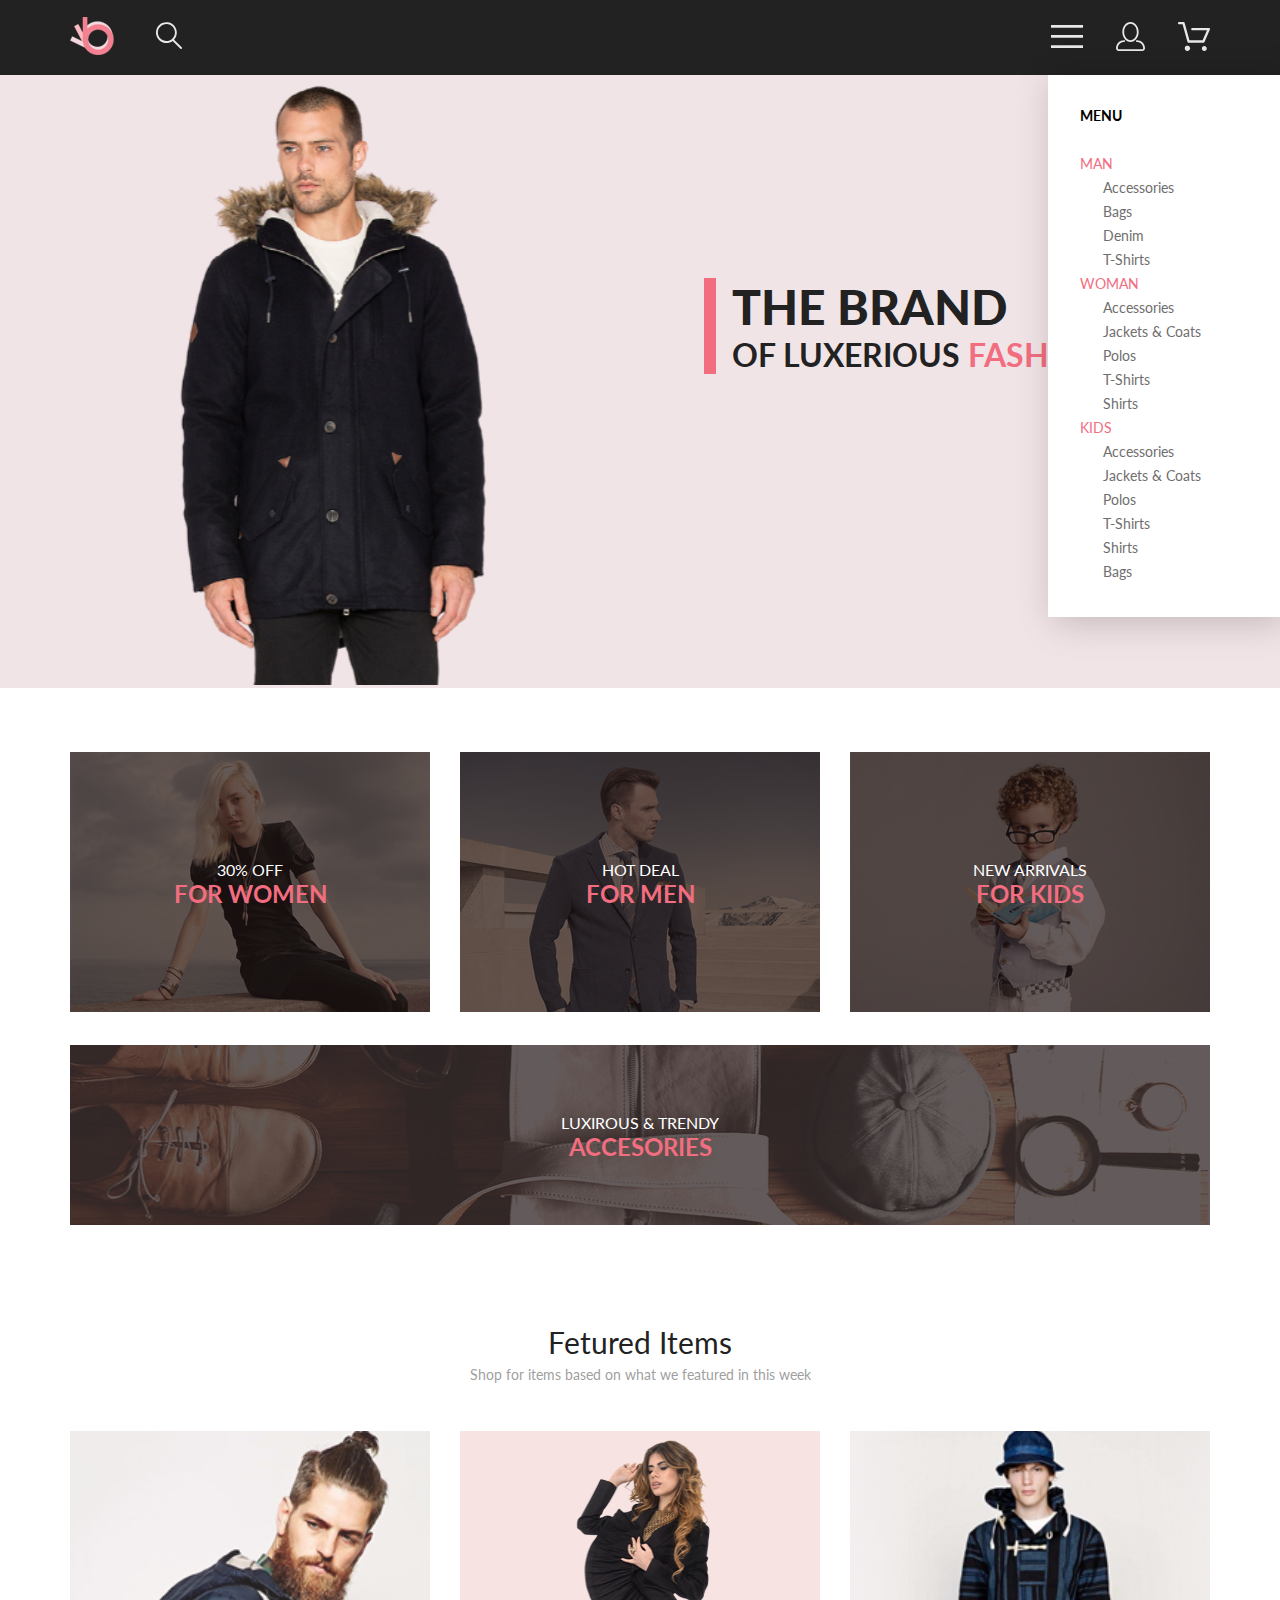
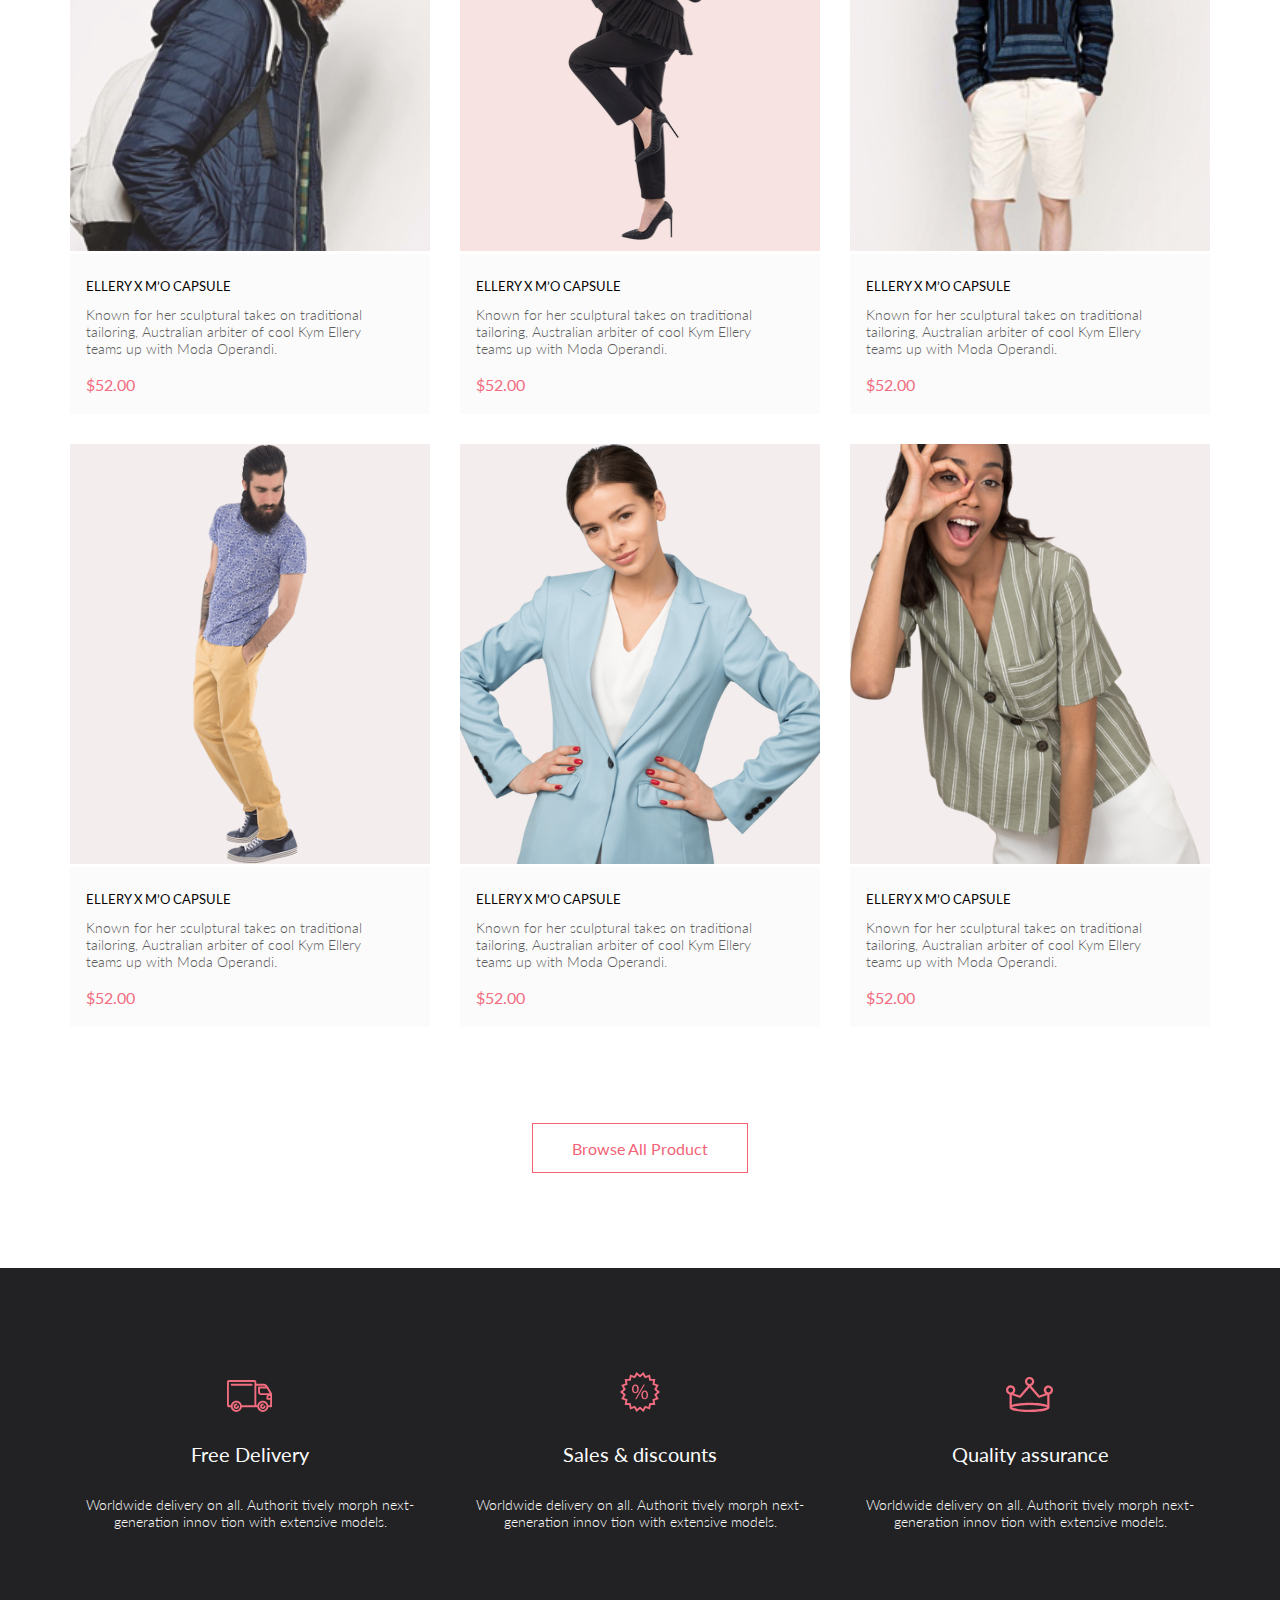
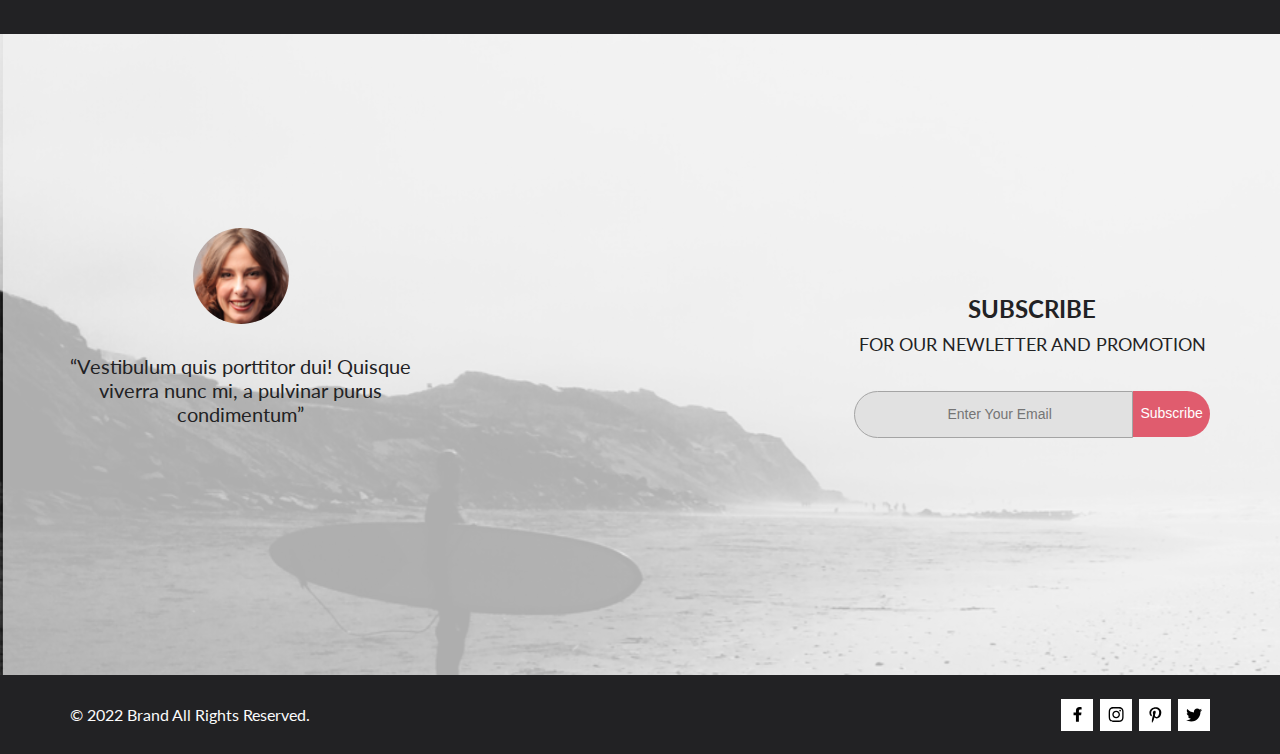
<file: index.html>
<!DOCTYPE html>
<html lang="en">

<head>
    <link rel="preconnect" href="https://fonts.googleapis.com">
    <link rel="preconnect" href="https://fonts.gstatic.com" crossorigin>
    <link href="https://fonts.googleapis.com/css2?family=Lato:wght@300;400;700;900&display=swap" rel="stylesheet">
    <meta charset="UTF-8">
    <meta http-equiv="X-UA-Compatible" content="IE=edge">
    <meta name="viewport" content="width=device-width, initial-scale=1.0">
    <title>internet_shop</title>
    <link rel="stylesheet" href="style.css">
</head>

<body>
    <div class="box-content">
        <header class="header center">
            <nav class="header_left">
                <a class="header_left_logo" href="index.html"><img src="img/header_left_logo.svg" alt="header_left_logo"></a>
                <a class="header_left_search" href="index.html"><img src="img/header_left_search.svg" alt="header_left_search"></a>
            </nav>
            <nav class="header_right">
                <label for="burger" class="burger"><img src="img/header_right_menu.svg" alt="burger-menu"></label>
                <input id="burger" type="checkbox">
                <nav class="nav">
                    <ul>
                        <li>
                            <h3 class="nav_head">MENU</h3>
                        </li>
                        <li><a class="nav_heading" href="#">MAN</a>
                        </li>
                        <li><a class="nav_text" href="#">Accessories</a></li>
                        <li><a class="nav_text" href="#">Bags</a></li>
                        <li><a class="nav_text" href="#">Denim</a></li>
                        <li><a class="nav_text" href="#">T-Shirts</a></li>
                        <li><a class="nav_heading" href="#">WOMAN</a></li>
                        <li><a class="nav_text" href="#">Accessories</a></li>
                        <li><a class="nav_text" href="#">Jackets & Coats</a></li>
                        <li><a class="nav_text" href="#">Polos</a></li>
                        <li><a class="nav_text" href="#">T-Shirts</a></li>
                        <li><a class="nav_text" href="#">Shirts</a></li>
                        <li><a class="nav_heading" href="#">KIDS</a></li>
                        <li><a class="nav_text" href="#">Accessories</a></li>
                        <li><a class="nav_text" href="#">Jackets & Coats</a></li>
                        <li><a class="nav_text" href="#">Polos</a></li>
                        <li><a class="nav_text" href="#">T-Shirts</a></li>
                        <li><a class="nav_text" href="#">Shirts</a></li>
                        <li><a class="nav_text" href="#">Bags</a></li>
                    </ul>
                </nav>
                <a class="header_right_registration" href="registration.html"><img src="img/header_right_registration.svg" alt="header_right_registration"></a>
                <a class="header_right_basket" href="cart.html"><img src="img/header_right_basket.svg" alt="header_right_basket"></a>
            </nav>

        </header>
        <main class="main">
            <section class="top__content center ">
                <div class="img_top "><img src="img/img_top.svg " alt="img_top "></div>
                <div class="top__info">

                    <div class="top__info_text">
                        <h1 class="title ">THE BRAND</h1>
                        <h2 class="subtitle ">OF LUXERIOUS <span class="colortext ">FASHION </span> </h2>
                    </div>
                </div>
            </section>

            <section class="sale center">
                <div class="sale__item"><img src="img/sale1.svg" alt="sale_img">
                    <div class="sale_content">
                        <p class="sale_text">30% OFF</p>
                        <h3 class="sale_title">FOR WOMEN</h3>

                    </div>
                </div>
                <div class="sale__item"><img src="img/sale2.svg" alt="sale_img">
                    <div class="sale_content">
                        <p class="sale_text">HOT DEAL</p>
                        <h3 class="sale_title">FOR MEN</h3>

                    </div>
                </div>
                <div class="sale__item"><img src="img/sale3.svg" alt="sale_img">
                    <div class="sale_content">
                        <p class="sale_text">NEW ARRIVALS</p>
                        <h3 class="sale_title">FOR KIDS</h3>

                    </div>
                </div>
                <div class="sale__item_big"><img class="img_item_big" src="img/sale4.svg" alt="sale_img">
                    <div class="sale_content">
                        <p class="sale_text">LUXIROUS & TRENDY</p>
                        <h3 class="sale_title">ACCESORIES</h3>
                    </div>



                </div>
            </section>
            <section class="product center">
                <h2 class="product_head ">Fetured Items</h2>
                <p class="product_text ">Shop for items based on what we featured in this week</p>
                <div class="product_all_content">
                    <div class="item_product "><img class="product_img" src="img/product1.svg" alt="product_img">
                        <div class="product_content">
                            <a href="product.html" class="product__title">ELLERY X M’O CAPSULE</a>
                            <p class="product_texting">Known for her sculptural takes on traditional tailoring, Australian arbiter of cool Kym Ellery teams up with Moda Operandi.</p>
                            <p class="product_price">$52.00</p>
                        </div>
                        <a href="#" class="product_add"><img class="img_add" width="26" height="24" src="img/product-hover.svg" alt="product-hover">Add to Cart</a>
                    </div>
                    <div class="item_product "><img class="product_img" src="img/product2.svg " alt="product_img ">
                        <div class="product_content ">
                            <a href="product.html" class="product__title">ELLERY X M’O CAPSULE</a>
                            <p class="product_texting">Known for her sculptural takes on traditional tailoring, Australian arbiter of cool Kym Ellery teams up with Moda Operandi.</p>
                            <p class="product_price">$52.00</p>
                        </div>
                        <a href="#" class="product_add"><img class="img_add" width="26" height="24" src="img/product-hover.svg" alt="product-hover">Add to Cart</a>
                    </div>
                    <div class="item_product "><img class="product_img" src="img/product3.svg " alt="product_img ">
                        <div class="product_content ">
                            <a href="product.html" class="product__title">ELLERY X M’O CAPSULE</a>

                            <p class="product_texting">Known for her sculptural takes on traditional tailoring, Australian arbiter of cool Kym Ellery teams up with Moda Operandi.</p>
                            <p class="product_price">$52.00</p>
                        </div>
                        <a href="#" class="product_add"><img class="img_add" width="26" height="24" src="img/product-hover.svg" alt="product-hover">Add to Cart</a>
                    </div>
                    <div class="item_product "><img class="product_img" src="img/product4.svg " alt="product_img ">
                        <div class="product_content ">
                            <a href="product.html" class="product__title">ELLERY X M’O CAPSULE</a>
                            <p class="product_texting">Known for her sculptural takes on traditional tailoring, Australian arbiter of cool Kym Ellery teams up with Moda Operandi.</p>
                            <p class="product_price">$52.00</p>
                        </div>
                        <a href="#" class="product_add"><img class="img_add" width="26" height="24" src="img/product-hover.svg" alt="product-hover">Add to Cart</a>
                    </div>
                    <div class="item_product "><img class="product_img" src="img/product5.svg " alt="product_img ">
                        <div class="product_content ">
                            <a href="product.html" class="product__title">ELLERY X M’O CAPSULE</a>
                            <p class="product_texting">Known for her sculptural takes on traditional tailoring, Australian arbiter of cool Kym Ellery teams up with Moda Operandi.</p>
                            <p class="product_price">$52.00</p>
                        </div>
                        <a href="#" class="product_add"><img class="img_add" width="26" height="24" src="img/product-hover.svg" alt="product-hover">Add to Cart</a>
                    </div>
                    <div class="item_product ">
                        <img class="product_img" src="img/product6.svg " alt="product_img ">
                        <div class="product_content ">
                            <a href="product.html" class="product__title">ELLERY X M’O CAPSULE</a>
                            <p class="product_texting">Known for her sculptural takes on traditional tailoring, Australian arbiter of cool Kym Ellery teams up with Moda Operandi.</p>
                            <p class="product_price">$52.00</p>
                        </div>
                        <a href="#" class="product_add"><img class="img_add" width="26" height="24" src="img/product-hover.svg" alt="product-hover">Add to Cart</a>

                    </div>
                </div>

            </section>
            <div class="btn center">
                <a href="catalog.html" class="button_link">Browse All Product</a>
            </div>

            <section class="advantages center">
                <div class="advantages__item">
                    <img src="img/advantages_img1.svg" alt="advantages">
                    <h3 class="advantages_heading">Free Delivery</h3>
                    <p class="advantages_text">Worldwide delivery on all. Authorit tively morph next-generation innov tion with extensive models.</p>
                </div>
                <div class="advantages__item">
                    <img src="img/advantages_img2.svg" alt="advantages">
                    <h3 class="advantages_heading">Sales & discounts</h3>
                    <p class="advantages_text">Worldwide delivery on all. Authorit tively morph next-generation innov tion with extensive models.</p>
                </div>
                <div class="advantages__item">
                    <img src="img/advantages_img3.svg" alt="advantages">
                    <h3 class="advantages_heading">Quality assurance</h3>
                    <p class="advantages_text">Worldwide delivery on all. Authorit tively morph next-generation innov tion with extensive models.</p>
                </div>
            </section>
            <section class="footer_subscribe center">
                <div class="footer_subscribe_item">
                    <img class="footer_subscribe_img" src="img/footer_subscribe.svg" alt="footer_subscribe_img ">
                    <p class="footer_subscribe_text ">“Vestibulum quis porttitor dui! Quisque
                        <br> viverra nunc mi, a pulvinar purus
                        <br> condimentum”</p>
                </div>
                <div class="footer_subscribe_item ">
                    <h2 class="footer_subscribe_title ">SUBSCRIBE </h2>
                    <h3 class="footer_subscribe_subtitle ">FOR OUR NEWLETTER AND PROMOTION
                    </h3>
                    <form action="#" class="subscribe_form">
                        <input class="subscribe_input" type="email" required placeholder="Enter Your Email ">
                        <button class="subscribe_btn" type="submit">Subscribe</button>
                    </form>
                </div>
            </section>
        </main>
        <footer class="footer">
            <div class="footer_logo center">
                <p class="footer_logo_text ">© 2022 Brand All Rights Reserved.</p>
                <div class="footer_logo_icon ">
                    <a href="# " class="icon"><svg width="9" height="15" viewBox="0 0 9 15" fill="none" xmlns="http://www.w3.org/2000/svg">
                    <path d="M8.08827 8.28L8.50677 5.61602H5.89013V3.88729C5.89013 3.15847 6.25565 2.44806 7.42756 2.44806H8.61713V0.179975C8.61713 0.179975 7.53763 0 6.50551 0C4.35064 0 2.94211 1.27593 2.94211 3.5857V5.61602H0.546783V8.28H2.94211V14.72H5.89013V8.28H8.08827Z" fill="black"/>
                    </svg>
                    </a>
                    <a href="# " class="icon">
                        <svg width="16" height="15" viewBox="0 0 16 15" fill="none" xmlns="http://www.w3.org/2000/svg">
                        <path d="M8.1368 3.68159C6.02166 3.68159 4.31558 5.38491 4.31558 7.49663C4.31558 9.60835 6.02166 11.3117 8.1368 11.3117C10.2519 11.3117 11.958 9.60835 11.958 7.49663C11.958 5.38491 10.2519 3.68159 8.1368 3.68159ZM8.1368 9.9769C6.76994 9.9769 5.65251 8.8646 5.65251 7.49663C5.65251 6.12866 6.76661 5.01636 8.1368 5.01636C9.50698 5.01636 10.6211 6.12866 10.6211 7.49663C10.6211 8.8646 9.50366 9.9769 8.1368 9.9769ZM13.0056 3.52554C13.0056 4.02026 12.6065 4.41538 12.1143 4.41538C11.6188 4.41538 11.223 4.01694 11.223 3.52554C11.223 3.03413 11.6221 2.63569 12.1143 2.63569C12.6065 2.63569 13.0056 3.03413 13.0056 3.52554ZM15.5365 4.42866C15.4799 3.23667 15.2072 2.18081 14.3326 1.31089C13.4612 0.440967 12.4037 0.168701 11.2097 0.108936C9.97923 0.039209 6.29104 0.039209 5.06053 0.108936C3.86994 0.165381 2.81236 0.437646 1.93771 1.30757C1.06305 2.17749 0.793669 3.23335 0.733807 4.42534C0.663967 5.65386 0.663967 9.33608 0.733807 10.5646C0.790343 11.7566 1.06305 12.8124 1.93771 13.6824C2.81236 14.5523 3.86661 14.8246 5.06053 14.8843C6.29104 14.9541 9.97923 14.9541 11.2097 14.8843C12.4037 14.8279 13.4612 14.5556 14.3326 13.6824C15.2039 12.8124 15.4766 11.7566 15.5365 10.5646C15.6063 9.33608 15.6063 5.65718 15.5365 4.42866ZM13.9468 11.8828C13.6874 12.5335 13.1852 13.0349 12.53 13.2972C11.549 13.6857 9.22097 13.596 8.1368 13.596C7.05262 13.596 4.72131 13.6824 3.74356 13.2972C3.09172 13.0382 2.58954 12.5369 2.32681 11.8828C1.93771 10.9033 2.0275 8.57905 2.0275 7.49663C2.0275 6.41421 1.94103 4.08667 2.32681 3.1105C2.58622 2.45972 3.0884 1.95835 3.74356 1.69604C4.72464 1.30757 7.05262 1.39722 8.1368 1.39722C9.22097 1.39722 11.5523 1.31089 12.53 1.69604C13.1819 1.95503 13.6841 2.4564 13.9468 3.1105C14.3359 4.08999 14.2461 6.41421 14.2461 7.49663C14.2461 8.57905 14.3359 10.9066 13.9468 11.8828Z" fill="black"/>
                        </svg>
                    </a>
                    <a href="# " class="icon">
                        <svg width="13" height="16" viewBox="0 0 13 16" fill="none" xmlns="http://www.w3.org/2000/svg">
                        <path d="M6.74017 0.203125C3.55549 0.203125 0.408051 2.34063 0.408051 5.8C0.408051 8 1.63723 9.25 2.38218 9.25C2.68948 9.25 2.8664 8.3875 2.8664 8.14375C2.8664 7.85313 2.13076 7.23438 2.13076 6.025C2.13076 3.5125 4.03039 1.73125 6.48875 1.73125C8.60256 1.73125 10.167 2.94062 10.167 5.1625C10.167 6.82187 9.50581 9.93437 7.36407 9.93437C6.59118 9.93437 5.93003 9.37187 5.93003 8.56563C5.93003 7.38438 6.74948 6.24062 6.74948 5.02187C6.74948 2.95312 3.83484 3.32812 3.83484 5.82812C3.83484 6.35313 3.90003 6.93437 4.13283 7.4125C3.70448 9.26875 2.82915 12.0344 2.82915 13.9469C2.82915 14.5375 2.91296 15.1188 2.96883 15.7094C3.07437 15.8281 3.0216 15.8156 3.18301 15.7563C4.74741 13.6 4.69154 13.1781 5.39925 10.3562C5.78104 11.0875 6.7681 11.4812 7.55031 11.4812C10.8467 11.4812 12.3273 8.24688 12.3273 5.33125C12.3273 2.22813 9.66412 0.203125 6.74017 0.203125Z" fill="black"/>
                        </svg>
                    </a>
                    <a href="# " class="icon">
                        <svg width="17" height="14" viewBox="0 0 17 14" fill="none" xmlns="http://www.w3.org/2000/svg">
                        <path d="M14.4181 3.741C14.4281 3.88313 14.4281 4.02529 14.4281 4.16741C14.4281 8.50241 11.1509 13.4973 5.16096 13.4973C3.31558 13.4973 1.60132 12.9593 0.159302 12.0253C0.421495 12.0557 0.673569 12.0659 0.94585 12.0659C2.46851 12.0659 3.8702 11.5481 4.98953 10.6649C3.5576 10.6344 2.3576 9.69025 1.94415 8.39075C2.14585 8.42119 2.34751 8.4415 2.5593 8.4415C2.85172 8.4415 3.14418 8.40088 3.41643 8.32985C1.92401 8.02525 0.80465 6.70547 0.80465 5.11157V5.07097C1.23825 5.31463 1.74249 5.46691 2.2769 5.48719C1.39959 4.89835 0.824826 3.89329 0.824826 2.75622C0.824826 2.1471 0.98614 1.58872 1.26851 1.10141C2.87187 3.09125 5.28195 4.39072 7.98443 4.53288C7.93403 4.28922 7.90376 4.03544 7.90376 3.78163C7.90376 1.9745 9.35586 0.502441 11.1609 0.502441C12.0987 0.502441 12.9457 0.898379 13.5407 1.53797C14.2768 1.39585 14.9827 1.12172 15.6079 0.746098C15.3659 1.50754 14.8516 2.14713 14.176 2.55319C14.8315 2.48216 15.4668 2.29938 16.0516 2.0456C15.608 2.69532 15.0533 3.27397 14.4181 3.741Z" fill="black"/>
                        </svg>
                    </a>
                </div>
            </div>
        </footer>
    </div>


</body>

</html>
</file>
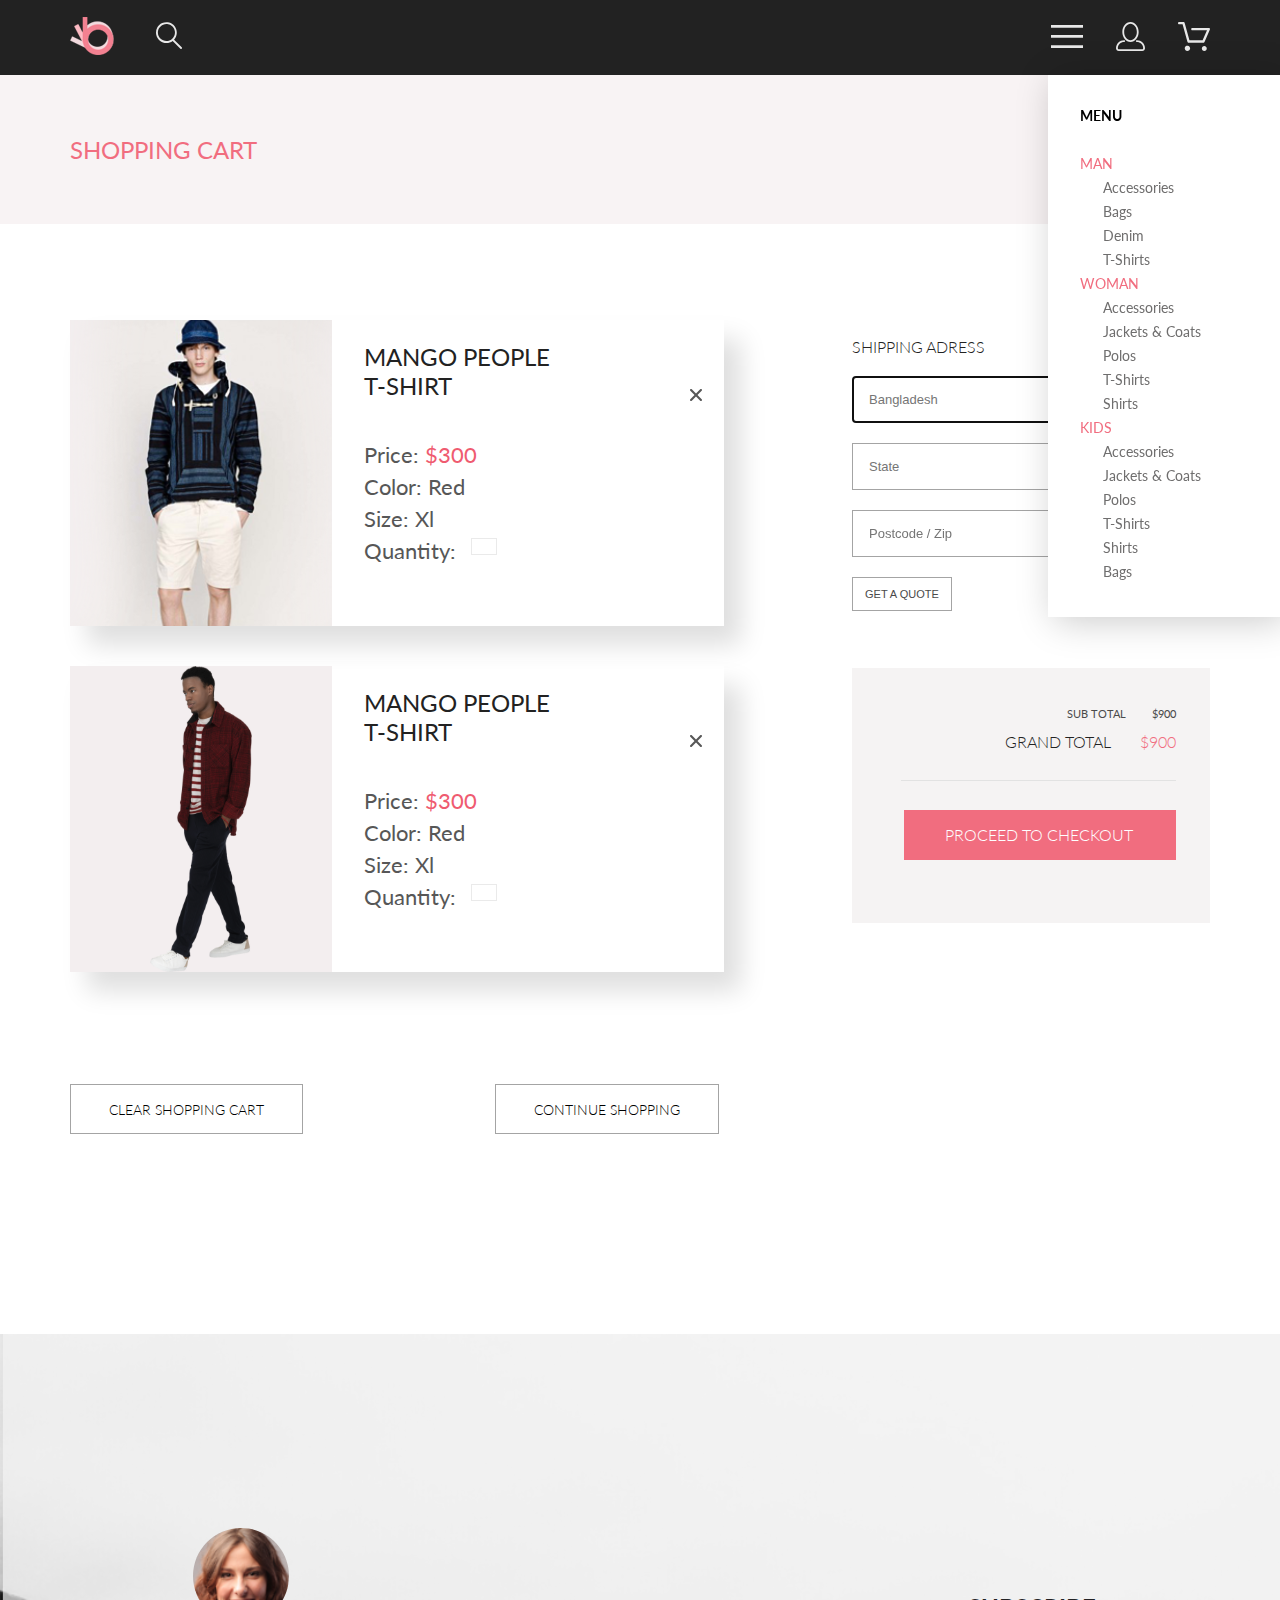
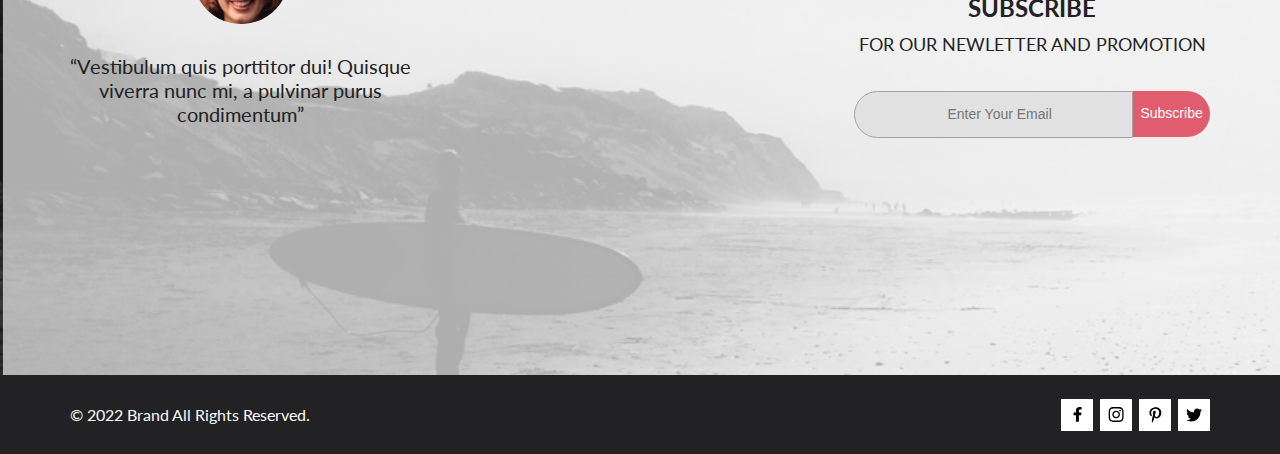
<file: cart.html>
<!DOCTYPE html>
<html lang="en">

<head>
    <link rel="preconnect" href="https://fonts.googleapis.com">
    <link rel="preconnect" href="https://fonts.gstatic.com" crossorigin>
    <link href="https://fonts.googleapis.com/css2?family=Lato:wght@300;400;700;900&display=swap" rel="stylesheet">
    <meta charset="UTF-8">
    <meta http-equiv="X-UA-Compatible" content="IE=edge">
    <meta name="viewport" content="width=device-width, initial-scale=1.0">
    <title>cart</title>
    <link rel="stylesheet" href="style.css">
</head>

<body>
    <div class="box-content">
        <header class="header center">
            <nav class="header_left">
                <a class="header_left_logo" href="index.html"><img src="img/header_left_logo.svg" alt="header_left_logo"></a>
                <a class="header_left_search" href="index.html"><img src="img/header_left_search.svg" alt="header_left_search"></a>
            </nav>
            <nav class="header_right">
                <label for="burger" class="burger"><img src="img/header_right_menu.svg" alt="burger-menu"></label>
                <input id="burger" type="checkbox">
                <nav class="nav">
                    <ul>
                        <li>
                            <h3 class="nav_head">MENU</h3>
                        </li>
                        <li><a class="nav_heading" href="#">MAN</a>
                        </li>
                        <li><a class="nav_text" href="#">Accessories</a></li>
                        <li><a class="nav_text" href="#">Bags</a></li>
                        <li><a class="nav_text" href="#">Denim</a></li>
                        <li><a class="nav_text" href="#">T-Shirts</a></li>
                        <li><a class="nav_heading" href="#">WOMAN</a></li>
                        <li><a class="nav_text" href="#">Accessories</a></li>
                        <li><a class="nav_text" href="#">Jackets & Coats</a></li>
                        <li><a class="nav_text" href="#">Polos</a></li>
                        <li><a class="nav_text" href="#">T-Shirts</a></li>
                        <li><a class="nav_text" href="#">Shirts</a></li>
                        <li><a class="nav_heading" href="#">KIDS</a></li>
                        <li><a class="nav_text" href="#">Accessories</a></li>
                        <li><a class="nav_text" href="#">Jackets & Coats</a></li>
                        <li><a class="nav_text" href="#">Polos</a></li>
                        <li><a class="nav_text" href="#">T-Shirts</a></li>
                        <li><a class="nav_text" href="#">Shirts</a></li>
                        <li><a class="nav_text" href="#">Bags</a></li>
                    </ul>
                </nav>
                <a class="header_right_registration" href="registration.html"><img src="img/header_right_registration.svg" alt="header_right_registration"></a>
                <a class="header_right_basket" href="cart.html"><img src="img/header_right_basket.svg" alt="header_right_basket"></a>
            </nav>

        </header>
        <main>
            <section class="cart_text center">
                <h1 class="cart_text_name">SHOPPING CART</h1>
            </section>
            <section class="shopping center">
                <div class="shopping__product">
                    <div class="shopping__product_item">
                        <img class="shopping_product_img" src="img/shopping1.svg" alt="">
                        <div class="shopping_product_head">
                            <div class="shopping__product_content">
                                <div class="shopping__product_link"> <a class="shopping__product_heading" href="#">MANGO PEOPLE  T-SHIRT</a></div>
                                <div class="closeModal"><button class="closeModal_btn"><img src="img/shopping_x.svg" alt="">
                                </button></div>
                            </div>
                            <div class="shopping__product_about">
                                <p class="shopping__product_text">Price:&nbsp;<span class="shopping_product_text_color">$300</span> </p>
                                <p class="shopping__product_text">Color: Red</p>
                                <p class="shopping__product_text">Size: Xl </p>
                                <form class="shopping__product_text" action="#">Quantity: <input min="1" type="number" required></form>
                            </div>
                        </div>
                    </div>
                    <div class="shopping__product_item">
                        <img class="shopping_product_img" src="img/shopping2.svg" alt="">
                        <div class="shopping_product_head">
                            <div class="shopping__product_content">
                                <div class="shopping__product_link"> <a class="shopping__product_heading" href="#">MANGO PEOPLE  T-SHIRT</a></div>
                                <div class="closeModal"><button class="closeModal_btn"><img src="img/shopping_x.svg" alt="">
                            </button></div>
                            </div>

                            <div class="shopping__product_about">
                                <p class="shopping__product_text">Price:&nbsp;<span class="shopping_product_text_color">$300</span> </p>
                                <p class="shopping__product_text">Color: Red</p>
                                <p class="shopping__product_text">Size: Xl </p>
                                <form class="shopping__product_text" action="#">Quantity: <input min="1" type="number" required></form>
                            </div>
                        </div>
                    </div>
                    <div class="shopping__product_button ">
                        <a href="#" class="shopping__product_btn">CLEAR SHOPPING CART</a>
                        <a href="#" class="shopping__product_btn">CONTINUE SHOPPING</a>
                    </div>

                </div>
                <div class="shopping__form">

                    <form class="shopping__form_input" action="#">
                        <h1 class="shopping__form_title">SHIPPING ADRESS</h1>
                        <p class="shopping__form_text"><input type="text" autofocus required placeholder="Bangladesh"></p>
                        <p class="shopping__form_text"><input type="text" required placeholder="State"></p>
                        <p class="shopping__form_text"><input type="text" required placeholder="Postcode / Zip"></p>
                        <button class="shopping__form_btn" type="submit">GET A QUOTE</button>
                    </form>
                    <div class="shopping__form_check">
                        <div class="shopping__form_subtotal">
                            <p class="shopping__form_subtitle">SUB TOTAL</p>
                            <p class="shopping__form_subprice">$900</p>
                        </div>
                        <div class="shopping__form_grandtotal">
                            <p class="shopping__form_grandtitle">GRAND TOTAL</p>
                            <p class="shopping__form_grandprice">$900</p>
                            <div class="shopping_form_line"></div>
                            <a href="#" class="shopping__form_btn2">PROCEED TO CHECKOUT</a></div>
                    </div>
                </div>
            </section>
            <section class="footer_subscribe center">
                <div class="footer_subscribe_item">
                    <img class="footer_subscribe_img" src="img/footer_subscribe.svg" alt="footer_subscribe_img ">
                    <p class="footer_subscribe_text ">“Vestibulum quis porttitor dui! Quisque
                        <br> viverra nunc mi, a pulvinar purus
                        <br> condimentum”</p>
                </div>
                <div class="footer_subscribe_item ">
                    <h2 class="footer_subscribe_title ">SUBSCRIBE </h2>
                    <h3 class="footer_subscribe_subtitle ">FOR OUR NEWLETTER AND PROMOTION
                    </h3>
                    <form action="#" class="subscribe_form">
                        <input class="subscribe_input" type="email" required placeholder="Enter Your Email ">
                        <button class="subscribe_btn" type="submit">Subscribe</button>
                    </form>
                </div>
            </section>
        </main>
        <footer class="footer">
            <div class="footer_logo center">
                <p class="footer_logo_text ">© 2022 Brand All Rights Reserved.</p>
                <div class="footer_logo_icon ">
                    <a href="# " class="icon"><svg width="9" height="15" viewBox="0 0 9 15" fill="none" xmlns="http://www.w3.org/2000/svg">
                    <path d="M8.08827 8.28L8.50677 5.61602H5.89013V3.88729C5.89013 3.15847 6.25565 2.44806 7.42756 2.44806H8.61713V0.179975C8.61713 0.179975 7.53763 0 6.50551 0C4.35064 0 2.94211 1.27593 2.94211 3.5857V5.61602H0.546783V8.28H2.94211V14.72H5.89013V8.28H8.08827Z" fill="black"/>
                    </svg>
                    </a>
                    <a href="# " class="icon">
                        <svg width="16" height="15" viewBox="0 0 16 15" fill="none" xmlns="http://www.w3.org/2000/svg">
                        <path d="M8.1368 3.68159C6.02166 3.68159 4.31558 5.38491 4.31558 7.49663C4.31558 9.60835 6.02166 11.3117 8.1368 11.3117C10.2519 11.3117 11.958 9.60835 11.958 7.49663C11.958 5.38491 10.2519 3.68159 8.1368 3.68159ZM8.1368 9.9769C6.76994 9.9769 5.65251 8.8646 5.65251 7.49663C5.65251 6.12866 6.76661 5.01636 8.1368 5.01636C9.50698 5.01636 10.6211 6.12866 10.6211 7.49663C10.6211 8.8646 9.50366 9.9769 8.1368 9.9769ZM13.0056 3.52554C13.0056 4.02026 12.6065 4.41538 12.1143 4.41538C11.6188 4.41538 11.223 4.01694 11.223 3.52554C11.223 3.03413 11.6221 2.63569 12.1143 2.63569C12.6065 2.63569 13.0056 3.03413 13.0056 3.52554ZM15.5365 4.42866C15.4799 3.23667 15.2072 2.18081 14.3326 1.31089C13.4612 0.440967 12.4037 0.168701 11.2097 0.108936C9.97923 0.039209 6.29104 0.039209 5.06053 0.108936C3.86994 0.165381 2.81236 0.437646 1.93771 1.30757C1.06305 2.17749 0.793669 3.23335 0.733807 4.42534C0.663967 5.65386 0.663967 9.33608 0.733807 10.5646C0.790343 11.7566 1.06305 12.8124 1.93771 13.6824C2.81236 14.5523 3.86661 14.8246 5.06053 14.8843C6.29104 14.9541 9.97923 14.9541 11.2097 14.8843C12.4037 14.8279 13.4612 14.5556 14.3326 13.6824C15.2039 12.8124 15.4766 11.7566 15.5365 10.5646C15.6063 9.33608 15.6063 5.65718 15.5365 4.42866ZM13.9468 11.8828C13.6874 12.5335 13.1852 13.0349 12.53 13.2972C11.549 13.6857 9.22097 13.596 8.1368 13.596C7.05262 13.596 4.72131 13.6824 3.74356 13.2972C3.09172 13.0382 2.58954 12.5369 2.32681 11.8828C1.93771 10.9033 2.0275 8.57905 2.0275 7.49663C2.0275 6.41421 1.94103 4.08667 2.32681 3.1105C2.58622 2.45972 3.0884 1.95835 3.74356 1.69604C4.72464 1.30757 7.05262 1.39722 8.1368 1.39722C9.22097 1.39722 11.5523 1.31089 12.53 1.69604C13.1819 1.95503 13.6841 2.4564 13.9468 3.1105C14.3359 4.08999 14.2461 6.41421 14.2461 7.49663C14.2461 8.57905 14.3359 10.9066 13.9468 11.8828Z" fill="black"/>
                        </svg>
                    </a>
                    <a href="# " class="icon">
                        <svg width="13" height="16" viewBox="0 0 13 16" fill="none" xmlns="http://www.w3.org/2000/svg">
                        <path d="M6.74017 0.203125C3.55549 0.203125 0.408051 2.34063 0.408051 5.8C0.408051 8 1.63723 9.25 2.38218 9.25C2.68948 9.25 2.8664 8.3875 2.8664 8.14375C2.8664 7.85313 2.13076 7.23438 2.13076 6.025C2.13076 3.5125 4.03039 1.73125 6.48875 1.73125C8.60256 1.73125 10.167 2.94062 10.167 5.1625C10.167 6.82187 9.50581 9.93437 7.36407 9.93437C6.59118 9.93437 5.93003 9.37187 5.93003 8.56563C5.93003 7.38438 6.74948 6.24062 6.74948 5.02187C6.74948 2.95312 3.83484 3.32812 3.83484 5.82812C3.83484 6.35313 3.90003 6.93437 4.13283 7.4125C3.70448 9.26875 2.82915 12.0344 2.82915 13.9469C2.82915 14.5375 2.91296 15.1188 2.96883 15.7094C3.07437 15.8281 3.0216 15.8156 3.18301 15.7563C4.74741 13.6 4.69154 13.1781 5.39925 10.3562C5.78104 11.0875 6.7681 11.4812 7.55031 11.4812C10.8467 11.4812 12.3273 8.24688 12.3273 5.33125C12.3273 2.22813 9.66412 0.203125 6.74017 0.203125Z" fill="black"/>
                        </svg>
                    </a>
                    <a href="# " class="icon">
                        <svg width="17" height="14" viewBox="0 0 17 14" fill="none" xmlns="http://www.w3.org/2000/svg">
                        <path d="M14.4181 3.741C14.4281 3.88313 14.4281 4.02529 14.4281 4.16741C14.4281 8.50241 11.1509 13.4973 5.16096 13.4973C3.31558 13.4973 1.60132 12.9593 0.159302 12.0253C0.421495 12.0557 0.673569 12.0659 0.94585 12.0659C2.46851 12.0659 3.8702 11.5481 4.98953 10.6649C3.5576 10.6344 2.3576 9.69025 1.94415 8.39075C2.14585 8.42119 2.34751 8.4415 2.5593 8.4415C2.85172 8.4415 3.14418 8.40088 3.41643 8.32985C1.92401 8.02525 0.80465 6.70547 0.80465 5.11157V5.07097C1.23825 5.31463 1.74249 5.46691 2.2769 5.48719C1.39959 4.89835 0.824826 3.89329 0.824826 2.75622C0.824826 2.1471 0.98614 1.58872 1.26851 1.10141C2.87187 3.09125 5.28195 4.39072 7.98443 4.53288C7.93403 4.28922 7.90376 4.03544 7.90376 3.78163C7.90376 1.9745 9.35586 0.502441 11.1609 0.502441C12.0987 0.502441 12.9457 0.898379 13.5407 1.53797C14.2768 1.39585 14.9827 1.12172 15.6079 0.746098C15.3659 1.50754 14.8516 2.14713 14.176 2.55319C14.8315 2.48216 15.4668 2.29938 16.0516 2.0456C15.608 2.69532 15.0533 3.27397 14.4181 3.741Z" fill="black"/>
                        </svg>
                    </a>
                </div>
            </div>
        </footer>
    </div>
</body>

</html>
</file>
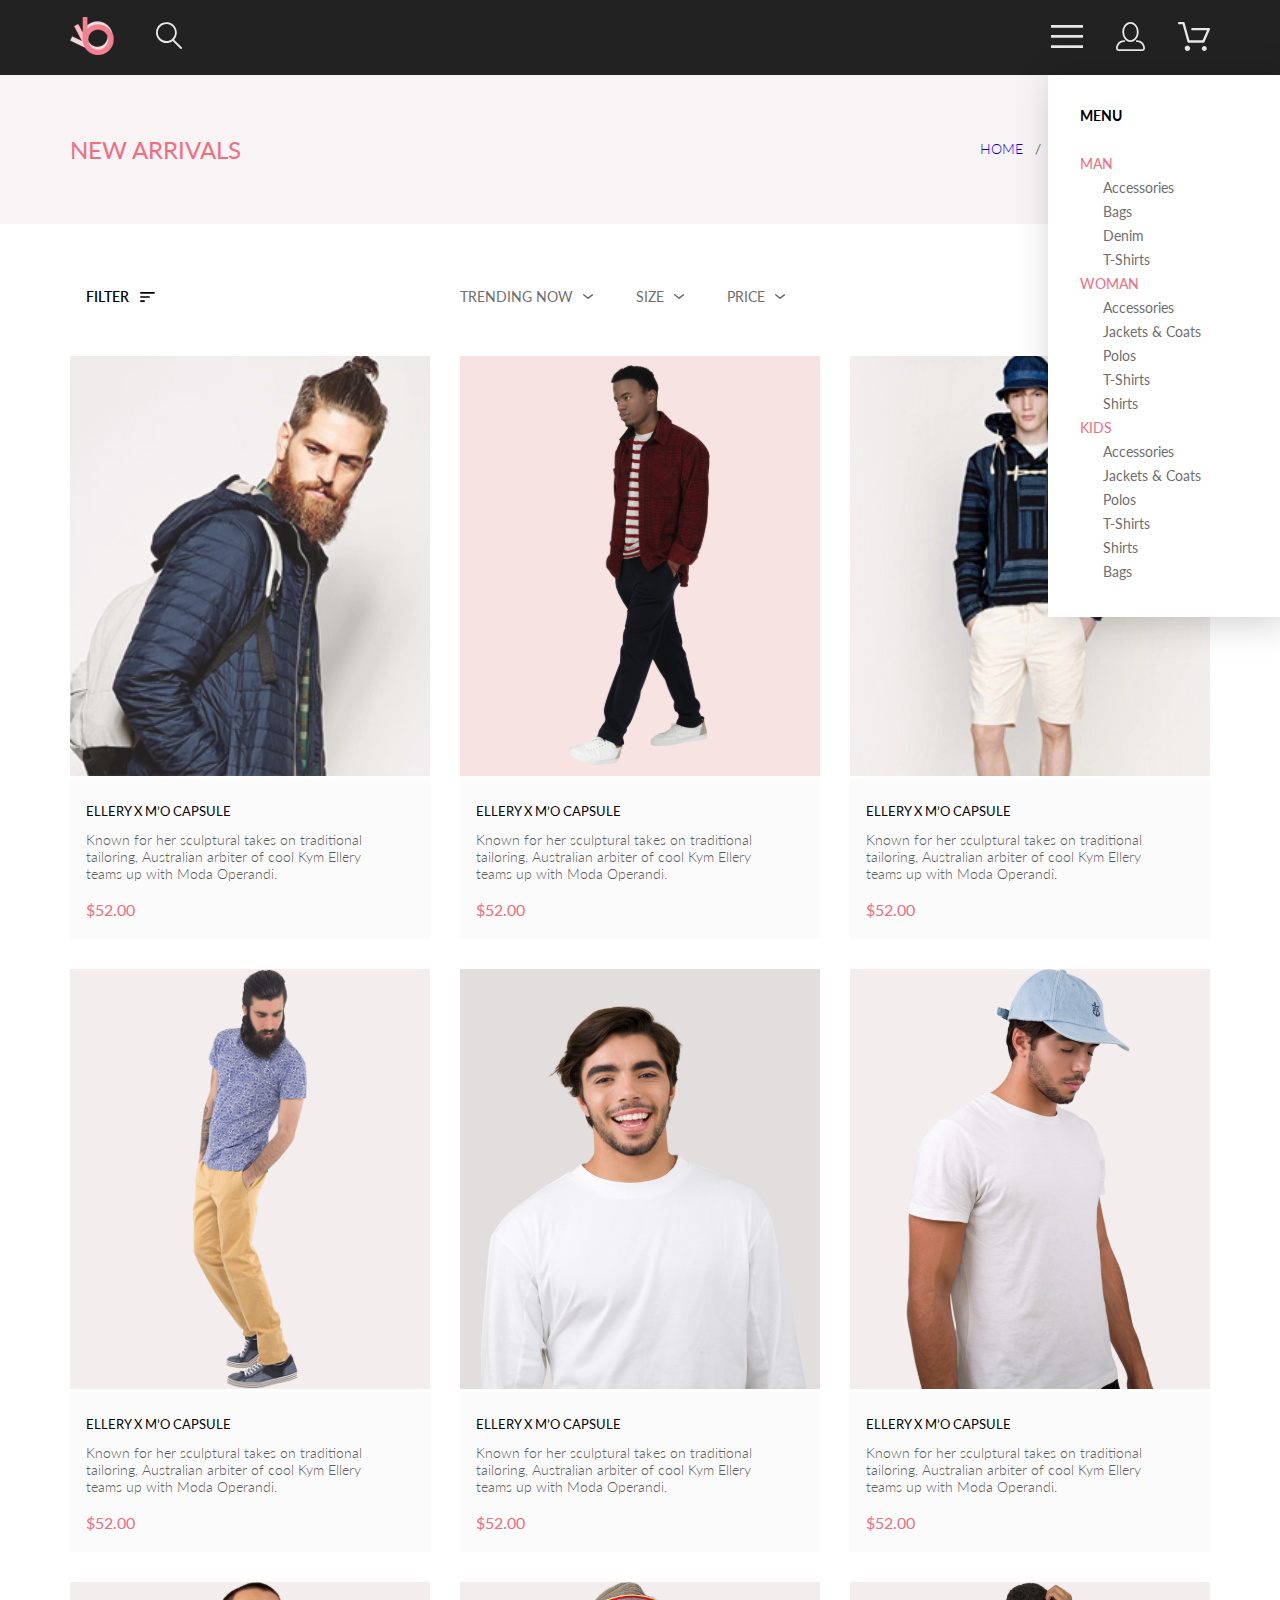
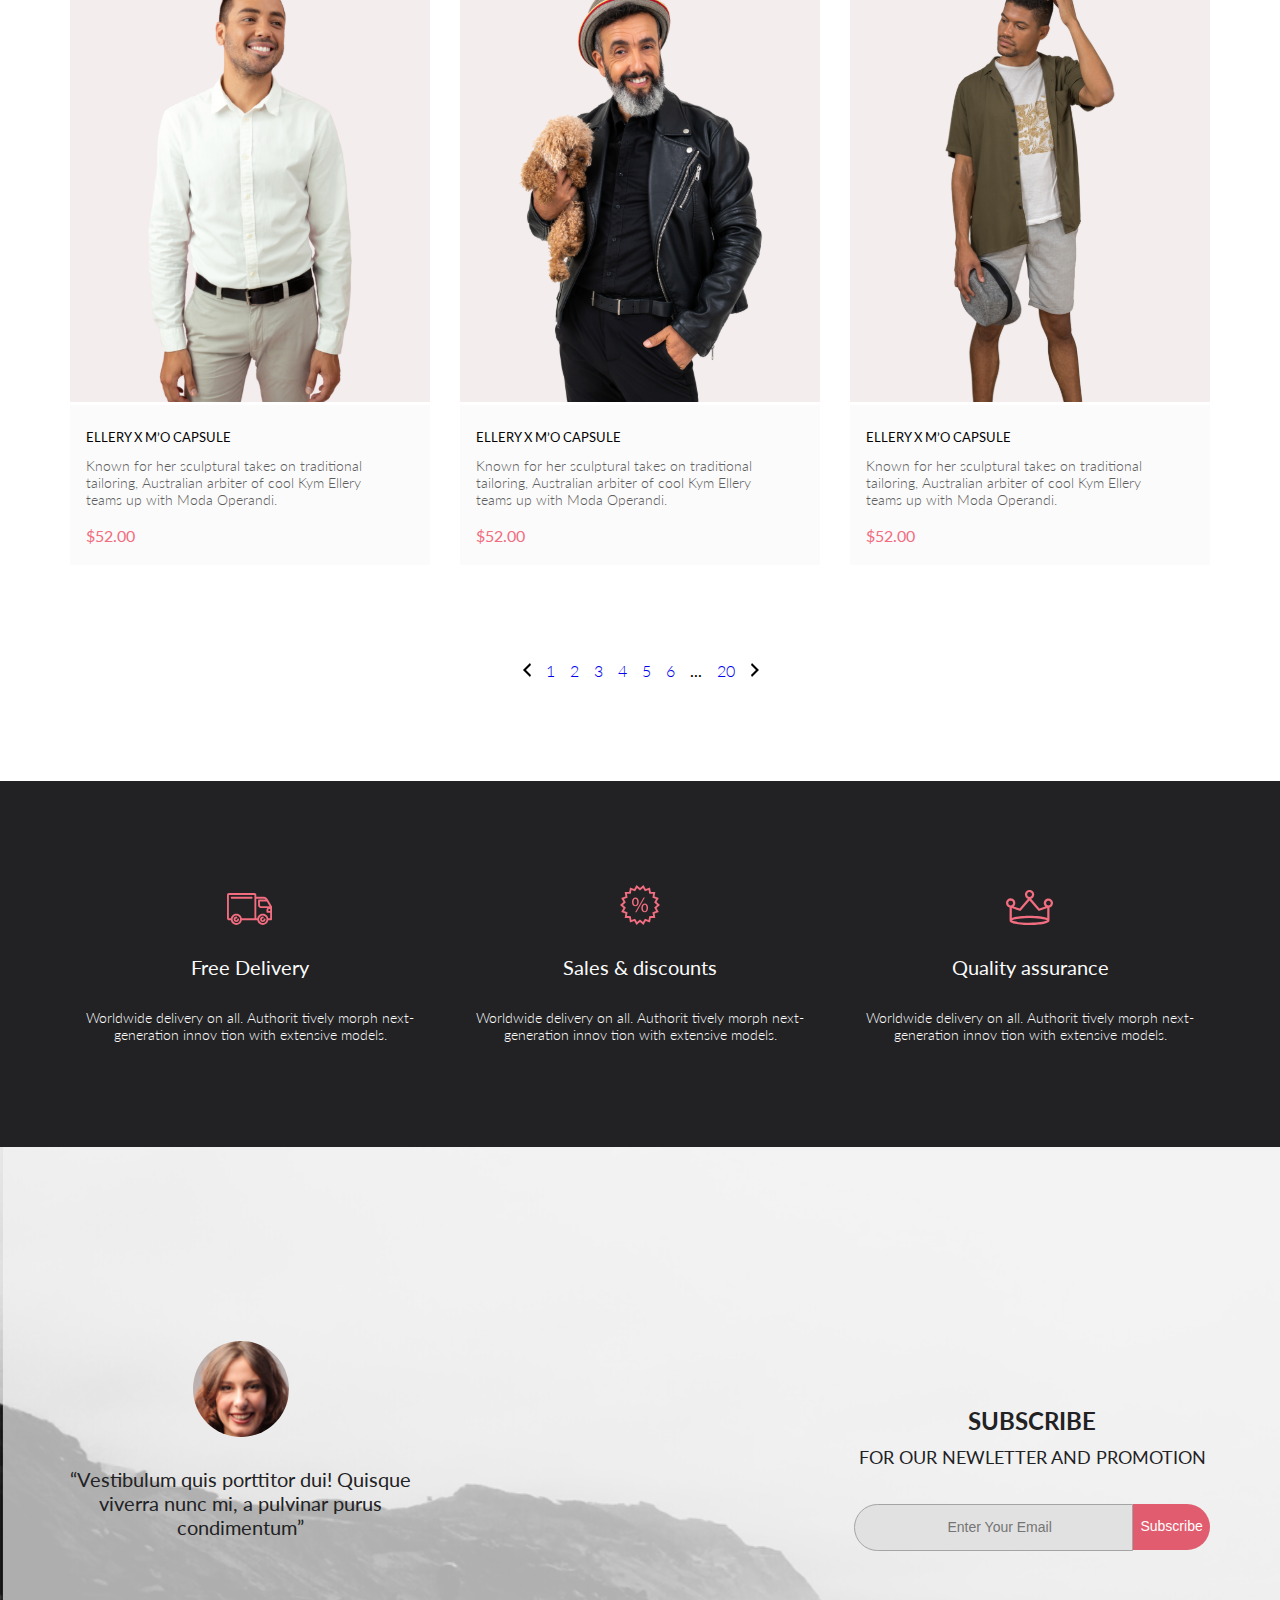
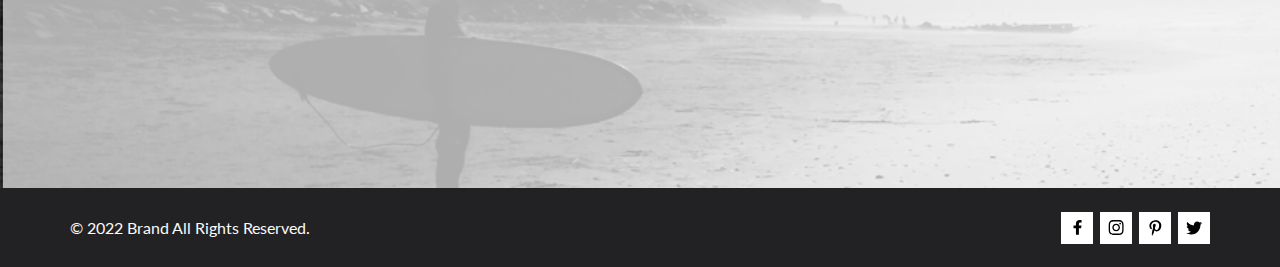
<file: catalog.html>
<!DOCTYPE html>
<html lang="en">

<head>
    <link rel="preconnect" href="https://fonts.googleapis.com">
    <link rel="preconnect" href="https://fonts.gstatic.com" crossorigin>
    <link href="https://fonts.googleapis.com/css2?family=Lato:wght@300;400;700;900&display=swap" rel="stylesheet">
    <meta charset="UTF-8">
    <meta http-equiv="X-UA-Compatible" content="IE=edge">
    <meta name="viewport" content="width=device-width, initial-scale=1.0">
    <title>catalog</title>
    <link rel="stylesheet" href="style.css">
</head>

<body>
    <div class="box-content">
        <header class="header center">
            <nav class="header_left">
                <a class="header_left_logo" href="index.html"><img src="img/header_left_logo.svg" alt="header_left_logo"></a>
                <a class="header_left_search" href="index.html"><img src="img/header_left_search.svg" alt="header_left_search"></a>
            </nav>
            <nav class="header_right">
                <label for="burger" class="burger"><img src="img/header_right_menu.svg" alt="burger-menu"></label>
                <input id="burger" type="checkbox">
                <nav class="nav">
                    <ul>
                        <li>
                            <h3 class="nav_head">MENU</h3>
                        </li>
                        <li><a class="nav_heading" href="#">MAN</a>
                        </li>
                        <li><a class="nav_text" href="#">Accessories</a></li>
                        <li><a class="nav_text" href="#">Bags</a></li>
                        <li><a class="nav_text" href="#">Denim</a></li>
                        <li><a class="nav_text" href="#">T-Shirts</a></li>
                        <li><a class="nav_heading" href="#">WOMAN</a></li>
                        <li><a class="nav_text" href="#">Accessories</a></li>
                        <li><a class="nav_text" href="#">Jackets & Coats</a></li>
                        <li><a class="nav_text" href="#">Polos</a></li>
                        <li><a class="nav_text" href="#">T-Shirts</a></li>
                        <li><a class="nav_text" href="#">Shirts</a></li>
                        <li><a class="nav_heading" href="#">KIDS</a></li>
                        <li><a class="nav_text" href="#">Accessories</a></li>
                        <li><a class="nav_text" href="#">Jackets & Coats</a></li>
                        <li><a class="nav_text" href="#">Polos</a></li>
                        <li><a class="nav_text" href="#">T-Shirts</a></li>
                        <li><a class="nav_text" href="#">Shirts</a></li>
                        <li><a class="nav_text" href="#">Bags</a></li>
                    </ul>
                </nav>
                <a class="header_right_registration" href="registration.html"><img src="img/header_right_registration.svg" alt="header_right_registration"></a>
                <a class="header_right_basket" href="cart.html"><img src="img/header_right_basket.svg" alt="header_right_basket"></a>
            </nav>

        </header>
        <main>
            <div class="top-head center">
                <h2 class="top-head__heading">NEW ARRIVALS</h2>
                <nav class="breadcrumbs">
                    <ul class="breadcrumbs__ul">
                        <li class="breadcrumbs__li"><a href="#" class="breadcrumbs__link"> HOME  </a></li>
                        <li class="breadcrumbs__li"><a href="#" class="breadcrumbs__link"> MEN  </a></li>
                        <li class="breadcrumbs__li"><a href="#" class="breadcrumbs__link"> NEW ARRIVALS  </a></li>
                    </ul>
                </nav>
            </div>
            <div class="filter-sort center">
                <details class="filter">
                    <summary class="filter__summary"><span class="filter__heading">FILTER</span>
                        <svg class="filter_svg" width="15" height="10" viewBox="0 0 15 10" fill="none" xmlns="http://www.w3.org/2000/svg">
                            <path d="M0.833333 10H4.16667C4.625 10 5 9.625 5 9.16667C5 8.70833 4.625 8.33333 4.16667 8.33333H0.833333C0.375 8.33333 0 8.70833 0 9.16667C0 9.625 0.375 10 0.833333 10ZM0 0.833333C0 1.29167 0.375 1.66667 0.833333 1.66667H14.1667C14.625 1.66667 15 1.29167 15 0.833333C15 0.375 14.625 0 14.1667 0H0.833333C0.375 0 0 0.375 0 0.833333ZM0.833333 5.83333H9.16667C9.625 5.83333 10 5.45833 10 5C10 4.54167 9.625 4.16667 9.16667 4.16667H0.833333C0.375 4.16667 0 4.54167 0 5C0 5.45833 0.375 5.83333 0.833333 5.83333Z" fill="black"/>
                            </svg>

                    </summary>
                    <div class="filter__content">
                        <details open class="filter__item">
                            <summary class="filter__head">CATEGORY</summary>
                            <div class="filter__link-box">
                                <a href="" class="filter__link">Accessories</a>
                                <a href="" class="filter__link">Bags</a>
                                <a href="" class="filter__link">Denim</a>
                                <a href="" class="filter__link">Hoodies & Sweatshirts</a>
                                <a href="" class="filter__link">Jackets & Coats</a>
                                <a href="" class="filter__link">Polos</a>
                                <a href="" class="filter__link">Shirts</a>
                                <a href="" class="filter__link">Shoes</a>
                                <a href="" class="filter__link">Sweaters & Knits</a>
                                <a href="" class="filter__link">T-Shirts</a>
                                <a href="" class="filter__link">Tanks</a></div>

                        </details>
                        <details class="filter__item">
                            <summary class="filter__head">BRAND</summary>
                            <div class="filter__link-box">
                                <a href="" class="filter__link">Accessories</a>
                                <a href="" class="filter__link">Bags</a>
                                <a href="" class="filter__link">Denim</a>
                                <a href="" class="filter__link">Hoodies & Sweatshirts</a>
                                <a href="" class="filter__link">Jackets & Coats</a>
                                <a href="" class="filter__link">Polos</a>
                                <a href="" class="filter__link">Shirts</a>
                                <a href="" class="filter__link">Shoes</a>
                                <a href="" class="filter__link">Sweaters & Knits</a>
                                <a href="" class="filter__link">T-Shirts</a>
                                <a href="" class="filter__link">Tanks</a></div>

                        </details>
                        <details class="filter__item">
                            <summary class="filter__head">DESIGNER</summary>
                            <div class="filter__link-box">
                                <a href="" class="filter__link">Accessories</a>
                                <a href="" class="filter__link">Bags</a>
                                <a href="" class="filter__link">Denim</a>
                                <a href="" class="filter__link">Hoodies & Sweatshirts</a>
                                <a href="" class="filter__link">Jackets & Coats</a>
                                <a href="" class="filter__link">Polos</a>
                                <a href="" class="filter__link">Shirts</a>
                                <a href="" class="filter__link">Shoes</a>
                                <a href="" class="filter__link">Sweaters & Knits</a>
                                <a href="" class="filter__link">T-Shirts</a>
                                <a href="" class="filter__link">Tanks</a></div>

                        </details>
                    </div>
                </details>
                <div class="sort">
                    <details class="sort__details">
                        <summary class="sort__summary"><span class="sort__heading">TRENDING NOW</span>
                            <svg width="11" height="6" viewBox="0 0 11 6" fill="none" xmlns="http://www.w3.org/2000/svg">
                            <path d="M5.00214 5.00214C4.83521 5.00247 4.67343 4.94433 4.54488 4.83782L0.258102 1.2655C0.112196 1.14422 0.0204417 0.969958 0.00302325 0.781035C-0.0143952 0.592112 0.0439493 0.404007 0.165221 0.258101C0.286493 0.112196 0.460759 0.0204417 0.649682 0.00302327C0.838605 -0.0143952 1.02671 0.043949 1.17262 0.165221L5.00214 3.36602L8.83167 0.279536C8.90475 0.220188 8.98884 0.175869 9.0791 0.149125C9.16937 0.122382 9.26403 0.113741 9.35764 0.1237C9.45126 0.133659 9.54198 0.162021 9.6246 0.207156C9.70722 0.252292 9.7801 0.313311 9.83906 0.386705C9.90449 0.460167 9.95405 0.546351 9.98462 0.639855C10.0152 0.733359 10.0261 0.83217 10.0167 0.930097C10.0073 1.02802 9.97784 1.12296 9.93005 1.20895C9.88227 1.29494 9.81723 1.37013 9.73904 1.42982L5.45225 4.88068C5.32002 4.97036 5.16154 5.01312 5.00214 5.00214Z" fill="#6F6E6E"/>
                            </svg>
                        </summary>
                    </details>
                    <details class="sort__details">
                        <summary class="sort__summary"><span class="sort__heading">SIZE</span>
                            <svg width="11" height="6" viewBox="0 0 11 6" fill="none" xmlns="http://www.w3.org/2000/svg">
                            <path d="M5.00214 5.00214C4.83521 5.00247 4.67343 4.94433 4.54488 4.83782L0.258102 1.2655C0.112196 1.14422 0.0204417 0.969958 0.00302325 0.781035C-0.0143952 0.592112 0.0439493 0.404007 0.165221 0.258101C0.286493 0.112196 0.460759 0.0204417 0.649682 0.00302327C0.838605 -0.0143952 1.02671 0.043949 1.17262 0.165221L5.00214 3.36602L8.83167 0.279536C8.90475 0.220188 8.98884 0.175869 9.0791 0.149125C9.16937 0.122382 9.26403 0.113741 9.35764 0.1237C9.45126 0.133659 9.54198 0.162021 9.6246 0.207156C9.70722 0.252292 9.7801 0.313311 9.83906 0.386705C9.90449 0.460167 9.95405 0.546351 9.98462 0.639855C10.0152 0.733359 10.0261 0.83217 10.0167 0.930097C10.0073 1.02802 9.97784 1.12296 9.93005 1.20895C9.88227 1.29494 9.81723 1.37013 9.73904 1.42982L5.45225 4.88068C5.32002 4.97036 5.16154 5.01312 5.00214 5.00214Z" fill="#6F6E6E"/>
                            </svg>
                        </summary>
                        <div class="sort__box">
                            <div class="sort__check">
                                <input id="sort__check1" type="checkbox"><label for="sort__check1">XS</label> </div>
                            <div class="sort__check">
                                <input id="sort__check2" type="checkbox"><label for="sort__check2">S</label> </div>
                            <div class="sort__check">
                                <input id="sort__check3" type="checkbox"><label for="sort__check3">M</label> </div>
                            <div class="sort__check">
                                <input id="sort__check4" type="checkbox"><label for="sort__check4">L</label> </div>
                        </div>

                    </details>
                    <details class="sort__details">
                        <summary class="sort__summary"><span class="sort__heading">PRICE</span>
                            <svg width="11" height="6" viewBox="0 0 11 6" fill="none" xmlns="http://www.w3.org/2000/svg">
                    <path d="M5.00214 5.00214C4.83521 5.00247 4.67343 4.94433 4.54488 4.83782L0.258102 1.2655C0.112196 1.14422 0.0204417 0.969958 0.00302325 0.781035C-0.0143952 0.592112 0.0439493 0.404007 0.165221 0.258101C0.286493 0.112196 0.460759 0.0204417 0.649682 0.00302327C0.838605 -0.0143952 1.02671 0.043949 1.17262 0.165221L5.00214 3.36602L8.83167 0.279536C8.90475 0.220188 8.98884 0.175869 9.0791 0.149125C9.16937 0.122382 9.26403 0.113741 9.35764 0.1237C9.45126 0.133659 9.54198 0.162021 9.6246 0.207156C9.70722 0.252292 9.7801 0.313311 9.83906 0.386705C9.90449 0.460167 9.95405 0.546351 9.98462 0.639855C10.0152 0.733359 10.0261 0.83217 10.0167 0.930097C10.0073 1.02802 9.97784 1.12296 9.93005 1.20895C9.88227 1.29494 9.81723 1.37013 9.73904 1.42982L5.45225 4.88068C5.32002 4.97036 5.16154 5.01312 5.00214 5.00214Z" fill="#6F6E6E"/>
                    </svg>
                        </summary>
                    </details>
                </div>

            </div>
            <section class="product-catalog center">
                <div class="product-catalog_all_content">
                    <div class="item_product "><img class="product_img" src="img/product1.svg" alt="product_img">
                        <div class="product_content">
                            <a href="product.html" class="product__title">ELLERY X M’O CAPSULE</a>
                            <p class="product_texting">Known for her sculptural takes on traditional tailoring, Australian arbiter of cool Kym Ellery teams up with Moda Operandi.</p>
                            <p class="product_price">$52.00</p>
                        </div>
                        <a href="#" class="product_add"><img class="img_add" width="26" height="24" src="img/product-hover.svg" alt="product-hover">Add to Cart</a>
                    </div>
                    <div class="item_product "><img class="product_img" src="img/product-catalog2.svg" alt="product_img ">
                        <div class="product_content ">
                            <a href="product.html" class="product__title">ELLERY X M’O CAPSULE</a>
                            <p class="product_texting">Known for her sculptural takes on traditional tailoring, Australian arbiter of cool Kym Ellery teams up with Moda Operandi.</p>
                            <p class="product_price">$52.00</p>
                        </div>
                        <a href="#" class="product_add"><img class="img_add" width="26" height="24" src="img/product-hover.svg" alt="product-hover">Add to Cart</a>
                    </div>
                    <div class="item_product item_product_3"><img class="product_img" src="img/product3.svg " alt="product_img ">
                        <div class="product_content ">
                            <a href="product.html" class="product__title">ELLERY X M’O CAPSULE</a>

                            <h3 class="product_texting">Known for her sculptural takes on traditional tailoring, Australian arbiter of cool Kym Ellery teams up with Moda Operandi.
                            </h3>
                            <p class="product_price">$52.00</p>
                        </div>
                        <a href="#" class="product_add"><img class="img_add" width="26" height="24" src="img/product-hover.svg" alt="product-hover">Add to Cart</a>
                    </div>
                    <div class="item_product "><img class="product_img" src="img/product4.svg " alt="product_img ">
                        <div class="product_content ">
                            <a href="product.html" class="product__title">ELLERY X M’O CAPSULE</a>
                            <h3 class="product_texting">Known for her sculptural takes on traditional tailoring, Australian arbiter of cool Kym Ellery teams up with Moda Operandi.
                            </h3>
                            <p class="product_price">$52.00</p>
                        </div>
                        <a href="#" class="product_add"><img class="img_add" width="26" height="24" src="img/product-hover.svg" alt="product-hover">Add to Cart</a>
                    </div>
                    <div class="item_product "><img class="product_img" src="img/product-catalog5.svg" alt="product_img ">
                        <div class="product_content ">
                            <a href="product.html" class="product__title">ELLERY X M’O CAPSULE</a>
                            <h3 class="product_texting">Known for her sculptural takes on traditional tailoring, Australian arbiter of cool Kym Ellery teams up with Moda Operandi.</h3>
                            <p class="product_price">$52.00</p>
                        </div>
                        <a href="#" class="product_add"><img class="img_add" width="26" height="24" src="img/product-hover.svg" alt="product-hover">Add to Cart</a>
                    </div>
                    <div class="item_product "><img class="product_img" src="img/product-catalog6.svg" alt="product_img ">
                        <div class="product_content ">
                            <a href="product.html" class="product__title">ELLERY X M’O CAPSULE</a>
                            <h3 class="product_texting">Known for her sculptural takes on traditional tailoring, Australian arbiter of cool Kym Ellery teams up with Moda Operandi.
                            </h3>
                            <p class="product_price">$52.00</p>
                        </div>
                        <a href="#" class="product_add"><img class="img_add" width="26" height="24" src="img/product-hover.svg" alt="product-hover">Add to Cart</a>
                    </div>
                    <div class="item_product "><img class="product_img" src="img/product-catalog7.svg" alt="product_img ">
                        <div class="product_content ">
                            <a href="product.html" class="product__title">ELLERY X M’O CAPSULE</a>
                            <h3 class="product_texting">Known for her sculptural takes on traditional tailoring, Australian arbiter of cool Kym Ellery teams up with Moda Operandi.
                            </h3>
                            <p class="product_price">$52.00</p>
                        </div>
                        <a href="#" class="product_add"><img class="img_add" width="26" height="24" src="img/product-hover.svg" alt="product-hover">Add to Cart</a>
                    </div>
                    <div class="item_product "><img class="product_img" src="img/product-catalog8.svg" alt="product_img ">
                        <div class="product_content ">
                            <a href="product.html" class="product__title">ELLERY X M’O CAPSULE</a>
                            <h3 class="product_texting">Known for her sculptural takes on traditional tailoring, Australian arbiter of cool Kym Ellery teams up with Moda Operandi.
                            </h3>
                            <p class="product_price">$52.00</p>
                        </div>
                        <a href="#" class="product_add"><img class="img_add" width="26" height="24" src="img/product-hover.svg" alt="product-hover">Add to Cart</a>
                    </div>
                    <div class="item_product ">
                        <img class="product_img" src="img/product-catalog9.svg" alt="product_img ">
                        <div class="product_content ">
                            <a href="product.html" class="product__title">ELLERY X M’O CAPSULE</a>
                            <h3 class="product_texting">Known for her sculptural takes on traditional tailoring, Australian arbiter of cool Kym Ellery teams up with Moda Operandi.</h3>
                            <p class="product_price">$52.00</p>
                        </div>
                        <a href="#" class="product_add"><img class="img_add" width="26" height="24" src="img/product-hover.svg" alt="product-hover">Add to Cart</a>

                    </div>
                </div>

            </section>
            <section class="pagination">
                <ul class="pagination-list">
                    <li class="pagination-list_item">
                        <a class="pagination-list_item_hov" href="#">
                            <svg width="9" height="14" viewBox="0 0 9 14" fill="none" xmlns="http://www.w3.org/2000/svg">
                                <path d="M8.99512 2L3.99512 7L8.99512 12L7.99512 14L0.995117 7L7.99512 0L8.99512 2Z" fill="black"/>
                                </svg>

                        </a>
                    </li>
                    <li class="pagination-list_item">
                        <a class="pagination-list_item_hov" href="#">1</a>
                    </li>
                    <li class="pagination-list_item">
                        <a class="pagination-list_item_hov" href="#">2</a>
                    </li>
                    <li class="pagination-list_item">
                        <a class="pagination-list_item_hov" href="#">3</a>
                    </li>
                    <li class="pagination-list_item">
                        <a class="pagination-list_item_hov" href="#">4</a>
                    </li>
                    <li class="pagination-list_item">
                        <a class="pagination-list_item_hov" href="#">5</a>
                    </li>
                    <li class="pagination-list_item">
                        <a class="pagination-list_item_hov" href="#">6</a>
                    </li>
                    <li class="pagination-list_item--dots"><span>...</span>
                    </li>
                    <li class="pagination-list_item">
                        <a class="pagination-list_item_hov" href="#">20</a>
                    </li>
                    <li class="pagination-list_item">
                        <a class="pagination-list_item_hov" href="#">
                            <svg width="9" height="14" viewBox="0 0 9 14" fill="none" xmlns="http://www.w3.org/2000/svg">
                                <path d="M0.994995 12L5.995 7L0.994995 2L1.995 0L8.995 7L1.995 14L0.994995 12Z" fill="black"/>
                                </svg>
                        </a>
                    </li>


                </ul>
            </section>
            <section class="advantages center">
                <div class="advantages__item">
                    <img src="img/advantages_img1.svg" alt="advantages">
                    <h3 class="advantages_heading">Free Delivery</h3>
                    <p class="advantages_text">Worldwide delivery on all. Authorit tively morph next-generation innov tion with extensive models.</p>
                </div>
                <div class="advantages__item">
                    <img src="img/advantages_img2.svg" alt="advantages">
                    <h3 class="advantages_heading">Sales & discounts</h3>
                    <p class="advantages_text">Worldwide delivery on all. Authorit tively morph next-generation innov tion with extensive models.</p>
                </div>
                <div class="advantages__item">
                    <img src="img/advantages_img3.svg" alt="advantages">
                    <h3 class="advantages_heading">Quality assurance</h3>
                    <p class="advantages_text">Worldwide delivery on all. Authorit tively morph next-generation innov tion with extensive models.</p>
                </div>
            </section>
            <section class="footer_subscribe center">
                <div class="footer_subscribe_item">
                    <img class="footer_subscribe_img" src="img/footer_subscribe.svg" alt="footer_subscribe_img ">
                    <p class="footer_subscribe_text ">“Vestibulum quis porttitor dui! Quisque
                        <br> viverra nunc mi, a pulvinar purus
                        <br> condimentum”</p>
                </div>
                <div class="footer_subscribe_item ">
                    <h2 class="footer_subscribe_title ">SUBSCRIBE </h2>
                    <h3 class="footer_subscribe_subtitle ">FOR OUR NEWLETTER AND PROMOTION
                    </h3>
                    <form action="#" class="subscribe_form">
                        <input class="subscribe_input" type="email" required placeholder="Enter Your Email ">
                        <button class="subscribe_btn" type="submit">Subscribe</button>
                    </form>
                </div>
            </section>
        </main>
        <footer class="footer">
            <div class="footer_logo center">
                <p class="footer_logo_text ">© 2022 Brand All Rights Reserved.</p>
                <div class="footer_logo_icon ">
                    <a href="# " class="icon"><svg width="9" height="15" viewBox="0 0 9 15" fill="none" xmlns="http://www.w3.org/2000/svg">
                    <path d="M8.08827 8.28L8.50677 5.61602H5.89013V3.88729C5.89013 3.15847 6.25565 2.44806 7.42756 2.44806H8.61713V0.179975C8.61713 0.179975 7.53763 0 6.50551 0C4.35064 0 2.94211 1.27593 2.94211 3.5857V5.61602H0.546783V8.28H2.94211V14.72H5.89013V8.28H8.08827Z" fill="black"/>
                    </svg>
                    </a>
                    <a href="# " class="icon">
                        <svg width="16" height="15" viewBox="0 0 16 15" fill="none" xmlns="http://www.w3.org/2000/svg">
                        <path d="M8.1368 3.68159C6.02166 3.68159 4.31558 5.38491 4.31558 7.49663C4.31558 9.60835 6.02166 11.3117 8.1368 11.3117C10.2519 11.3117 11.958 9.60835 11.958 7.49663C11.958 5.38491 10.2519 3.68159 8.1368 3.68159ZM8.1368 9.9769C6.76994 9.9769 5.65251 8.8646 5.65251 7.49663C5.65251 6.12866 6.76661 5.01636 8.1368 5.01636C9.50698 5.01636 10.6211 6.12866 10.6211 7.49663C10.6211 8.8646 9.50366 9.9769 8.1368 9.9769ZM13.0056 3.52554C13.0056 4.02026 12.6065 4.41538 12.1143 4.41538C11.6188 4.41538 11.223 4.01694 11.223 3.52554C11.223 3.03413 11.6221 2.63569 12.1143 2.63569C12.6065 2.63569 13.0056 3.03413 13.0056 3.52554ZM15.5365 4.42866C15.4799 3.23667 15.2072 2.18081 14.3326 1.31089C13.4612 0.440967 12.4037 0.168701 11.2097 0.108936C9.97923 0.039209 6.29104 0.039209 5.06053 0.108936C3.86994 0.165381 2.81236 0.437646 1.93771 1.30757C1.06305 2.17749 0.793669 3.23335 0.733807 4.42534C0.663967 5.65386 0.663967 9.33608 0.733807 10.5646C0.790343 11.7566 1.06305 12.8124 1.93771 13.6824C2.81236 14.5523 3.86661 14.8246 5.06053 14.8843C6.29104 14.9541 9.97923 14.9541 11.2097 14.8843C12.4037 14.8279 13.4612 14.5556 14.3326 13.6824C15.2039 12.8124 15.4766 11.7566 15.5365 10.5646C15.6063 9.33608 15.6063 5.65718 15.5365 4.42866ZM13.9468 11.8828C13.6874 12.5335 13.1852 13.0349 12.53 13.2972C11.549 13.6857 9.22097 13.596 8.1368 13.596C7.05262 13.596 4.72131 13.6824 3.74356 13.2972C3.09172 13.0382 2.58954 12.5369 2.32681 11.8828C1.93771 10.9033 2.0275 8.57905 2.0275 7.49663C2.0275 6.41421 1.94103 4.08667 2.32681 3.1105C2.58622 2.45972 3.0884 1.95835 3.74356 1.69604C4.72464 1.30757 7.05262 1.39722 8.1368 1.39722C9.22097 1.39722 11.5523 1.31089 12.53 1.69604C13.1819 1.95503 13.6841 2.4564 13.9468 3.1105C14.3359 4.08999 14.2461 6.41421 14.2461 7.49663C14.2461 8.57905 14.3359 10.9066 13.9468 11.8828Z" fill="black"/>
                        </svg>
                    </a>
                    <a href="# " class="icon">
                        <svg width="13" height="16" viewBox="0 0 13 16" fill="none" xmlns="http://www.w3.org/2000/svg">
                        <path d="M6.74017 0.203125C3.55549 0.203125 0.408051 2.34063 0.408051 5.8C0.408051 8 1.63723 9.25 2.38218 9.25C2.68948 9.25 2.8664 8.3875 2.8664 8.14375C2.8664 7.85313 2.13076 7.23438 2.13076 6.025C2.13076 3.5125 4.03039 1.73125 6.48875 1.73125C8.60256 1.73125 10.167 2.94062 10.167 5.1625C10.167 6.82187 9.50581 9.93437 7.36407 9.93437C6.59118 9.93437 5.93003 9.37187 5.93003 8.56563C5.93003 7.38438 6.74948 6.24062 6.74948 5.02187C6.74948 2.95312 3.83484 3.32812 3.83484 5.82812C3.83484 6.35313 3.90003 6.93437 4.13283 7.4125C3.70448 9.26875 2.82915 12.0344 2.82915 13.9469C2.82915 14.5375 2.91296 15.1188 2.96883 15.7094C3.07437 15.8281 3.0216 15.8156 3.18301 15.7563C4.74741 13.6 4.69154 13.1781 5.39925 10.3562C5.78104 11.0875 6.7681 11.4812 7.55031 11.4812C10.8467 11.4812 12.3273 8.24688 12.3273 5.33125C12.3273 2.22813 9.66412 0.203125 6.74017 0.203125Z" fill="black"/>
                        </svg>
                    </a>
                    <a href="# " class="icon">
                        <svg width="17" height="14" viewBox="0 0 17 14" fill="none" xmlns="http://www.w3.org/2000/svg">
                        <path d="M14.4181 3.741C14.4281 3.88313 14.4281 4.02529 14.4281 4.16741C14.4281 8.50241 11.1509 13.4973 5.16096 13.4973C3.31558 13.4973 1.60132 12.9593 0.159302 12.0253C0.421495 12.0557 0.673569 12.0659 0.94585 12.0659C2.46851 12.0659 3.8702 11.5481 4.98953 10.6649C3.5576 10.6344 2.3576 9.69025 1.94415 8.39075C2.14585 8.42119 2.34751 8.4415 2.5593 8.4415C2.85172 8.4415 3.14418 8.40088 3.41643 8.32985C1.92401 8.02525 0.80465 6.70547 0.80465 5.11157V5.07097C1.23825 5.31463 1.74249 5.46691 2.2769 5.48719C1.39959 4.89835 0.824826 3.89329 0.824826 2.75622C0.824826 2.1471 0.98614 1.58872 1.26851 1.10141C2.87187 3.09125 5.28195 4.39072 7.98443 4.53288C7.93403 4.28922 7.90376 4.03544 7.90376 3.78163C7.90376 1.9745 9.35586 0.502441 11.1609 0.502441C12.0987 0.502441 12.9457 0.898379 13.5407 1.53797C14.2768 1.39585 14.9827 1.12172 15.6079 0.746098C15.3659 1.50754 14.8516 2.14713 14.176 2.55319C14.8315 2.48216 15.4668 2.29938 16.0516 2.0456C15.608 2.69532 15.0533 3.27397 14.4181 3.741Z" fill="black"/>
                        </svg>
                    </a>
                </div>
            </div>
        </footer>

    </div>
</body>

</html>
</file>
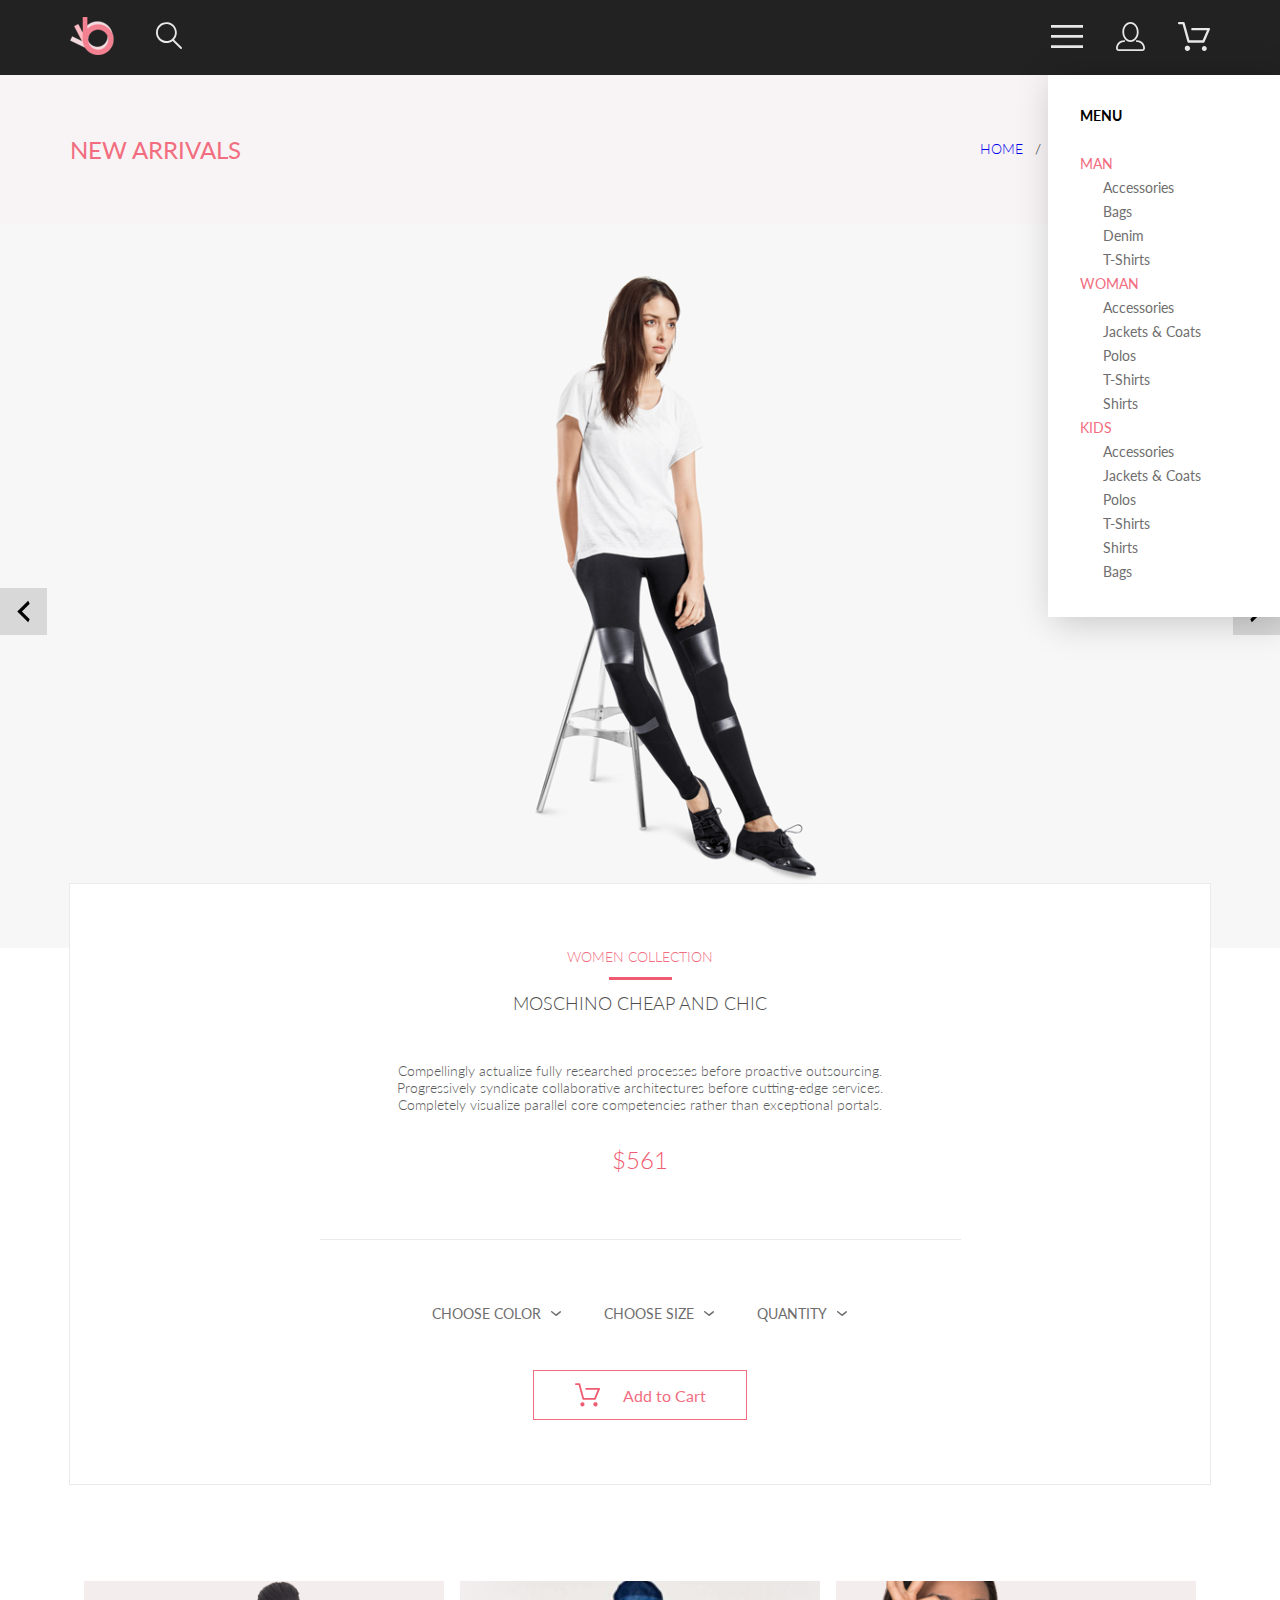
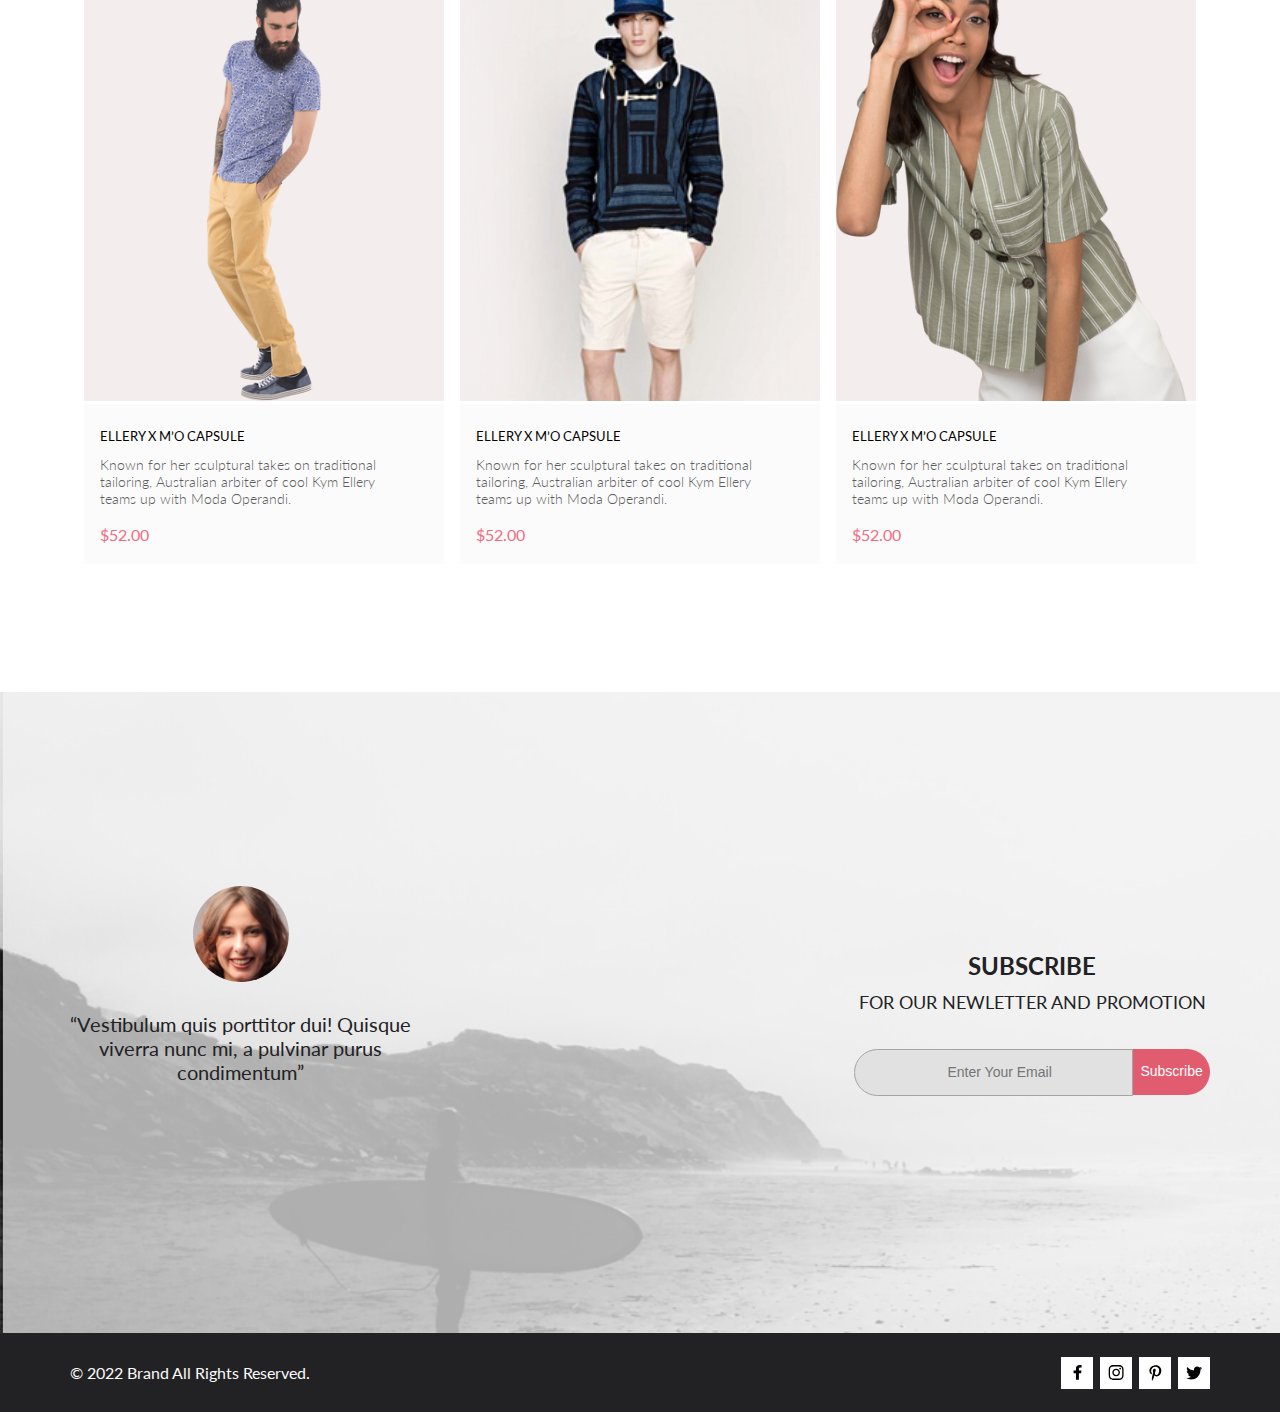
<file: product.html>
<!DOCTYPE html>
<html lang="en">

<head>
    <link rel="preconnect" href="https://fonts.googleapis.com">
    <link rel="preconnect" href="https://fonts.gstatic.com" crossorigin>
    <link href="https://fonts.googleapis.com/css2?family=Lato:wght@300;400;700;900&display=swap" rel="stylesheet">
    <meta charset="UTF-8">
    <meta http-equiv="X-UA-Compatible" content="IE=edge">
    <meta name="viewport" content="width=device-width, initial-scale=1.0">
    <title>product</title>
    <link rel="stylesheet" href="style.css">
    <link rel="stylesheet" href="style.scss">

</head>

<body>
    <div class="box-content">
        <header class="header center">
            <nav class="header_left">
                <a class="header_left_logo" href="index.html"><img src="img/header_left_logo.svg" alt="header_left_logo"></a>
                <a class="header_left_search" href="index.html"><img src="img/header_left_search.svg" alt="header_left_search"></a>
            </nav>
            <nav class="header_right">
                <label for="burger" class="burger"><img src="img/header_right_menu.svg" alt="burger-menu"></label>
                <input id="burger" type="checkbox">
                <nav class="nav">
                    <ul>
                        <li>
                            <h3 class="nav_head">MENU</h3>
                        </li>
                        <li><a class="nav_heading" href="#">MAN</a>
                        </li>
                        <li><a class="nav_text" href="#">Accessories</a></li>
                        <li><a class="nav_text" href="#">Bags</a></li>
                        <li><a class="nav_text" href="#">Denim</a></li>
                        <li><a class="nav_text" href="#">T-Shirts</a></li>
                        <li><a class="nav_heading" href="#">WOMAN</a></li>
                        <li><a class="nav_text" href="#">Accessories</a></li>
                        <li><a class="nav_text" href="#">Jackets & Coats</a></li>
                        <li><a class="nav_text" href="#">Polos</a></li>
                        <li><a class="nav_text" href="#">T-Shirts</a></li>
                        <li><a class="nav_text" href="#">Shirts</a></li>
                        <li><a class="nav_heading" href="#">KIDS</a></li>
                        <li><a class="nav_text" href="#">Accessories</a></li>
                        <li><a class="nav_text" href="#">Jackets & Coats</a></li>
                        <li><a class="nav_text" href="#">Polos</a></li>
                        <li><a class="nav_text" href="#">T-Shirts</a></li>
                        <li><a class="nav_text" href="#">Shirts</a></li>
                        <li><a class="nav_text" href="#">Bags</a></li>
                    </ul>
                </nav>
                <a class="header_right_registration" href="registration.html"><img src="img/header_right_registration.svg" alt="header_right_registration"></a>
                <a class="header_right_basket" href="cart.html"><img src="img/header_right_basket.svg" alt="header_right_basket"></a>
            </nav>

        </header>
        <main>
            <div class="top-head center">
                <h2 class="top-head__heading">NEW ARRIVALS</h2>
                <nav class="breadcrumbs">
                    <ul class="breadcrumbs__ul">
                        <li class="breadcrumbs__li"><a href="#" class="breadcrumbs__link"> HOME  </a></li>
                        <li class="breadcrumbs__li"><a href="#" class="breadcrumbs__link"> MEN  </a></li>
                        <li class="breadcrumbs__li"><a href="#" class="breadcrumbs__link"> NEW ARRIVALS  </a></li>
                    </ul>
                </nav>
            </div>
            <section>
                <div class="carusel center">
                    <a href="#" class="carusel_left">
                        <svg width="13" height="23" viewBox="0 0 13 23" fill="none" xmlns="http://www.w3.org/2000/svg">
                    <path d="M12.6998 3.7499L4.9498 11.4999L12.6998 19.2499L11.1498 22.3499L0.299805 11.4999L11.1498 0.649902L12.6998 3.7499Z" fill="black"/>
                    </svg></a><img class="carusel_img" src="img/catalog_img.svg" alt="carusel">
                    <a href="#" class="carusel_right">
                        <svg width="13" height="23" viewBox="0 0 13 23" fill="none" xmlns="http://www.w3.org/2000/svg">
                    <path d="M0.299805 19.2499L8.0498 11.4999L0.299805 3.7499L1.8498 0.649902L12.6998 11.4999L1.8498 22.3499L0.299805 19.2499Z" fill="black"/>
                    </svg></a>
                </div>

                <div class="content">
                    <h2 class="content__head">WOMEN COLLECTION</h2>
                    <div class="content__line"></div>
                    <h1 class="content__heading">MOSCHINO CHEAP AND CHIC</h1>
                    <p class="content__text">Compellingly actualize fully researched processes before proactive outsourcing. Progressively syndicate collaborative architectures before cutting-edge services. Completely visualize parallel core competencies rather than exceptional
                        portals.
                    </p>
                    <p class="content__price">$561</p>
                    <div class="content__line2"></div>
                    <div class="sort">
                        <details class="sort__details">
                            <summary class="sort__summary"><span class="sort__heading">CHOOSE COLOR</span>
                                <svg width="11" height="6" viewBox="0 0 11 6" fill="none" xmlns="http://www.w3.org/2000/svg">
                                <path d="M5.00214 5.00214C4.83521 5.00247 4.67343 4.94433 4.54488 4.83782L0.258102 1.2655C0.112196 1.14422 0.0204417 0.969958 0.00302325 0.781035C-0.0143952 0.592112 0.0439493 0.404007 0.165221 0.258101C0.286493 0.112196 0.460759 0.0204417 0.649682 0.00302327C0.838605 -0.0143952 1.02671 0.043949 1.17262 0.165221L5.00214 3.36602L8.83167 0.279536C8.90475 0.220188 8.98884 0.175869 9.0791 0.149125C9.16937 0.122382 9.26403 0.113741 9.35764 0.1237C9.45126 0.133659 9.54198 0.162021 9.6246 0.207156C9.70722 0.252292 9.7801 0.313311 9.83906 0.386705C9.90449 0.460167 9.95405 0.546351 9.98462 0.639855C10.0152 0.733359 10.0261 0.83217 10.0167 0.930097C10.0073 1.02802 9.97784 1.12296 9.93005 1.20895C9.88227 1.29494 9.81723 1.37013 9.73904 1.42982L5.45225 4.88068C5.32002 4.97036 5.16154 5.01312 5.00214 5.00214Z" fill="#6F6E6E"/>
                                </svg>
                            </summary>
                        </details>
                        <details class="sort__details">
                            <summary class="sort__summary"><span class="sort__heading">CHOOSE SIZE </span>
                                <svg width="11" height="6" viewBox="0 0 11 6" fill="none" xmlns="http://www.w3.org/2000/svg">
                                <path d="M5.00214 5.00214C4.83521 5.00247 4.67343 4.94433 4.54488 4.83782L0.258102 1.2655C0.112196 1.14422 0.0204417 0.969958 0.00302325 0.781035C-0.0143952 0.592112 0.0439493 0.404007 0.165221 0.258101C0.286493 0.112196 0.460759 0.0204417 0.649682 0.00302327C0.838605 -0.0143952 1.02671 0.043949 1.17262 0.165221L5.00214 3.36602L8.83167 0.279536C8.90475 0.220188 8.98884 0.175869 9.0791 0.149125C9.16937 0.122382 9.26403 0.113741 9.35764 0.1237C9.45126 0.133659 9.54198 0.162021 9.6246 0.207156C9.70722 0.252292 9.7801 0.313311 9.83906 0.386705C9.90449 0.460167 9.95405 0.546351 9.98462 0.639855C10.0152 0.733359 10.0261 0.83217 10.0167 0.930097C10.0073 1.02802 9.97784 1.12296 9.93005 1.20895C9.88227 1.29494 9.81723 1.37013 9.73904 1.42982L5.45225 4.88068C5.32002 4.97036 5.16154 5.01312 5.00214 5.00214Z" fill="#6F6E6E"/>
                                </svg>
                            </summary>
                            <div class="sort__box">
                                <div class="sort__check">
                                    <input id="sort__check1" type="checkbox"><label for="sort__check1">XS</label> </div>
                                <div class="sort__check">
                                    <input id="sort__check2" type="checkbox"><label for="sort__check2">S</label> </div>
                                <div class="sort__check">
                                    <input id="sort__check3" type="checkbox"><label for="sort__check3">M</label> </div>
                                <div class="sort__check">
                                    <input id="sort__check4" type="checkbox"><label for="sort__check4">L</label> </div>
                            </div>

                        </details>
                        <details class="sort__details">
                            <summary class="sort__summary"><span class="sort__heading">QUANTITY</span>
                                <svg width="11" height="6" viewBox="0 0 11 6" fill="none" xmlns="http://www.w3.org/2000/svg">
                        <path d="M5.00214 5.00214C4.83521 5.00247 4.67343 4.94433 4.54488 4.83782L0.258102 1.2655C0.112196 1.14422 0.0204417 0.969958 0.00302325 0.781035C-0.0143952 0.592112 0.0439493 0.404007 0.165221 0.258101C0.286493 0.112196 0.460759 0.0204417 0.649682 0.00302327C0.838605 -0.0143952 1.02671 0.043949 1.17262 0.165221L5.00214 3.36602L8.83167 0.279536C8.90475 0.220188 8.98884 0.175869 9.0791 0.149125C9.16937 0.122382 9.26403 0.113741 9.35764 0.1237C9.45126 0.133659 9.54198 0.162021 9.6246 0.207156C9.70722 0.252292 9.7801 0.313311 9.83906 0.386705C9.90449 0.460167 9.95405 0.546351 9.98462 0.639855C10.0152 0.733359 10.0261 0.83217 10.0167 0.930097C10.0073 1.02802 9.97784 1.12296 9.93005 1.20895C9.88227 1.29494 9.81723 1.37013 9.73904 1.42982L5.45225 4.88068C5.32002 4.97036 5.16154 5.01312 5.00214 5.00214Z" fill="#6F6E6E"/>
                        </svg>
                            </summary>
                        </details>
                    </div>

                    <a href="#" class="sort__button"><img class="sort__img" src="img/sort_img.svg" alt="sort__img">Add to Cart</a>
                </div>
            </section>


            <section class="product-prod center">
                <div class="product-prod_all_content">

                    <div class="item_product "><img class="product_img" src="img/product4.svg " alt="product_img ">
                        <div class="product_content ">
                            <h3 class="product__title">ELLERY X M’O CAPSULE
                            </h3>
                            <p class="product_texting">Known for her sculptural takes on traditional tailoring, Australian arbiter of cool Kym Ellery teams up with Moda Operandi.</p>
                            <p class="product_price">$52.00</p>
                        </div>
                        <a href="#" class="product_add"><img class="img_add" width="26" height="24" src="img/product-hover.svg" alt="product-hover">Add to Cart</a>
                    </div>
                    <div class="item_product"><img class="product_img " src="img/product3.svg" alt="product_img ">
                        <div class="product_content ">
                            <h3 class="product__title">ELLERY X M’O CAPSULE</h3>
                            <p class="product_texting">Known for her sculptural takes on traditional tailoring, Australian arbiter of cool Kym Ellery teams up with Moda Operandi.</p>
                            <p class="product_price">$52.00</p>
                        </div>
                        <a href="#" class="product_add"><img class="img_add" width="26" height="24" src="img/product-hover.svg" alt="product-hover">Add to Cart</a>
                    </div>
                    <div class="item_product item_product_3">
                        <img class="product_img" src="img/product6.svg " alt="product_img ">
                        <div class="product_content ">
                            <h3 class="product__title">ELLERY X M’O CAPSULE</h3>
                            <p class="product_texting">Known for her sculptural takes on traditional tailoring, Australian arbiter of cool Kym Ellery teams up with Moda Operandi.</p>
                            <p class="product_price">$52.00</p>
                        </div>
                        <a href="#" class="product_add"><img class="img_add" width="26" height="24" src="img/product-hover.svg" alt="product-hover">Add to Cart</a>

                    </div>
                </div>

            </section>
            <section class="footer_subscribe center">
                <div class="footer_subscribe_item">
                    <img class="footer_subscribe_img" src="img/footer_subscribe.svg" alt="footer_subscribe_img ">
                    <p class="footer_subscribe_text ">“Vestibulum quis porttitor dui! Quisque
                        <br> viverra nunc mi, a pulvinar purus
                        <br> condimentum”</p>
                </div>
                <div class="footer_subscribe_item ">
                    <h2 class="footer_subscribe_title ">SUBSCRIBE </h2>
                    <h3 class="footer_subscribe_subtitle ">FOR OUR NEWLETTER AND PROMOTION
                    </h3>
                    <form action="#" class="subscribe_form">
                        <input class="subscribe_input" type="email" required placeholder="Enter Your Email ">
                        <button class="subscribe_btn" type="submit">Subscribe</button>
                    </form>
                </div>
            </section>
        </main>
        <footer class="footer">
            <div class="footer_logo center">
                <p class="footer_logo_text ">© 2022 Brand All Rights Reserved.</p>
                <div class="footer_logo_icon ">
                    <a href="# " class="icon"><svg width="9" height="15" viewBox="0 0 9 15" fill="none" xmlns="http://www.w3.org/2000/svg">
                    <path d="M8.08827 8.28L8.50677 5.61602H5.89013V3.88729C5.89013 3.15847 6.25565 2.44806 7.42756 2.44806H8.61713V0.179975C8.61713 0.179975 7.53763 0 6.50551 0C4.35064 0 2.94211 1.27593 2.94211 3.5857V5.61602H0.546783V8.28H2.94211V14.72H5.89013V8.28H8.08827Z" fill="black"/>
                    </svg>
                    </a>
                    <a href="# " class="icon">
                        <svg width="16" height="15" viewBox="0 0 16 15" fill="none" xmlns="http://www.w3.org/2000/svg">
                        <path d="M8.1368 3.68159C6.02166 3.68159 4.31558 5.38491 4.31558 7.49663C4.31558 9.60835 6.02166 11.3117 8.1368 11.3117C10.2519 11.3117 11.958 9.60835 11.958 7.49663C11.958 5.38491 10.2519 3.68159 8.1368 3.68159ZM8.1368 9.9769C6.76994 9.9769 5.65251 8.8646 5.65251 7.49663C5.65251 6.12866 6.76661 5.01636 8.1368 5.01636C9.50698 5.01636 10.6211 6.12866 10.6211 7.49663C10.6211 8.8646 9.50366 9.9769 8.1368 9.9769ZM13.0056 3.52554C13.0056 4.02026 12.6065 4.41538 12.1143 4.41538C11.6188 4.41538 11.223 4.01694 11.223 3.52554C11.223 3.03413 11.6221 2.63569 12.1143 2.63569C12.6065 2.63569 13.0056 3.03413 13.0056 3.52554ZM15.5365 4.42866C15.4799 3.23667 15.2072 2.18081 14.3326 1.31089C13.4612 0.440967 12.4037 0.168701 11.2097 0.108936C9.97923 0.039209 6.29104 0.039209 5.06053 0.108936C3.86994 0.165381 2.81236 0.437646 1.93771 1.30757C1.06305 2.17749 0.793669 3.23335 0.733807 4.42534C0.663967 5.65386 0.663967 9.33608 0.733807 10.5646C0.790343 11.7566 1.06305 12.8124 1.93771 13.6824C2.81236 14.5523 3.86661 14.8246 5.06053 14.8843C6.29104 14.9541 9.97923 14.9541 11.2097 14.8843C12.4037 14.8279 13.4612 14.5556 14.3326 13.6824C15.2039 12.8124 15.4766 11.7566 15.5365 10.5646C15.6063 9.33608 15.6063 5.65718 15.5365 4.42866ZM13.9468 11.8828C13.6874 12.5335 13.1852 13.0349 12.53 13.2972C11.549 13.6857 9.22097 13.596 8.1368 13.596C7.05262 13.596 4.72131 13.6824 3.74356 13.2972C3.09172 13.0382 2.58954 12.5369 2.32681 11.8828C1.93771 10.9033 2.0275 8.57905 2.0275 7.49663C2.0275 6.41421 1.94103 4.08667 2.32681 3.1105C2.58622 2.45972 3.0884 1.95835 3.74356 1.69604C4.72464 1.30757 7.05262 1.39722 8.1368 1.39722C9.22097 1.39722 11.5523 1.31089 12.53 1.69604C13.1819 1.95503 13.6841 2.4564 13.9468 3.1105C14.3359 4.08999 14.2461 6.41421 14.2461 7.49663C14.2461 8.57905 14.3359 10.9066 13.9468 11.8828Z" fill="black"/>
                        </svg>
                    </a>
                    <a href="# " class="icon">
                        <svg width="13" height="16" viewBox="0 0 13 16" fill="none" xmlns="http://www.w3.org/2000/svg">
                        <path d="M6.74017 0.203125C3.55549 0.203125 0.408051 2.34063 0.408051 5.8C0.408051 8 1.63723 9.25 2.38218 9.25C2.68948 9.25 2.8664 8.3875 2.8664 8.14375C2.8664 7.85313 2.13076 7.23438 2.13076 6.025C2.13076 3.5125 4.03039 1.73125 6.48875 1.73125C8.60256 1.73125 10.167 2.94062 10.167 5.1625C10.167 6.82187 9.50581 9.93437 7.36407 9.93437C6.59118 9.93437 5.93003 9.37187 5.93003 8.56563C5.93003 7.38438 6.74948 6.24062 6.74948 5.02187C6.74948 2.95312 3.83484 3.32812 3.83484 5.82812C3.83484 6.35313 3.90003 6.93437 4.13283 7.4125C3.70448 9.26875 2.82915 12.0344 2.82915 13.9469C2.82915 14.5375 2.91296 15.1188 2.96883 15.7094C3.07437 15.8281 3.0216 15.8156 3.18301 15.7563C4.74741 13.6 4.69154 13.1781 5.39925 10.3562C5.78104 11.0875 6.7681 11.4812 7.55031 11.4812C10.8467 11.4812 12.3273 8.24688 12.3273 5.33125C12.3273 2.22813 9.66412 0.203125 6.74017 0.203125Z" fill="black"/>
                        </svg>
                    </a>
                    <a href="# " class="icon">
                        <svg width="17" height="14" viewBox="0 0 17 14" fill="none" xmlns="http://www.w3.org/2000/svg">
                        <path d="M14.4181 3.741C14.4281 3.88313 14.4281 4.02529 14.4281 4.16741C14.4281 8.50241 11.1509 13.4973 5.16096 13.4973C3.31558 13.4973 1.60132 12.9593 0.159302 12.0253C0.421495 12.0557 0.673569 12.0659 0.94585 12.0659C2.46851 12.0659 3.8702 11.5481 4.98953 10.6649C3.5576 10.6344 2.3576 9.69025 1.94415 8.39075C2.14585 8.42119 2.34751 8.4415 2.5593 8.4415C2.85172 8.4415 3.14418 8.40088 3.41643 8.32985C1.92401 8.02525 0.80465 6.70547 0.80465 5.11157V5.07097C1.23825 5.31463 1.74249 5.46691 2.2769 5.48719C1.39959 4.89835 0.824826 3.89329 0.824826 2.75622C0.824826 2.1471 0.98614 1.58872 1.26851 1.10141C2.87187 3.09125 5.28195 4.39072 7.98443 4.53288C7.93403 4.28922 7.90376 4.03544 7.90376 3.78163C7.90376 1.9745 9.35586 0.502441 11.1609 0.502441C12.0987 0.502441 12.9457 0.898379 13.5407 1.53797C14.2768 1.39585 14.9827 1.12172 15.6079 0.746098C15.3659 1.50754 14.8516 2.14713 14.176 2.55319C14.8315 2.48216 15.4668 2.29938 16.0516 2.0456C15.608 2.69532 15.0533 3.27397 14.4181 3.741Z" fill="black"/>
                        </svg>
                    </a>
                </div>
            </div>
        </footer>
    </div>


</body>

</html>
</file>
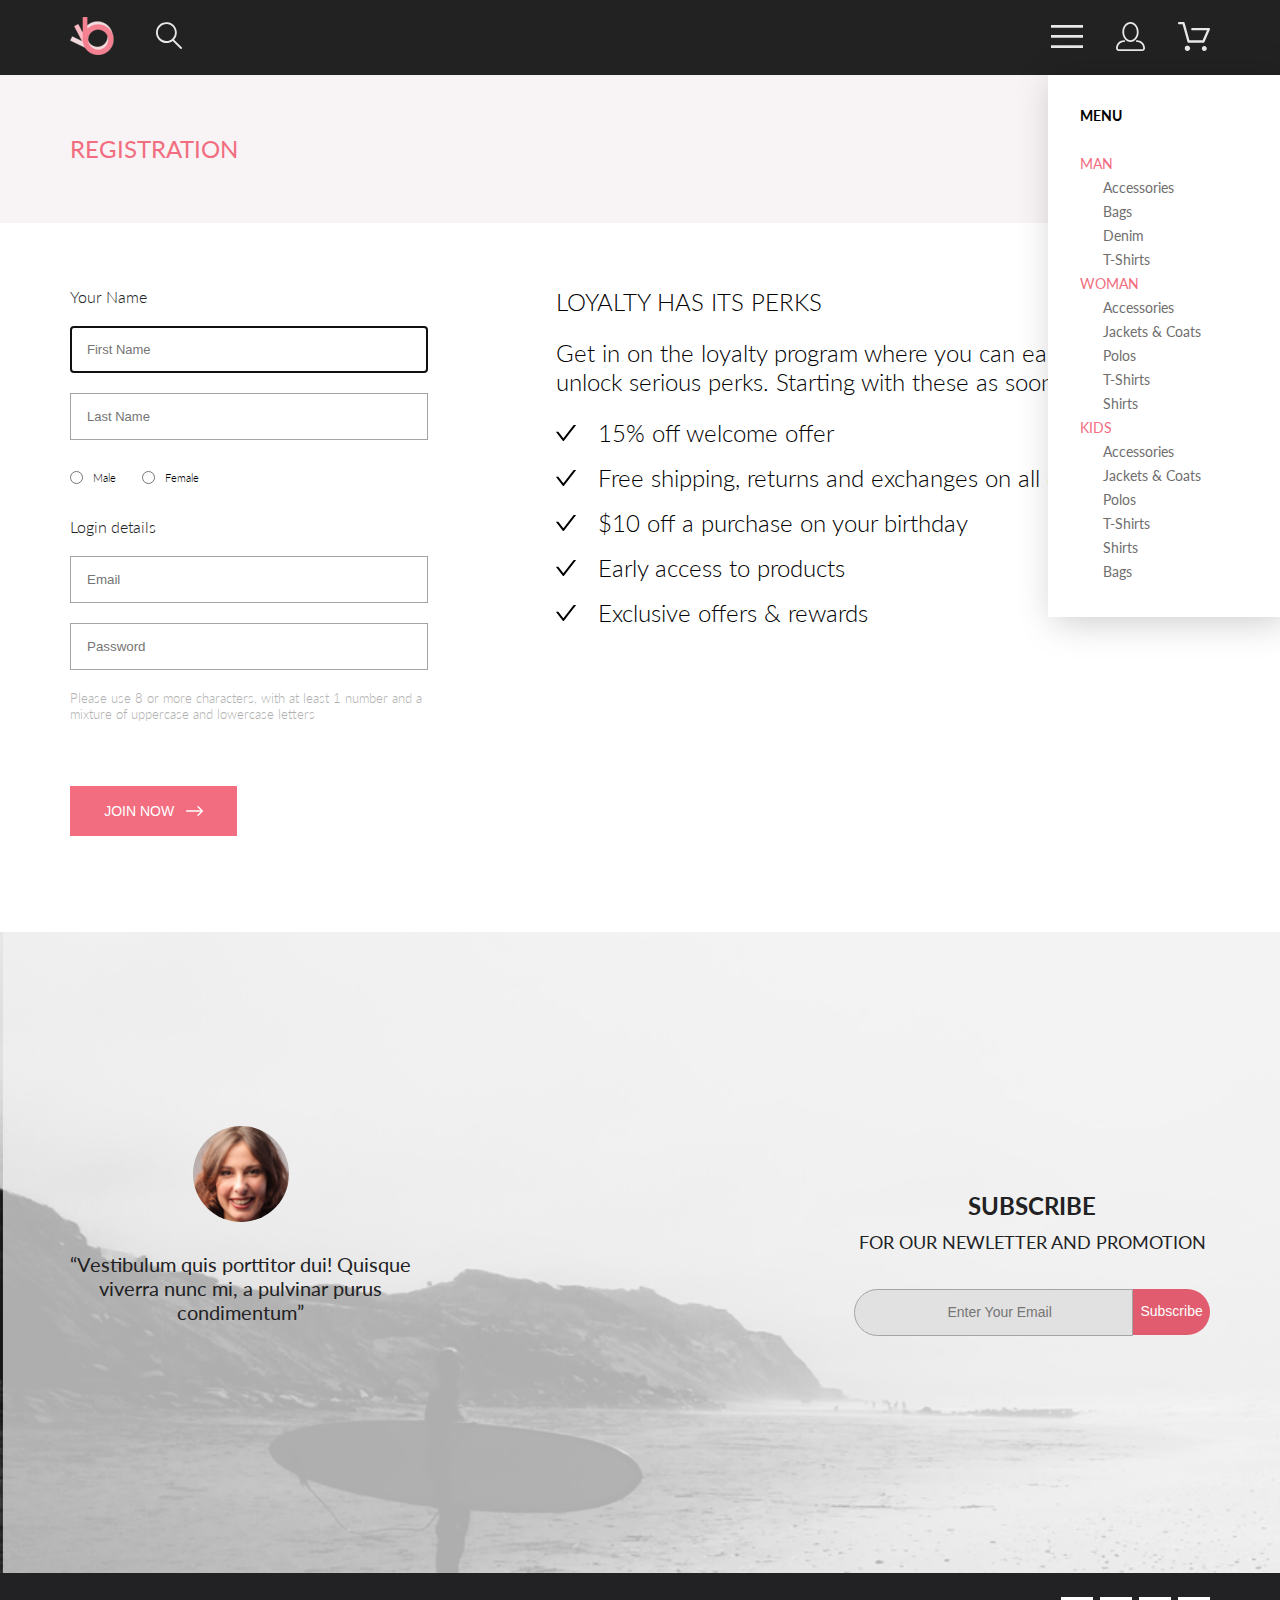
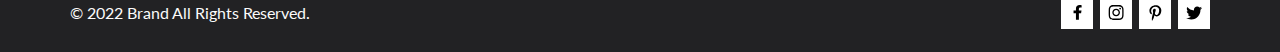
<file: registration.html>
<!DOCTYPE html>
<html lang="en">

<head>
    <link rel="preconnect" href="https://fonts.googleapis.com">
    <link rel="preconnect" href="https://fonts.gstatic.com" crossorigin>
    <link href="https://fonts.googleapis.com/css2?family=Lato:wght@300;400;700;900&display=swap" rel="stylesheet">
    <meta charset="UTF-8">
    <meta http-equiv="X-UA-Compatible" content="IE=edge">
    <meta name="viewport" content="width=device-width, initial-scale=1.0">
    <title>internet_shop</title>
    <link rel="stylesheet" href="style.css">
</head>

<body>
    <div class="box-content">
        <header class="header center">
            <nav class="header_left">
                <a class="header_left_logo" href="index.html"><img src="img/header_left_logo.svg" alt="header_left_logo"></a>
                <a class="header_left_search" href="index.html"><img src="img/header_left_search.svg" alt="header_left_search"></a>
            </nav>
            <nav class="header_right">
                <label for="burger" class="burger"><img src="img/header_right_menu.svg" alt="burger-menu"></label>
                <input id="burger" type="checkbox">
                <nav class="nav">
                    <ul>
                        <li>
                            <h3 class="nav_head">MENU</h3>
                        </li>
                        <li><a class="nav_heading" href="#">MAN</a>
                        </li>
                        <li><a class="nav_text" href="#">Accessories</a></li>
                        <li><a class="nav_text" href="#">Bags</a></li>
                        <li><a class="nav_text" href="#">Denim</a></li>
                        <li><a class="nav_text" href="#">T-Shirts</a></li>
                        <li><a class="nav_heading" href="#">WOMAN</a></li>
                        <li><a class="nav_text" href="#">Accessories</a></li>
                        <li><a class="nav_text" href="#">Jackets & Coats</a></li>
                        <li><a class="nav_text" href="#">Polos</a></li>
                        <li><a class="nav_text" href="#">T-Shirts</a></li>
                        <li><a class="nav_text" href="#">Shirts</a></li>
                        <li><a class="nav_heading" href="#">KIDS</a></li>
                        <li><a class="nav_text" href="#">Accessories</a></li>
                        <li><a class="nav_text" href="#">Jackets & Coats</a></li>
                        <li><a class="nav_text" href="#">Polos</a></li>
                        <li><a class="nav_text" href="#">T-Shirts</a></li>
                        <li><a class="nav_text" href="#">Shirts</a></li>
                        <li><a class="nav_text" href="#">Bags</a></li>
                    </ul>
                </nav>
                <a class="header_right_registration" href="registration.html"><img src="img/header_right_registration.svg" alt="header_right_registration"></a>
                <a class="header_right_basket" href="cart.html"><img src="img/header_right_basket.svg" alt="header_right_basket"></a>
            </nav>

        </header>
        <main>
            <section class="breadcrumbs__registration center">
                <h2 class="breadcrumbs__registration_left">REGISTRATION</h2>
            </section>
            <section class="registration center">
                <form class="registration__input" action="#">
                    <h3 class="registration__input_title">Your Name</h3>
                    <p class="registration__input_texting"><input type="text" autofocus required placeholder="First Name"></p>
                    <p class="registration__input_textig"><input type="text" required placeholder="Last Name"></p>
                    <div class="registration__input_sex">
                        <input id="male" type="radio" name="sex" value="male checked"><label for="male">Male</label>&nbsp;&nbsp;
                        <input id="female" type="radio" name="sex" value="female checked"><label for="female">Female</label></div>
                    <h3 class="registration__input_title">Login details</h3>
                    <p class="registration__input_texting"><input type="email" required placeholder="Email"></p>
                    <p class="registration__input_texting"><input type="password" required placeholder="Password"></p>
                    <p class="registration__input_text">Please use 8 or more characters, with at least 1 number and a mixture of uppercase and lowercase letters</p>
                    <button class="registration__input_button">JOIN NOW &nbsp; 
                        <svg width="17" height="10" viewBox="0 0 17 10" fill="none" xmlns="http://www.w3.org/2000/svg">
                        <path fill-rule="evenodd" clip-rule="evenodd" d="M11.54 0.208095C11.6058 0.142131 11.684 0.0897967 11.77 0.0540883C11.8561 0.01838 11.9483 0 12.0415 0C12.1347 0 12.2269 0.01838 12.313 0.0540883C12.399 0.0897967 12.4772 0.142131 12.543 0.208095L16.7929 4.458C16.8589 4.5238 16.9112 4.60196 16.9469 4.68802C16.9826 4.77407 17.001 4.86632 17.001 4.95949C17.001 5.05266 16.9826 5.14491 16.9469 5.23097C16.9112 5.31702 16.8589 5.39518 16.7929 5.46098L12.543 9.71089C12.41 9.84389 12.2296 9.91861 12.0415 9.91861C11.8534 9.91861 11.673 9.84389 11.54 9.71089C11.407 9.57788 11.3323 9.39749 11.3323 9.2094C11.3323 9.0213 11.407 8.84091 11.54 8.70791L15.2898 4.95949L11.54 1.21107C11.474 1.14528 11.4217 1.06711 11.386 0.981059C11.3503 0.895005 11.3319 0.802752 11.3319 0.709584C11.3319 0.616415 11.3503 0.524162 11.386 0.438109C11.4217 0.352055 11.474 0.273891 11.54 0.208095Z" fill="white"/>
                        <path fill-rule="evenodd" clip-rule="evenodd" d="M0 4.95948C0 4.77162 0.0746263 4.59146 0.207462 4.45862C0.340297 4.32579 0.52046 4.25116 0.708318 4.25116H15.583C15.7708 4.25116 15.951 4.32579 16.0838 4.45862C16.2167 4.59146 16.2913 4.77162 16.2913 4.95948C16.2913 5.14734 16.2167 5.3275 16.0838 5.46033C15.951 5.59317 15.7708 5.6678 15.583 5.6678H0.708318C0.52046 5.6678 0.340297 5.59317 0.207462 5.46033C0.0746263 5.3275 0 5.14734 0 4.95948Z" fill="white"/>
                        </svg>
                        </button>

                </form>
                <div class="loyality">
                    <h1 class="loyality_title">LOYALTY HAS ITS PERKS</h1>
                    <p class="loyality_subtitle">Get in on the loyalty program where you can earn points and unlock serious perks. Starting with these as soon as you join:</p>
                    <p class="loyality_offer">
                        <svg width="20" height="16" viewBox="0 0 20 16" fill="none" xmlns="http://www.w3.org/2000/svg">
                        <path d="M19.8035 0H18.0904C17.8502 0 17.6222 0.111827 17.4752 0.303176L7.3702 13.2826L2.52481 7.05754C2.45151 6.96318 2.35808 6.88688 2.25153 6.83438C2.14499 6.78187 2.0281 6.75451 1.90963 6.75437H0.196467C0.032258 6.75437 -0.0584248 6.94572 0.0420614 7.07494L6.75503 15.6981C7.06874 16.1006 7.67166 16.1006 7.98782 15.6981L19.9579 0.318087C20.0584 0.191349 19.9677 0 19.8035 0Z" fill="black"/>
                        </svg>15% off welcome offer
                    </p>
                    <p class="loyality_offer">
                        <svg width="20" height="16" viewBox="0 0 20 16" fill="none" xmlns="http://www.w3.org/2000/svg">
                        <path d="M19.8035 0H18.0904C17.8502 0 17.6222 0.111827 17.4752 0.303176L7.3702 13.2826L2.52481 7.05754C2.45151 6.96318 2.35808 6.88688 2.25153 6.83438C2.14499 6.78187 2.0281 6.75451 1.90963 6.75437H0.196467C0.032258 6.75437 -0.0584248 6.94572 0.0420614 7.07494L6.75503 15.6981C7.06874 16.1006 7.67166 16.1006 7.98782 15.6981L19.9579 0.318087C20.0584 0.191349 19.9677 0 19.8035 0Z" fill="black"/>
                        </svg>Free shipping, returns and exchanges on all orders
                    </p>
                    <p class="loyality_offer">
                        <svg width="20" height="16" viewBox="0 0 20 16" fill="none" xmlns="http://www.w3.org/2000/svg">
                        <path d="M19.8035 0H18.0904C17.8502 0 17.6222 0.111827 17.4752 0.303176L7.3702 13.2826L2.52481 7.05754C2.45151 6.96318 2.35808 6.88688 2.25153 6.83438C2.14499 6.78187 2.0281 6.75451 1.90963 6.75437H0.196467C0.032258 6.75437 -0.0584248 6.94572 0.0420614 7.07494L6.75503 15.6981C7.06874 16.1006 7.67166 16.1006 7.98782 15.6981L19.9579 0.318087C20.0584 0.191349 19.9677 0 19.8035 0Z" fill="black"/>
                        </svg>$10 off a purchase on your birthday
                    </p>
                    <p class="loyality_offer">
                        <svg width="20" height="16" viewBox="0 0 20 16" fill="none" xmlns="http://www.w3.org/2000/svg">
                        <path d="M19.8035 0H18.0904C17.8502 0 17.6222 0.111827 17.4752 0.303176L7.3702 13.2826L2.52481 7.05754C2.45151 6.96318 2.35808 6.88688 2.25153 6.83438C2.14499 6.78187 2.0281 6.75451 1.90963 6.75437H0.196467C0.032258 6.75437 -0.0584248 6.94572 0.0420614 7.07494L6.75503 15.6981C7.06874 16.1006 7.67166 16.1006 7.98782 15.6981L19.9579 0.318087C20.0584 0.191349 19.9677 0 19.8035 0Z" fill="black"/>
                        </svg>Early access to products
                    </p>
                    <p class="loyality_offer">
                        <svg width="20" height="16" viewBox="0 0 20 16" fill="none" xmlns="http://www.w3.org/2000/svg">
                        <path d="M19.8035 0H18.0904C17.8502 0 17.6222 0.111827 17.4752 0.303176L7.3702 13.2826L2.52481 7.05754C2.45151 6.96318 2.35808 6.88688 2.25153 6.83438C2.14499 6.78187 2.0281 6.75451 1.90963 6.75437H0.196467C0.032258 6.75437 -0.0584248 6.94572 0.0420614 7.07494L6.75503 15.6981C7.06874 16.1006 7.67166 16.1006 7.98782 15.6981L19.9579 0.318087C20.0584 0.191349 19.9677 0 19.8035 0Z" fill="black"/>
                        </svg>Exclusive offers & rewards
                    </p>
                </div>
            </section>
            <section class=" footer_subscribe center ">
                <div class="footer_subscribe_item ">
                    <img class="footer_subscribe_img " src="img/footer_subscribe.svg " alt="footer_subscribe_img ">
                    <p class="footer_subscribe_text ">“Vestibulum quis porttitor dui! Quisque
                        <br> viverra nunc mi, a pulvinar purus
                        <br> condimentum”</p>
                </div>
                <div class="footer_subscribe_item ">
                    <h2 class="footer_subscribe_title ">SUBSCRIBE </h2>
                    <h3 class="footer_subscribe_subtitle ">FOR OUR NEWLETTER AND PROMOTION
                    </h3>
                    <form action="# " class="subscribe_form ">
                        <input class="subscribe_input " type="email" required placeholder="Enter Your Email ">
                        <button class="subscribe_btn " type="submit">Subscribe</button>
                    </form>
                </div>
            </section>
        </main>
        <footer class="footer">
            <div class="footer_logo center">
                <p class="footer_logo_text ">© 2022 Brand All Rights Reserved.</p>
                <div class="footer_logo_icon ">
                    <a href="# " class="icon"><svg width="9" height="15" viewBox="0 0 9 15" fill="none" xmlns="http://www.w3.org/2000/svg">
                    <path d="M8.08827 8.28L8.50677 5.61602H5.89013V3.88729C5.89013 3.15847 6.25565 2.44806 7.42756 2.44806H8.61713V0.179975C8.61713 0.179975 7.53763 0 6.50551 0C4.35064 0 2.94211 1.27593 2.94211 3.5857V5.61602H0.546783V8.28H2.94211V14.72H5.89013V8.28H8.08827Z" fill="black"/>
                    </svg>
                    </a>
                    <a href="# " class="icon">
                        <svg width="16" height="15" viewBox="0 0 16 15" fill="none" xmlns="http://www.w3.org/2000/svg">
                        <path d="M8.1368 3.68159C6.02166 3.68159 4.31558 5.38491 4.31558 7.49663C4.31558 9.60835 6.02166 11.3117 8.1368 11.3117C10.2519 11.3117 11.958 9.60835 11.958 7.49663C11.958 5.38491 10.2519 3.68159 8.1368 3.68159ZM8.1368 9.9769C6.76994 9.9769 5.65251 8.8646 5.65251 7.49663C5.65251 6.12866 6.76661 5.01636 8.1368 5.01636C9.50698 5.01636 10.6211 6.12866 10.6211 7.49663C10.6211 8.8646 9.50366 9.9769 8.1368 9.9769ZM13.0056 3.52554C13.0056 4.02026 12.6065 4.41538 12.1143 4.41538C11.6188 4.41538 11.223 4.01694 11.223 3.52554C11.223 3.03413 11.6221 2.63569 12.1143 2.63569C12.6065 2.63569 13.0056 3.03413 13.0056 3.52554ZM15.5365 4.42866C15.4799 3.23667 15.2072 2.18081 14.3326 1.31089C13.4612 0.440967 12.4037 0.168701 11.2097 0.108936C9.97923 0.039209 6.29104 0.039209 5.06053 0.108936C3.86994 0.165381 2.81236 0.437646 1.93771 1.30757C1.06305 2.17749 0.793669 3.23335 0.733807 4.42534C0.663967 5.65386 0.663967 9.33608 0.733807 10.5646C0.790343 11.7566 1.06305 12.8124 1.93771 13.6824C2.81236 14.5523 3.86661 14.8246 5.06053 14.8843C6.29104 14.9541 9.97923 14.9541 11.2097 14.8843C12.4037 14.8279 13.4612 14.5556 14.3326 13.6824C15.2039 12.8124 15.4766 11.7566 15.5365 10.5646C15.6063 9.33608 15.6063 5.65718 15.5365 4.42866ZM13.9468 11.8828C13.6874 12.5335 13.1852 13.0349 12.53 13.2972C11.549 13.6857 9.22097 13.596 8.1368 13.596C7.05262 13.596 4.72131 13.6824 3.74356 13.2972C3.09172 13.0382 2.58954 12.5369 2.32681 11.8828C1.93771 10.9033 2.0275 8.57905 2.0275 7.49663C2.0275 6.41421 1.94103 4.08667 2.32681 3.1105C2.58622 2.45972 3.0884 1.95835 3.74356 1.69604C4.72464 1.30757 7.05262 1.39722 8.1368 1.39722C9.22097 1.39722 11.5523 1.31089 12.53 1.69604C13.1819 1.95503 13.6841 2.4564 13.9468 3.1105C14.3359 4.08999 14.2461 6.41421 14.2461 7.49663C14.2461 8.57905 14.3359 10.9066 13.9468 11.8828Z" fill="black"/>
                        </svg>
                    </a>
                    <a href="# " class="icon">
                        <svg width="13" height="16" viewBox="0 0 13 16" fill="none" xmlns="http://www.w3.org/2000/svg">
                        <path d="M6.74017 0.203125C3.55549 0.203125 0.408051 2.34063 0.408051 5.8C0.408051 8 1.63723 9.25 2.38218 9.25C2.68948 9.25 2.8664 8.3875 2.8664 8.14375C2.8664 7.85313 2.13076 7.23438 2.13076 6.025C2.13076 3.5125 4.03039 1.73125 6.48875 1.73125C8.60256 1.73125 10.167 2.94062 10.167 5.1625C10.167 6.82187 9.50581 9.93437 7.36407 9.93437C6.59118 9.93437 5.93003 9.37187 5.93003 8.56563C5.93003 7.38438 6.74948 6.24062 6.74948 5.02187C6.74948 2.95312 3.83484 3.32812 3.83484 5.82812C3.83484 6.35313 3.90003 6.93437 4.13283 7.4125C3.70448 9.26875 2.82915 12.0344 2.82915 13.9469C2.82915 14.5375 2.91296 15.1188 2.96883 15.7094C3.07437 15.8281 3.0216 15.8156 3.18301 15.7563C4.74741 13.6 4.69154 13.1781 5.39925 10.3562C5.78104 11.0875 6.7681 11.4812 7.55031 11.4812C10.8467 11.4812 12.3273 8.24688 12.3273 5.33125C12.3273 2.22813 9.66412 0.203125 6.74017 0.203125Z" fill="black"/>
                        </svg>
                    </a>
                    <a href="# " class="icon">
                        <svg width="17" height="14" viewBox="0 0 17 14" fill="none" xmlns="http://www.w3.org/2000/svg">
                        <path d="M14.4181 3.741C14.4281 3.88313 14.4281 4.02529 14.4281 4.16741C14.4281 8.50241 11.1509 13.4973 5.16096 13.4973C3.31558 13.4973 1.60132 12.9593 0.159302 12.0253C0.421495 12.0557 0.673569 12.0659 0.94585 12.0659C2.46851 12.0659 3.8702 11.5481 4.98953 10.6649C3.5576 10.6344 2.3576 9.69025 1.94415 8.39075C2.14585 8.42119 2.34751 8.4415 2.5593 8.4415C2.85172 8.4415 3.14418 8.40088 3.41643 8.32985C1.92401 8.02525 0.80465 6.70547 0.80465 5.11157V5.07097C1.23825 5.31463 1.74249 5.46691 2.2769 5.48719C1.39959 4.89835 0.824826 3.89329 0.824826 2.75622C0.824826 2.1471 0.98614 1.58872 1.26851 1.10141C2.87187 3.09125 5.28195 4.39072 7.98443 4.53288C7.93403 4.28922 7.90376 4.03544 7.90376 3.78163C7.90376 1.9745 9.35586 0.502441 11.1609 0.502441C12.0987 0.502441 12.9457 0.898379 13.5407 1.53797C14.2768 1.39585 14.9827 1.12172 15.6079 0.746098C15.3659 1.50754 14.8516 2.14713 14.176 2.55319C14.8315 2.48216 15.4668 2.29938 16.0516 2.0456C15.608 2.69532 15.0533 3.27397 14.4181 3.741Z" fill="black"/>
                        </svg>
                    </a>
                </div>
            </div>
        </footer>
    </div>
</body>

</html>
</file>
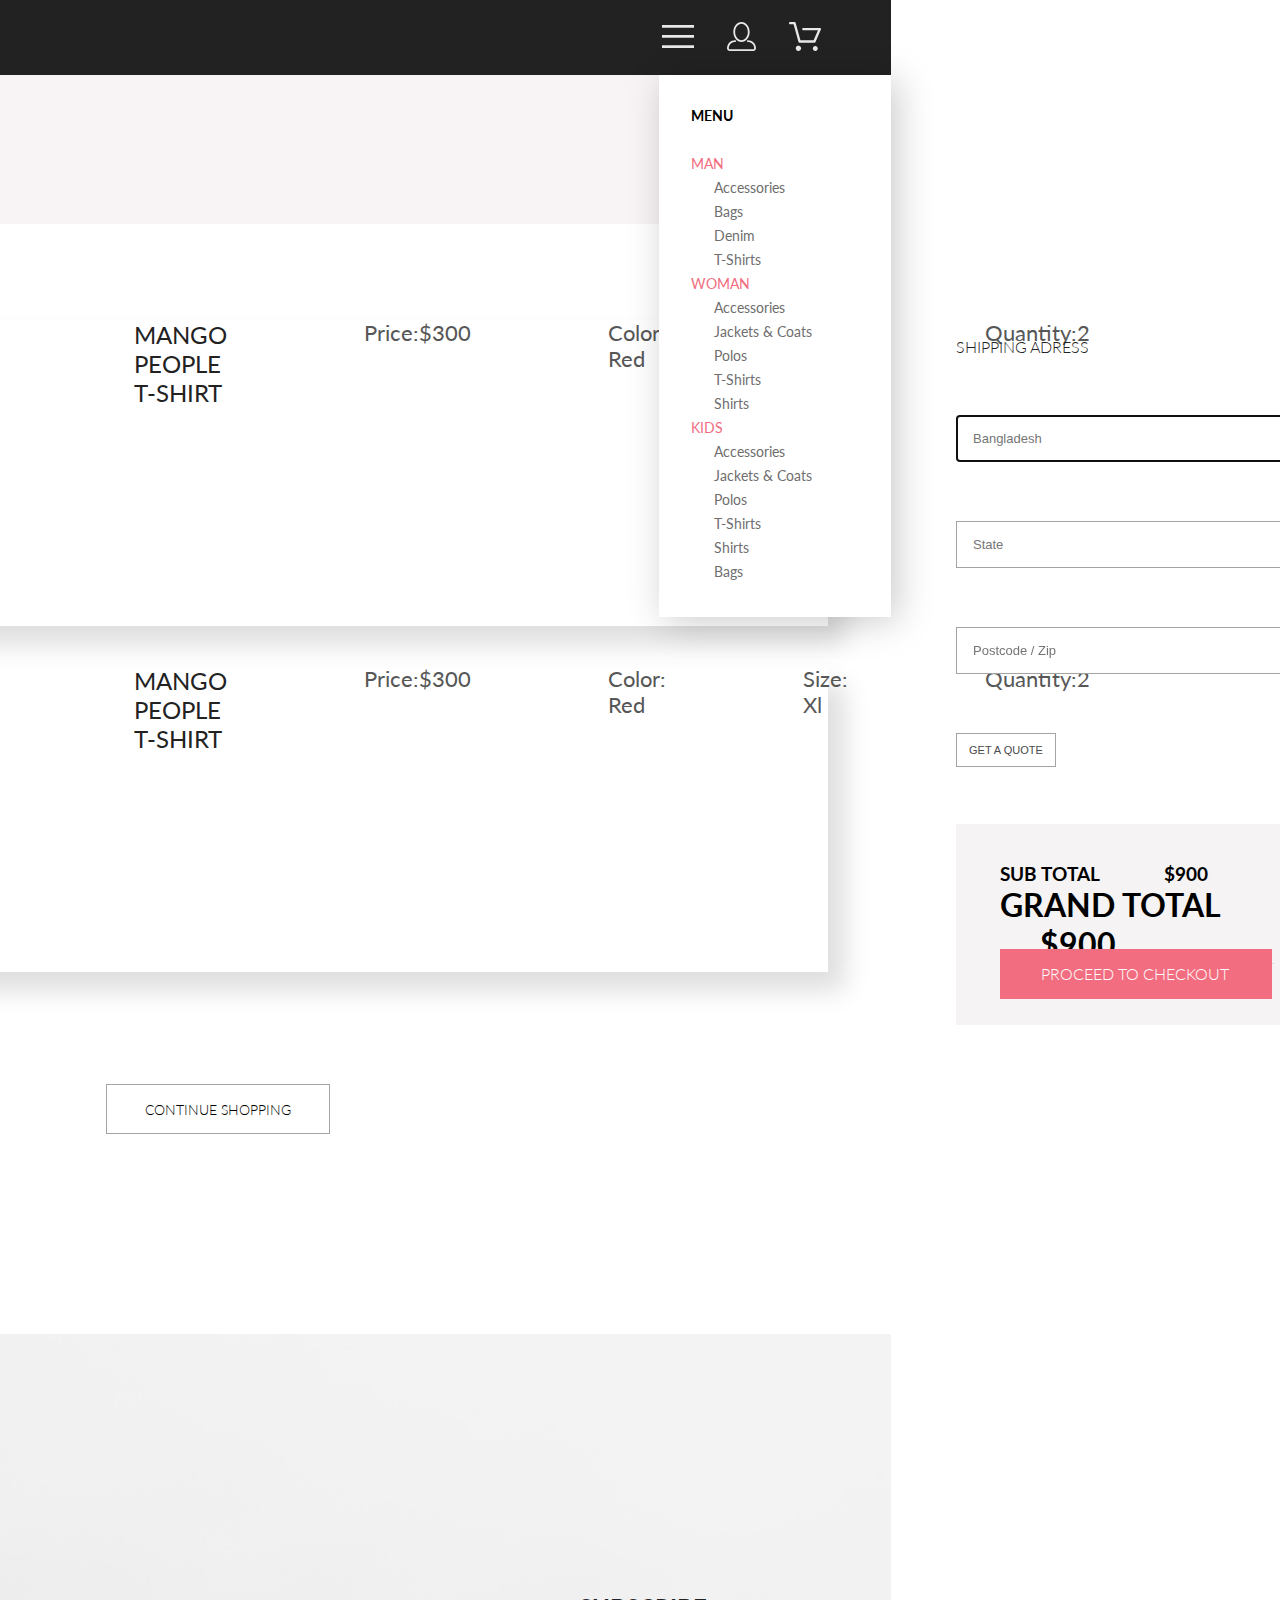
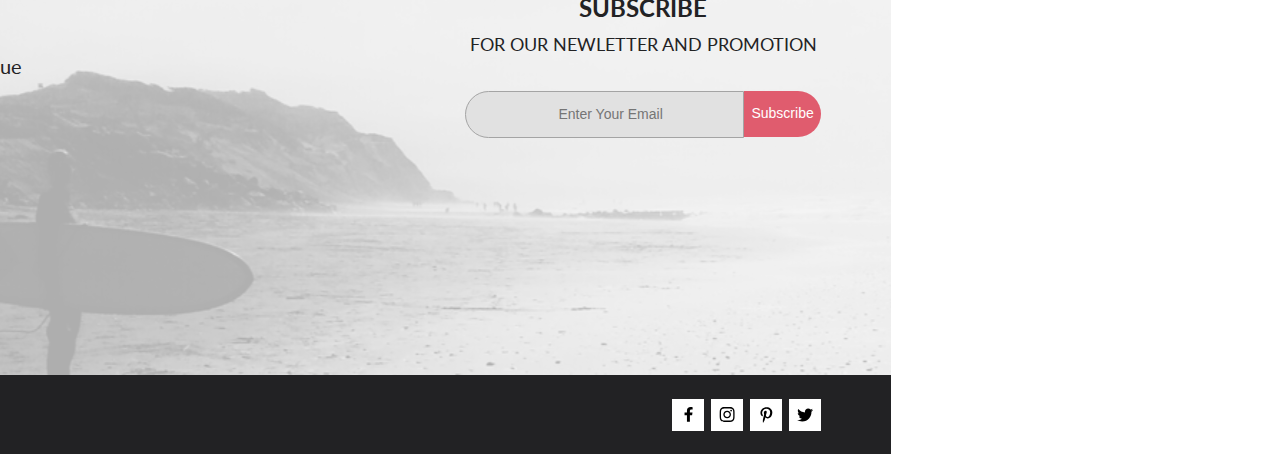
<file: shopping-cart.html>
<!DOCTYPE html>
<html lang="en">

<head>
    <link rel="preconnect" href="https://fonts.googleapis.com">
    <link rel="preconnect" href="https://fonts.gstatic.com" crossorigin>
    <link href="https://fonts.googleapis.com/css2?family=Lato:wght@300;400;700;900&display=swap" rel="stylesheet">
    <meta charset="UTF-8">
    <meta http-equiv="X-UA-Compatible" content="IE=edge">
    <meta name="viewport" content="width=device-width, initial-scale=1.0">
    <title>internet_shop</title>
    <link rel="stylesheet" href="style.css">
</head>

<body>
    <div class="box-content">
        <header class="header center">
            <nav class="header_left">
                <a class="header_left_logo" href="index.html"><img src="img/header_left_logo.svg" alt="header_left_logo"></a>
                <a class="header_left_search" href="index.html"><img src="img/header_left_search.svg" alt="header_left_search"></a>
            </nav>
            <nav class="header_right">
                <label for="burger" class="burger"><img src="img/header_right_menu.svg" alt="burger-menu"></label>
                <input id="burger" type="checkbox">
                <nav class="nav">
                    <ul>
                        <li>
                            <h3 class="nav_head">MENU</h3>
                        </li>
                        <li><a class="nav_heading" href="#">MAN</a>
                        </li>
                        <li><a class="nav_text" href="#">Accessories</a></li>
                        <li><a class="nav_text" href="#">Bags</a></li>
                        <li><a class="nav_text" href="#">Denim</a></li>
                        <li><a class="nav_text" href="#">T-Shirts</a></li>
                        <li><a class="nav_heading" href="#">WOMAN</a></li>
                        <li><a class="nav_text" href="#">Accessories</a></li>
                        <li><a class="nav_text" href="#">Jackets & Coats</a></li>
                        <li><a class="nav_text" href="#">Polos</a></li>
                        <li><a class="nav_text" href="#">T-Shirts</a></li>
                        <li><a class="nav_text" href="#">Shirts</a></li>
                        <li><a class="nav_heading" href="#">KIDS</a></li>
                        <li><a class="nav_text" href="#">Accessories</a></li>
                        <li><a class="nav_text" href="#">Jackets & Coats</a></li>
                        <li><a class="nav_text" href="#">Polos</a></li>
                        <li><a class="nav_text" href="#">T-Shirts</a></li>
                        <li><a class="nav_text" href="#">Shirts</a></li>
                        <li><a class="nav_text" href="#">Bags</a></li>
                    </ul>
                </nav>
                <a class="header_right_registration" href="index.html"><img src="img/header_right_registration.svg" alt="header_right_registration"></a>
                <a class="header_right_basket" href="index.html"><img src="img/header_right_basket.svg" alt="header_right_basket"></a>
            </nav>

        </header>
        <main>
            <section class="cart_text center">
                <h1 class="cart_text_name">SHOPPING CART</h1>
            </section>
            <section class="shopping center">
                <div class="shopping__product">
                    <div class="shopping__product_item">
                        <img class="shopping_product_img" src="img/shopping1.svg" alt="">
                        <div class="shopping__product_content">
                            <div class="closeModal"><img src="img/shopping_x.svg" alt=""></div>
                            <h1 class="shopping__product_heading">MANGO PEOPLE <br> T-SHIRT</h1>
                            <p class="shopping__product_text">Price: <span class="shopping_product_color">$300</span> </p>
                            <p class="shopping__product_text">Color: Red</p>
                            <p class="shopping__product_text">Size: Xl </p>
                            <p class="shopping__product_text">Quantity: <span class="shopping__product_border">  2  </span></p>
                        </div>

                    </div>
                    <div class="shopping__product_item">
                        <img class="shopping__product_img" src="img/shopping2.svg" alt="">
                        <div class="shopping__product_content">
                            <div class="closeModal"><img src="img/shopping_x.svg" alt=""></div>
                            <h1 class="shopping__product_heading">MANGO PEOPLE <br> T-SHIRT</h1>
                            <p class="shopping__product_text">Price: <span class="shopping_product_color">$300</span> </p>
                            <p class="shopping__product_text">Color: Red</p>
                            <p class="shopping__product_text">Size: Xl </p>
                            <p class="shopping__product_text">Quantity: <span class="shopping__product_border">2</span></p>
                        </div>

                    </div>
                    <div class="shopping__product_button ">
                        <a href="#" class="shopping__product_btn">CLEAR SHOPPING CART</a>
                        <a href="#" class="shopping__product_btn">CONTINUE SHOPPING</a>
                    </div>
                </div>
                <div class="shopping__form">

                    <form class="shopping__form_input" action="#">
                        <h1 class="shopping__form_title">SHIPPING ADRESS</h1><br>
                        <p class="shopping__form_text"><input type="text" autofocus required placeholder="Bangladesh"></p><br>
                        <p class="shopping__form_text"><input type="text" required placeholder="State"></p><br>
                        <p class="shopping__form_text"><input type="text" required placeholder="Postcode / Zip"></p><br>
                        <button class="shopping__form_btn" type="submit">GET A QUOTE</button>
                    </form>
                    <div class="shopping__form_check">

                        <h3 class="shopping__form_check_subtitle">SUB TOTAL &nbsp; &nbsp; &nbsp; &nbsp;&nbsp;&nbsp;&nbsp;&nbsp;&nbsp;$900</h3>
                        <h1 class="shopping__form_check_title">GRAND TOTAL &nbsp; &nbsp; &nbsp;&nbsp;&nbsp;&nbsp;<span class="shopping__form_check_color"> $900&nbsp;</span></h1>
                        <div class="shopping_form_line"></div>
                        <a href="#" class="shopping__form_btn2">PROCEED TO CHECKOUT</a>

                    </div>
                </div>
            </section>
            <section class="footer_subscribe center">
                <div class="footer_subscribe_item">
                    <img class="footer_subscribe_img" src="img/footer_subscribe.svg" alt="footer_subscribe_img ">
                    <p class="footer_subscribe_text ">“Vestibulum quis porttitor dui! Quisque
                        <br> viverra nunc mi, a pulvinar purus
                        <br> condimentum”</p>
                </div>
                <div class="footer_subscribe_item ">
                    <h2 class="footer_subscribe_title ">SUBSCRIBE </h2>
                    <h3 class="footer_subscribe_subtitle ">FOR OUR NEWLETTER AND PROMOTION
                    </h3>
                    <form action="#" class="subscribe_form">
                        <input class="subscribe_input" type="email" required placeholder="Enter Your Email ">
                        <button class="subscribe_btn" type="submit">Subscribe</button>
                    </form>
                </div>
            </section>
        </main>
        <footer class="footer">
            <div class="footer_logo center">
                <p class="footer_logo_text ">© 2022 Brand All Rights Reserved.</p>
                <div class="footer_logo_icon ">
                    <a href="# " class="icon"><svg width="9" height="15" viewBox="0 0 9 15" fill="none" xmlns="http://www.w3.org/2000/svg">
                    <path d="M8.08827 8.28L8.50677 5.61602H5.89013V3.88729C5.89013 3.15847 6.25565 2.44806 7.42756 2.44806H8.61713V0.179975C8.61713 0.179975 7.53763 0 6.50551 0C4.35064 0 2.94211 1.27593 2.94211 3.5857V5.61602H0.546783V8.28H2.94211V14.72H5.89013V8.28H8.08827Z" fill="black"/>
                    </svg>
                    </a>
                    <a href="# " class="icon">
                        <svg width="16" height="15" viewBox="0 0 16 15" fill="none" xmlns="http://www.w3.org/2000/svg">
                        <path d="M8.1368 3.68159C6.02166 3.68159 4.31558 5.38491 4.31558 7.49663C4.31558 9.60835 6.02166 11.3117 8.1368 11.3117C10.2519 11.3117 11.958 9.60835 11.958 7.49663C11.958 5.38491 10.2519 3.68159 8.1368 3.68159ZM8.1368 9.9769C6.76994 9.9769 5.65251 8.8646 5.65251 7.49663C5.65251 6.12866 6.76661 5.01636 8.1368 5.01636C9.50698 5.01636 10.6211 6.12866 10.6211 7.49663C10.6211 8.8646 9.50366 9.9769 8.1368 9.9769ZM13.0056 3.52554C13.0056 4.02026 12.6065 4.41538 12.1143 4.41538C11.6188 4.41538 11.223 4.01694 11.223 3.52554C11.223 3.03413 11.6221 2.63569 12.1143 2.63569C12.6065 2.63569 13.0056 3.03413 13.0056 3.52554ZM15.5365 4.42866C15.4799 3.23667 15.2072 2.18081 14.3326 1.31089C13.4612 0.440967 12.4037 0.168701 11.2097 0.108936C9.97923 0.039209 6.29104 0.039209 5.06053 0.108936C3.86994 0.165381 2.81236 0.437646 1.93771 1.30757C1.06305 2.17749 0.793669 3.23335 0.733807 4.42534C0.663967 5.65386 0.663967 9.33608 0.733807 10.5646C0.790343 11.7566 1.06305 12.8124 1.93771 13.6824C2.81236 14.5523 3.86661 14.8246 5.06053 14.8843C6.29104 14.9541 9.97923 14.9541 11.2097 14.8843C12.4037 14.8279 13.4612 14.5556 14.3326 13.6824C15.2039 12.8124 15.4766 11.7566 15.5365 10.5646C15.6063 9.33608 15.6063 5.65718 15.5365 4.42866ZM13.9468 11.8828C13.6874 12.5335 13.1852 13.0349 12.53 13.2972C11.549 13.6857 9.22097 13.596 8.1368 13.596C7.05262 13.596 4.72131 13.6824 3.74356 13.2972C3.09172 13.0382 2.58954 12.5369 2.32681 11.8828C1.93771 10.9033 2.0275 8.57905 2.0275 7.49663C2.0275 6.41421 1.94103 4.08667 2.32681 3.1105C2.58622 2.45972 3.0884 1.95835 3.74356 1.69604C4.72464 1.30757 7.05262 1.39722 8.1368 1.39722C9.22097 1.39722 11.5523 1.31089 12.53 1.69604C13.1819 1.95503 13.6841 2.4564 13.9468 3.1105C14.3359 4.08999 14.2461 6.41421 14.2461 7.49663C14.2461 8.57905 14.3359 10.9066 13.9468 11.8828Z" fill="black"/>
                        </svg>
                    </a>
                    <a href="# " class="icon">
                        <svg width="13" height="16" viewBox="0 0 13 16" fill="none" xmlns="http://www.w3.org/2000/svg">
                        <path d="M6.74017 0.203125C3.55549 0.203125 0.408051 2.34063 0.408051 5.8C0.408051 8 1.63723 9.25 2.38218 9.25C2.68948 9.25 2.8664 8.3875 2.8664 8.14375C2.8664 7.85313 2.13076 7.23438 2.13076 6.025C2.13076 3.5125 4.03039 1.73125 6.48875 1.73125C8.60256 1.73125 10.167 2.94062 10.167 5.1625C10.167 6.82187 9.50581 9.93437 7.36407 9.93437C6.59118 9.93437 5.93003 9.37187 5.93003 8.56563C5.93003 7.38438 6.74948 6.24062 6.74948 5.02187C6.74948 2.95312 3.83484 3.32812 3.83484 5.82812C3.83484 6.35313 3.90003 6.93437 4.13283 7.4125C3.70448 9.26875 2.82915 12.0344 2.82915 13.9469C2.82915 14.5375 2.91296 15.1188 2.96883 15.7094C3.07437 15.8281 3.0216 15.8156 3.18301 15.7563C4.74741 13.6 4.69154 13.1781 5.39925 10.3562C5.78104 11.0875 6.7681 11.4812 7.55031 11.4812C10.8467 11.4812 12.3273 8.24688 12.3273 5.33125C12.3273 2.22813 9.66412 0.203125 6.74017 0.203125Z" fill="black"/>
                        </svg>
                    </a>
                    <a href="# " class="icon">
                        <svg width="17" height="14" viewBox="0 0 17 14" fill="none" xmlns="http://www.w3.org/2000/svg">
                        <path d="M14.4181 3.741C14.4281 3.88313 14.4281 4.02529 14.4281 4.16741C14.4281 8.50241 11.1509 13.4973 5.16096 13.4973C3.31558 13.4973 1.60132 12.9593 0.159302 12.0253C0.421495 12.0557 0.673569 12.0659 0.94585 12.0659C2.46851 12.0659 3.8702 11.5481 4.98953 10.6649C3.5576 10.6344 2.3576 9.69025 1.94415 8.39075C2.14585 8.42119 2.34751 8.4415 2.5593 8.4415C2.85172 8.4415 3.14418 8.40088 3.41643 8.32985C1.92401 8.02525 0.80465 6.70547 0.80465 5.11157V5.07097C1.23825 5.31463 1.74249 5.46691 2.2769 5.48719C1.39959 4.89835 0.824826 3.89329 0.824826 2.75622C0.824826 2.1471 0.98614 1.58872 1.26851 1.10141C2.87187 3.09125 5.28195 4.39072 7.98443 4.53288C7.93403 4.28922 7.90376 4.03544 7.90376 3.78163C7.90376 1.9745 9.35586 0.502441 11.1609 0.502441C12.0987 0.502441 12.9457 0.898379 13.5407 1.53797C14.2768 1.39585 14.9827 1.12172 15.6079 0.746098C15.3659 1.50754 14.8516 2.14713 14.176 2.55319C14.8315 2.48216 15.4668 2.29938 16.0516 2.0456C15.608 2.69532 15.0533 3.27397 14.4181 3.741Z" fill="black"/>
                        </svg>
                    </a>
                </div>
            </div>
        </footer>
    </div>
</body>

</html>
</file>
<file: style.css>
/*$thirdSite:($widthSite - $gapGrid) / 3;*/
@keyframes heartbeat {
  from {
    transform: scale(1);
    transform-origin: center center;
    animation-timing-function: ease-out;
  }
  10% {
    transform: scale(0.91);
    animation-timing-function: ease-in;
  }
  17% {
    transform: scale(0.98);
    animation-timing-function: ease-out;
  }
  33% {
    transform: scale(0.87);
    animation-timing-function: ease-in;
  }
  45% {
    transform: scale(1);
    animation-timing-function: ease-out;
  }
}
* {
  margin: 0;
  padding: 0;
}

body {
  font-family: "Lato", sans-serif;
}

img {
  max-width: 100%;
}

a {
  text-decoration: none;
}

.center {
  padding-left: calc(50% - 570px);
  padding-right: calc(50% - 570px);
}

.header {
  background: #222222;
  display: flex;
  flex-direction: row;
  justify-content: space-between;
  min-height: 75px;
  background: #222222;
  flex-wrap: wrap;
  align-items: center;
  position: relative;
}
.header_left {
  display: flex;
  align-items: center;
  gap: 41px;
  transition: transform 1s;
}
.header_left_logo:hover {
  background-color: purple;
}
.header_left_search:hover {
  transform: scale(2);
}
.header .burger:hover {
  background-color: purple;
}
.header_right {
  display: flex;
  align-items: center;
  gap: 33px;
}
.header_right_menu:hover {
  background-color: purple;
}
.header_right_registration:hover {
  background-color: #222222;
  transform: scale(2);
}
.header_right_basket:hover {
  background-color: purple;
}

#burger {
  position: absolute;
  left: -999999px;
  visibility: hidden;
}
#burger:checked ~ .nav {
  right: -232px;
}

.box-content {
  overflow: hidden;
}

.nav {
  z-index: 20;
  background: #FFFFFF;
  box-shadow: 6px 4px 35px rgba(0, 0, 0, 0.21);
  width: 232px;
  padding: 32px;
  box-sizing: border-box;
  position: absolute;
  top: 75px;
  right: 0px;
  transition: right 0.3s;
}
.nav_head {
  font-style: normal;
  font-weight: 700;
  font-size: 14px;
  line-height: 17px;
  color: #000000;
  padding-bottom: 24px;
}
.nav_heading {
  font-style: normal;
  font-weight: 400;
  font-size: 14px;
  line-height: 17px;
  color: #F16D7F;
}
.nav_text {
  font-style: normal;
  font-weight: 400;
  font-size: 14px;
  line-height: 17px;
  color: #6F6E6E;
  padding-bottom: 12px;
  padding-left: 23px;
}

li {
  list-style-type: none;
  margin-bottom: 5px;
}

ul {
  padding-left: 0;
}

.top__content {
  background: #F1E4E6;
  padding-left: calc(50% - 800px);
  padding-right: calc(50% - 800px);
  display: flex;
}

.top__info_text {
  border-left: 12px solid #F16D7F;
  padding-left: 16px;
  margin-top: 50%;
}

.img_top {
  width: 50%;
  width: 50%;
}

.title {
  font-style: normal;
  font-weight: 900;
  font-size: 48px;
  line-height: 58px;
  color: #222222;
}

.subtitle {
  font-style: normal;
  font-weight: 700;
  font-size: 32px;
  line-height: 38px;
  color: #222222;
}

.colortext {
  color: #F16D7F;
}

.top__info {
  padding-left: 64px;
}

.sale {
  display: grid;
  gap: 30px;
  grid-template-columns: repeat(3, 1fr);
  /* grid-template-rows: 260px 180px; */
  padding-top: 64px;
}
.sale_content {
  position: absolute;
  width: 100%;
  height: 100%;
  top: 0;
  left: 0;
  display: flex;
  justify-content: center;
  flex-direction: column;
  align-items: center;
}
.sale_text {
  font-style: normal;
  font-weight: 400;
  font-size: 16px;
  line-height: 19px;
  text-align: center;
  color: #FFFFFF;
}
.sale_title {
  font-style: normal;
  font-weight: 700;
  font-size: 24px;
  line-height: 29px;
  text-align: center;
  color: #F16D7F;
}
.sale__item_big {
  position: relative;
  min-height: 180px;
  grid-column: 1/-1;
}
.sale__item {
  position: relative;
}

.product-prod {
  padding-top: 96px;
  padding-bottom: 128px;
}
.product-prod_all_content {
  display: grid;
  gap: 30px;
  grid-template-columns: repeat(auto-fit, 366px);
  justify-content: center;
  display: grid;
  grid-template-columns: repeat(auto-fit, 360px);
  justify-content: center;
  gap: 16px;
}

.product-catalog {
  padding-bottom: 48px;
}
.product-catalog_all_content {
  display: grid;
  gap: 30px;
  grid-template-columns: repeat(auto-fit, 366px);
  justify-content: center;
  display: grid;
  grid-template-columns: repeat(auto-fit, 360px);
  justify-content: center;
  gap: 30px;
}

.product {
  padding-top: 96px;
  padding-bottom: 48px;
}
.product_add {
  position: absolute;
  top: 188px;
  left: 111px;
  border: 1px solid #fff;
  width: 138px;
  height: 43px;
  font-style: normal;
  display: none;
  justify-content: center;
  text-align: center;
  gap: 11px;
  padding-top: 11px;
  font-weight: 400;
  font-size: 14px;
  line-height: 17px;
  color: #FFFFFF;
}
.product_add:hover {
  box-shadow: 0 0 5px #fff;
}
.product_all_content {
  display: grid;
  gap: 30px;
  grid-template-columns: repeat(auto-fit, 366px);
  justify-content: center;
  padding-top: 48px;
  display: grid;
  grid-template-columns: repeat(auto-fit, 360px);
  justify-content: center;
  gap: 30px;
}
.product_head {
  font-style: normal;
  font-weight: 400;
  font-size: 30px;
  line-height: 36px;
  color: #222222;
  padding-bottom: 6px;
  text-align: center;
}
.product_text {
  font-style: normal;
  font-weight: 400;
  font-size: 14px;
  line-height: 17px;
  color: #9F9F9F;
  text-align: center;
}
.product_img {
  width: 100%;
  margin: 0;
}
.product_content {
  background: #FBFBFB;
  display: flex;
  justify-content: center;
  flex-direction: column;
  justify-content: center;
  align-items: flex-start;
  padding-top: 24px;
  padding-bottom: 20px;
  padding-left: 16px;
  padding-right: 30px;
}
.product__title {
  font-style: normal;
  font-weight: 400;
  font-size: 13px;
  line-height: 16px;
  color: #000000;
  padding-bottom: 12px;
}
.product_texting {
  font-style: normal;
  font-weight: 300;
  font-size: 14px;
  line-height: 17px;
  color: #5D5D5D;
  padding-bottom: 18px;
}
.product_price {
  font-style: normal;
  font-weight: 400;
  font-size: 16px;
  line-height: 19px;
  color: #F16D7F;
}

.item_product {
  position: relative;
}
.item_product:hover .product_img {
  filter: brightness(0.5);
}
.item_product:hover .product_add {
  display: flex;
}

.btn {
  animation: heartbeat 1.5s ease-in-out infinite both;
  display: flex;
  justify-content: center;
  align-items: center;
  padding-bottom: 95px;
  padding-top: 48px;
}

.button_link {
  background: none;
  color: #F26376;
  font-weight: 400;
  font-size: 16px;
  line-height: 19px;
  border: 1px solid #F26376;
  padding: 15px 39px 14px;
}
.button_link:hover {
  background-color: #FF6A6A;
  color: #FFFFFF;
}

.advantages {
  background: #222224;
  padding-top: 104px;
  padding-bottom: 104px;
  display: flex;
  justify-content: center;
  flex-wrap: wrap;
  gap: 30px;
  align-items: flex-end;
}
.advantages__item {
  width: 360px;
  display: flex;
  justify-content: center;
  flex-direction: column;
  align-items: center;
  gap: 30px;
}
.advantages_heading {
  font-weight: 400;
  font-size: 19.96px;
  line-height: 24px;
  color: #FBFBFB;
}
.advantages_text {
  font-weight: 300;
  font-size: 13.972px;
  line-height: 17px;
  text-align: center;
  color: #FBFBFB;
  gap: 30px;
}

.footer_subscribe {
  background-image: url(img/footer_background.svg);
  background-size: cover;
  padding-top: 97px;
  padding-bottom: 126px;
  display: flex;
  flex-wrap: wrap;
  justify-content: space-between;
  align-items: center;
  position: relative;
}
.footer_subscribe_img {
  padding-top: 97px;
  padding-bottom: 30px;
  width: 96px;
  height: 96px;
}
.footer_subscribe_text {
  display: flex;
  font-weight: 400;
  font-size: 20px;
  line-height: 24px;
  text-align: center;
  color: #222224;
  padding-bottom: 123px;
}
.footer_subscribe_item {
  display: flex;
  flex-direction: column;
  align-items: center;
}
.footer_subscribe_title {
  font-weight: 700;
  font-size: 24px;
  line-height: 167.2%;
  text-align: center;
  color: #222224;
  padding-top: 48px;
}
.footer_subscribe_subtitle {
  font-weight: 400;
  font-size: 18px;
  line-height: 167.2%;
  text-align: center;
  color: #222224;
  padding-bottom: 32px;
}

.subscribe_form {
  display: flex;
  justify-content: center;
  width: 356px;
  height: 49px;
}

.subscribe_input {
  font-weight: 400;
  font-size: 14px;
  line-height: 17px;
  display: flex;
  align-items: center;
  color: #222224;
  background: #E1E1E1;
  border: none;
  border-top-left-radius: 25px;
  border-bottom-left-radius: 25px;
  text-align: center;
  height: 49px;
}

.subscribe_btn {
  font-weight: 400;
  font-size: 14px;
  line-height: 17px;
  display: flex;
  justify-content: center;
  align-items: center;
  text-align: center;
  color: #FFFFFF;
  background: #E05C6E;
  border: none;
  border-top-right-radius: 25px;
  border-bottom-right-radius: 25px;
  width: 100px;
  text-align: center;
  height: 46px;
}
.subscribe_btn:hover {
  background: purple;
}
.subscribe_btn:active {
  color: black;
}

.footer_logo {
  display: flex;
  justify-content: space-between;
  align-items: center;
  height: 79px;
  background: #222224;
}
.footer_logo_text {
  font-weight: 400;
  font-size: 16px;
  line-height: 19px;
  color: #FBFBFB;
}
.footer_logo_icon {
  display: flex;
  gap: 7px;
}

.icon {
  width: 32px;
  height: 32px;
  font-size: 16px;
  background: #FFFFFF;
  display: flex;
  justify-content: center;
  align-items: center;
  text-decoration: none;
}
.icon:hover {
  background: #F16D7F;
}
.icon:hover path {
  fill: #FFFFFF;
  transition: 0.1s;
}
.icon:active {
  background: purple;
}

.top-head {
  background: #F8F3F4;
  padding-top: 60px;
  padding-bottom: 60px;
  display: flex;
  align-items: center;
  justify-content: space-between;
}
.top-head__heading {
  font-style: normal;
  font-weight: 400;
  font-size: 24px;
  line-height: 29px;
  color: #F16D7F;
}

.breadcrumbs__ul {
  list-style-type: none;
  display: flex;
}
.breadcrumbs__li:not(:last-child)::after {
  content: "/";
  font-style: normal;
  font-weight: 300;
  font-size: 14px;
  line-height: 17px;
  color: 636363;
  padding-left: 8px;
  padding-right: 8px;
}
.breadcrumbs__li:last-child .breadcrumbs__link {
  font-weight: 700;
  color: #F16D7F;
}
.breadcrumbs__link {
  font-style: normal;
  font-weight: 300;
  font-size: 14px;
  line-height: 17px;
  color: 636363;
}

.carusel {
  height: 724px;
  position: relative;
  background: #F7F7F7;
  display: flex;
  justify-content: center;
  align-items: center;
}
.carusel_left {
  left: 0;
  background: rgba(42, 42, 42, 0.15);
  display: flex;
  justify-content: center;
  align-items: center;
  width: 47px;
  height: 47px;
  position: absolute;
  top: 364px;
}
.carusel_left:hover path {
  fill: #F16D7F;
}
.carusel_img {
  max-width: 50%;
}
.carusel_right {
  right: 0;
  background: rgba(42, 42, 42, 0.15);
  display: flex;
  justify-content: center;
  align-items: center;
  width: 47px;
  height: 47px;
  position: absolute;
  top: 364px;
}
.carusel_right:hover path {
  fill: #F16D7F;
}

.content {
  background-color: #fff;
  border: 1px solid #EAEAEA;
  padding-top: 64px;
  padding-bottom: 64px;
  max-width: 1140px;
  margin: -65px auto 0;
  position: relative;
  z-index: 10;
  display: flex;
  flex-direction: column;
  align-items: center;
}
.content__head {
  font-style: normal;
  font-weight: 300;
  font-size: 14px;
  line-height: 17px;
  color: #F16D7F;
  padding-bottom: 12px;
}
.content__line {
  border-bottom: 3px solid #EF5B70;
  width: 63px;
}
.content__heading {
  font-style: normal;
  font-weight: 300;
  font-size: 18px;
  line-height: 22px;
  color: #4D4D4D;
  padding-top: 12px;
  padding-bottom: 48px;
}
.content__text {
  font-style: normal;
  font-weight: 300;
  font-size: 14px;
  line-height: 17px;
  text-align: center;
  color: #5E5E5E;
  padding-bottom: 32px;
  width: 555px;
}
.content__price {
  font-style: normal;
  font-weight: 300;
  font-size: 24px;
  line-height: 29px;
  color: #EF5B70;
  padding-bottom: 65px;
}
.content__line2 {
  border-bottom: 1px solid #EAEAEA;
  width: 641px;
  margin-bottom: 65px;
}

.filter-sort {
  height: 132px;
  padding-top: 51px;
  padding-bottom: 64px;
  box-sizing: border-box;
  position: relative;
  display: flex;
  gap: 30px;
  align-items: baseline;
  justify-content: flex-start;
}

.filter {
  padding-top: 13px;
  width: 360px;
  box-sizing: border-box;
  position: relative;
  z-index: 10;
}
.filter__content {
  background-color: #fff;
  padding-top: 0;
  padding-right: 16px;
  padding-bottom: 16px;
  padding-left: 16px;
}
.filter[open] {
  background: #FFFFFF;
  box-shadow: 6px 4px 35px rgba(0, 0, 0, 0.21);
}
.filter[open] .filter__heading {
  color: #F16D7F;
}
.filter[open] path {
  fill: #F16D7F;
}
.filter__summary {
  display: flex;
  align-items: center;
  gap: 11px;
  padding-left: 16px;
}
.filter__heading {
  font-style: normal;
  font-weight: 600;
  font-size: 14px;
  line-height: 17px;
  color: #000;
}
.filter__item {
  margin-top: 16px;
}
.filter__head {
  font-style: normal;
  font-weight: 400;
  font-size: 14px;
  line-height: 17px;
  color: #6F6E6E;
  padding: 8px 11px 11px 11px;
  border-bottom: 1px solid #EBEBEB;
  border-left: 5px solid #F16D7F;
}
.filter__link-box {
  display: flex;
  flex-direction: column;
  gap: 11px;
  padding: 24px 16px;
}
.filter__link {
  font-style: normal;
  font-weight: 400;
  font-size: 14px;
  line-height: 17px;
  color: #6F6E6E;
}
.filter__link:hover {
  color: #F16D7F;
}
.filter__item[open] .filter__head {
  color: #F16D7F;
}

.sort {
  display: flex;
  gap: 42px;
  align-items: center;
}
.sort__details {
  position: relative;
}
.sort__summary {
  display: flex;
  align-items: center;
  gap: 10px;
}
.sort__heading {
  font-style: normal;
  font-weight: 400;
  font-size: 14px;
  line-height: 17px;
  color: #6F6E6E;
}
.sort__box {
  background: #FFFFFF;
  box-shadow: 6px 4px 35px rgba(0, 0, 0, 0.21);
  padding: 7px 30px 11px 9px;
  position: absolute;
  left: -9px;
  top: 22px;
  display: flex;
  flex-direction: column;
  gap: 8px;
}
.sort__check {
  display: flex;
  gap: 9px;
  align-items: center;
  font-style: normal;
  font-weight: 400;
  font-size: 14px;
  line-height: 16px;
  color: #6F6E6E;
}
.sort__button {
  margin-top: 48px;
  width: 212px;
  height: 48px;
  display: flex;
  justify-content: center;
  border: 1px solid #F16D7F;
  font-style: normal;
  font-weight: 400;
  font-size: 16px;
  line-height: 19px;
  color: #F16D7F;
  align-items: center;
  gap: 22px;
}
.sort__img {
  width: 26px;
  height: 24px;
}

.pagination {
  display: flex;
  justify-content: center;
  align-items: center;
  padding-top: 48px;
  padding-bottom: 96px;
}

.pagination-list {
  display: flex;
  gap: 15px;
}
.pagination-list_item {
  font-style: normal;
  font-weight: 300;
  font-size: 16px;
  line-height: 19px;
  color: #C4C4C4;
}
.pagination-list_item_hov:hover {
  color: #F16D7F;
}

.cart_text {
  background: #F8F3F4;
  padding-top: 60px;
  padding-bottom: 60px;
}
.cart_text_name {
  font-style: normal;
  font-weight: 400;
  font-size: 24px;
  line-height: 29px;
  color: #F16D7F;
}

.shopping {
  gap: 128px;
  display: flex;
  flex-direction: row;
}

.shopping__product {
  display: flex;
  flex-direction: column;
  gap: 40px;
  margin-top: 96px;
  margin-bottom: 72px;
}
.shopping__product_img {
  width: 262px;
  height: 306px;
}
.shopping__product_item {
  display: flex;
  gap: 32px;
  box-shadow: 17px 19px 24px rgba(0, 0, 0, 0.13);
}
.shopping__product_content {
  display: flex;
  flex-direction: row;
  justify-content: space-between;
  gap: 137px;
}
.shopping__product_head {
  width: 390px;
}
.shopping__product_link {
  padding-top: 22px;
  padding-bottom: 42px;
}
.shopping__product_heading {
  font-style: normal;
  font-weight: 400;
  font-size: 24px;
  line-height: 29px;
  color: #222222;
}
.shopping__product_heading:hover {
  color: #F26376;
  transition: 0.1s;
}
.shopping__product_text {
  font-style: normal;
  font-weight: 400;
  font-size: 22px;
  line-height: 26px;
  color: #575757;
  padding-bottom: 6px;
  display: flex;
}
.shopping__product_text_color {
  color: #EF5B70;
}
.shopping__product_button {
  display: flex;
  gap: 192px;
  padding-bottom: 128px;
}
.shopping__product_btn {
  font-style: normal;
  font-weight: 300;
  font-size: 14px;
  line-height: 17px;
  color: #000000;
  border: 1px solid #A4A4A4;
  padding-top: 16px;
  padding-bottom: 15px;
  padding-left: 38px;
  padding-right: 38px;
  margin-top: 72px;
}
.shopping__product_btn:hover {
  background-color: #FF6A6A;
  color: #FFFFFF;
  transition: 0.1s;
}

.shopping_product_text_color {
  color: #EF5B70;
}

.shopping__form {
  display: flex;
  flex-direction: column;
  justify-content: flex-start;
  padding-top: 113px;
  padding-bottom: 342px;
  gap: 57px;
  width: 360px;
  height: 543px;
}
.shopping__form_input {
  display: flex;
  flex-direction: column;
  gap: 20px;
}
.shopping__form_title {
  font-style: normal;
  font-weight: 300;
  font-size: 16px;
  line-height: 19px;
  color: #222222;
}
.shopping__form_text {
  font-style: normal;
  font-weight: 300;
  font-size: 13px;
  line-height: 16px;
  color: #4A4A4A;
}
.shopping__form_text::-moz-placeholder {
  font-style: normal;
  font-weight: 300;
  font-size: 13px;
  line-height: 16px;
  color: #B1B1B1;
}
.shopping__form_text::placeholder {
  font-style: normal;
  font-weight: 300;
  font-size: 13px;
  line-height: 16px;
  color: #B1B1B1;
}
.shopping__form_btn {
  font-style: normal;
  font-weight: 300;
  font-size: 11px;
  line-height: 13px;
  color: #4A4A4A;
  background: #FFFFFF;
  border: 1px solid #A4A4A4;
  width: 100px;
  height: 34px;
  text-align: center;
  padding: 12px;
  align-items: center;
  display: flex;
}
.shopping__form_btn:hover {
  background-color: #FF6A6A;
  color: #FFFFFF;
  transition: 0.1s;
}
.shopping__form_check {
  padding: 39px 34px 42px 44px;
  background: #F5F3F3;
}
.shopping__form_subtotal {
  display: flex;
  flex-direction: row;
  flex-wrap: wrap;
  gap: 26px;
  justify-content: flex-end;
  font-style: normal;
  font-weight: 400;
  font-size: 11px;
  line-height: 13px;
  margin-bottom: 12px;
  color: #4A4A4A;
}
.shopping__form_grandtotal {
  display: flex;
  flex-direction: row;
  flex-wrap: wrap;
  gap: 29px;
  justify-content: flex-end;
  font-style: normal;
  font-weight: 300;
  font-size: 16px;
  line-height: 19px;
  color: #222222;
  margin-bottom: 21px;
}
.shopping__form_grandprice {
  color: #F16D7F;
}
.shopping__form_btn2 {
  font-style: normal;
  font-weight: 300;
  font-size: 16px;
  line-height: 19px;
  color: #FFFFFF;
  background: #F16D7F;
  padding: 15px 43px 16px 41px;
  border: none;
}
.shopping__form_btn2:hover {
  background-color: #FF6A6A;
  color: #222222;
  transition: 0.1s;
}

.shopping_form_line {
  border-bottom: 1px solid #E2E2E2;
  width: 275px;
}

input[type=text] {
  width: 340px;
  height: 45px;
  padding-left: 16px;
  border: 1px solid #A4A4A4;
  font-style: normal;
  font-weight: 300;
  font-size: 13px;
  line-height: 16px;
  color: #B1B1B1;
}

input[type=email] {
  width: 340px;
  height: 45px;
  padding-left: 16px;
  border: 1px solid #A4A4A4;
}

input[type=password] {
  width: 340px;
  height: 45px;
  padding-left: 16px;
  border: 1px solid #A4A4A4;
}

input[type=number] {
  width: 24px;
  height: 15px;
  margin-left: 15px;
  text-align: center;
  border: 1px solid #EAEAEA;
  font-style: normal;
  font-weight: 400;
  font-size: 10px;
  line-height: 12px;
  color: #656565;
  padding-left: 9x;
  padding-left: 9x;
  padding-left: 9x;
  padding-bottom: 2x;
}

.closeModal {
  display: flex;
  justify-content: flex-end;
  padding-top: 28px;
  padding-right: 22px;
}
.closeModal_btn {
  cursor: pointer;
  display: flex;
  border: none;
  background: #FFFFFF;
}

.breadcrumbs__registration {
  padding-top: 59px;
  padding-bottom: 60px;
  background: #F8F3F4;
}
.breadcrumbs__registration_left {
  font-style: normal;
  font-weight: 400;
  font-size: 24px;
  line-height: 29px;
  color: #F16D7F;
}

.registration {
  padding-top: 64px;
  padding-bottom: 96px;
  width: 359px;
  display: flex;
  gap: 128px;
}
.registration__input {
  gap: 20px;
  display: flex;
  flex-direction: column;
}
.registration__input_title {
  font-style: normal;
  font-weight: 300;
  font-size: 16px;
  line-height: 19px;
  color: #222222;
}
.registration__input_texting {
  font-style: normal;
  font-weight: 300;
  font-size: 13px;
  line-height: 16px;
  color: #B1B1B1;
}
.registration__input_sex {
  font-style: normal;
  font-weight: 300;
  font-size: 11px;
  line-height: 13px;
  color: #000000;
  display: flex;
  gap: 10px;
  padding-top: 11px;
  padding-bottom: 13px;
}
.registration__input_text {
  font-style: normal;
  font-weight: 300;
  font-size: 13px;
  line-height: 16px;
  color: #B1B1B1;
}
.registration__input_button {
  width: 167px;
  height: 50px;
  font-style: normal;
  font-weight: 400;
  font-size: 14px;
  line-height: 17px;
  color: #FFFFFF;
  background: #F16D7F;
  border: none;
  margin-top: 44px;
}
.registration__input_button:hover {
  background-color: #FF6A6A;
  color: #222222;
  transition: 0.1s;
}
.registration__input_button:hover path {
  fill: #222222;
  transition: 0.1s;
}

.loyality_title {
  font-style: normal;
  font-weight: 300;
  font-size: 24px;
  line-height: 29px;
  color: #000000;
  padding-bottom: 22px;
}
.loyality_subtitle {
  font-style: normal;
  font-weight: 300;
  font-size: 24px;
  line-height: 29px;
  color: #000000;
  padding-bottom: 22px;
}
.loyality_offer {
  width: 652px;
  font-style: normal;
  font-weight: 300;
  font-size: 24px;
  line-height: 29px;
  color: #000000;
  padding-bottom: 16px;
  gap: 22px;
  display: flex;
  align-items: center;
}

@media (max-width: 1024px) {
  .center {
    padding-left: calc(50% - 376px);
    padding-right: calc(50% - 376px);
  }
  .header_left {
    padding-left: 32px;
  }
  .header_right {
    padding-right: 32px;
  }
  .top__content {
    padding-left: calc(50% - 385px);
    padding-right: calc(50% - 385px);
    display: flex;
  }
  .top__info {
    padding-right: 34px;
    padding-left: 39px;
  }
  .title {
    font-size: 44px;
    line-height: 53px;
  }
  .subtitle {
    font-size: 24px;
    line-height: 29px;
  }
  .sale {
    gap: 19px;
    padding-top: 122px;
  }
  .sale_content {
    justify-content: center;
    align-items: center;
  }
  .sale_text {
    font-size: 16px;
    line-height: 19px;
  }
  .sale_title {
    font-size: 24px;
    line-height: 29px;
  }
  .product {
    padding-top: 154px;
  }
  .product_head {
    font-size: 30px;
    line-height: 36px;
    padding-bottom: 3px;
  }
  .product_text {
    font-size: 14px;
    line-height: 17px;
  }
  .product__title {
    font-size: 13px;
    line-height: 16px;
  }
  .product_texting {
    font-size: 14px;
    line-height: 17px;
  }
  .product_price {
    font-size: 16px;
    line-height: 19px;
  }
  .product_all_content {
    gap: 16px;
    padding-top: 72px;
  }
  .btn {
    padding-bottom: 65px;
    padding-top: 32px;
  }
  .advantages {
    align-items: center;
    flex-direction: column;
    padding-top: 48px;
    padding-bottom: 64px;
    height: 610px;
  }
  .footer_subscribe {
    align-items: center;
    flex-direction: column;
    gap: 48px;
    padding-top: 53px;
    padding-bottom: 140px;
    background-size: cover;
    background-image: url(img/footer_background3.svg);
  }
  .footer_subscribe_text {
    padding-bottom: 48px;
  }
  .footer_subscribe_title {
    line-height: 162%;
  }
  .footer_subscribe_subtitle {
    line-height: 162%;
  }
  .footer_logo {
    padding-left: 32px;
    padding-right: 32px;
  }
  .top-head__heading {
    padding-left: 16px;
  }
  .breadcrumbs {
    padding-right: 16px;
  }
  .filter-sort {
    padding-top: 24px;
    padding-bottom: 40px;
    height: 81px;
  }
  .item_product_3 {
    display: none;
  }
  .pagination {
    padding-top: 40px;
    padding-bottom: 64px;
  }
  .carusel {
    height: 565px;
  }
  .carusel_left {
    top: 288px;
  }
  .carusel_right {
    top: 288px;
  }
  .carusel_img {
    max-width: 50%;
  }
  .sort__box {
    z-index: 1;
  }
  .product-prod_all_content {
    display: flex;
    flex-direction: row-reverse;
  }
  .product-catalog_all_content {
    gap: 16px;
  }
  .shopping {
    flex-direction: column;
    gap: 0px;
  }
  .shopping__product {
    margin-top: 51px;
    margin-bottom: 62px;
    gap: 40px;
  }
  .shopping__product_button {
    justify-content: center;
    gap: 48px;
    padding-bottom: 0px;
  }
  .shopping__product_content {
    gap: 200px;
  }
  .shopping__product_link {
    font-style: normal;
    font-weight: 400;
    font-size: 24px;
    line-height: 29px;
    color: #222222;
    width: 190px;
    padding-bottom: 26px;
  }
  .shopping__product_text {
    padding-bottom: 6px;
    font-style: normal;
    font-weight: 400;
    font-size: 22px;
    line-height: 26px;
    color: #6F6E6E;
    align-items: center;
  }
  .shopping__form {
    flex-direction: row;
    gap: 14px;
    height: 214px;
    padding-top: 64px;
    padding-bottom: 128px;
  }
  .shopping__form_check {
    margin-top: 37px;
    width: 380px;
    height: 135px;
  }
  .registration {
    gap: 22px;
    padding-top: 40px;
    padding-bottom: 90px;
  }
  .registration__input_button {
    margin-top: 38px;
  }
  .loyality_title {
    font-style: normal;
    font-weight: 300;
    font-size: 16px;
    line-height: 19px;
    color: #000000;
  }
  .loyality_subtitle {
    font-style: normal;
    font-weight: 300;
    font-size: 16px;
    line-height: 19px;
    color: #000000;
    padding-bottom: 32px;
    width: 354px;
  }
  .loyality_offer {
    font-style: normal;
    font-weight: 300;
    font-size: 16px;
    line-height: 19px;
    color: #000000;
    width: 334px;
  }
}
@media (max-width: 767px) {
  .center {
    padding-left: calc(50% - 179px);
    padding-right: calc(50% - 179px);
  }
  .header {
    min-width: 320px;
  }
  .header_right_registration {
    display: none;
  }
  .header_right_basket {
    display: none;
  }
  .top__content {
    min-width: 320px;
    height: 363px;
    justify-content: center;
  }
  .img_top {
    display: none;
  }
  .title {
    font-size: 38px;
    padding-left: 16px;
    line-height: 46px;
    border-left: 12px solid #F16D7F;
    padding-left: 15px;
  }
  .subtitle {
    font-size: 20px;
    line-height: 24px;
    border-left: 12px solid #F16D7F;
    padding-left: 16px;
  }
  .top__info {
    min-width: 320px;
  }
  .top__info_text {
    display: flex;
    justify-content: center;
    flex-direction: column;
    border-left: none;
  }
  .sale {
    min-width: 320px;
    grid-template-columns: auto;
    grid-template-columns: minmax(auto, 343px);
    grid-template-rows: repeat(3, 248px) 111px;
    gap: 32px;
    padding-left: 16px;
    padding-right: 16px;
    padding-top: 64px;
    justify-content: center;
  }
  .sale__item_big {
    min-height: 111px;
  }
  .img_item_big {
    width: 100%;
    height: 100%;
    -o-object-fit: cover;
       object-fit: cover;
  }
  .item_product {
    min-width: 320px;
  }
  .product {
    min-width: 320px;
    padding-top: 64px;
  }
  .product_img {
    width: 100%;
  }
  .product_content {
    padding-left: 16px;
  }
  .product_head {
    padding-bottom: 3px;
  }
  .btn {
    padding-top: 41px;
    padding-bottom: 96px;
  }
  .advantages {
    min-width: 320px;
    height: 610px;
  }
  .footer_subscribe {
    min-width: 320px;
    padding-top: 64px;
    padding-bottom: 110px;
    background-size: cover;
    background-image: url(img/footer_background2.svg);
    gap: 5px;
  }
  .footer_subscribe_text {
    font-weight: 400;
    font-size: 18px;
    line-height: 22px;
  }
  .footer_subscribe_title {
    font-weight: 700;
    font-size: 24px;
    line-height: 153.2%;
  }
  .footer_subscribe_subtitle {
    font-weight: 400;
    font-size: 14px;
    line-height: 153.2%;
  }
  .footer_subscribe_img {
    padding-top: 64px;
    width: 91px;
    height: 91px;
  }
  .footer_logo {
    min-width: 320px;
    padding-top: 43px;
    padding-bottom: 9px;
    display: flex;
    flex-direction: column-reverse;
  }
  .top-head {
    min-width: 320px;
    display: flex;
    flex-direction: column;
    padding-top: 24px;
    padding-bottom: 46px;
    gap: 32px;
  }
  .filter_svg {
    width: 37px;
    height: 25px;
  }
  .filter__summary {
    flex-direction: column;
    display: flex;
    align-items: flex-start;
  }
  .filter__heading {
    display: none;
  }
  .filter-sort {
    min-width: 320px;
    padding-top: 8px;
    /* padding-bottom: 41px; */
    gap: 10px;
    /* display: flex; */
    flex-direction: row-reverse;
    justify-content: space-between;
    flex-wrap: wrap;
  }
  .sort {
    gap: 23px;
  }
  .sort__heading {
    font-style: normal;
    font-weight: 400;
    font-size: 12px;
    line-height: 14px;
    color: #6F6E6E;
  }
  .carusel {
    height: 624px;
  }
  .carusel_img {
    max-width: 100%;
  }
  .content {
    min-width: 320px;
  }
  .content__text {
    line-height: 20px;
    width: 326px;
    height: 105px;
  }
  .content__heding {
    padding-bottom: 31px;
  }
  .content__price {
    padding-bottom: 32px;
  }
  .content__line2 {
    margin-bottom: 49px;
  }
  .sort__heading {
    font-style: normal;
    font-weight: 400;
    font-size: 10px;
    line-height: 12px;
    color: #6F6E6E;
  }
  .sort__button {
    margin-top: 64px;
  }
  .product-prod {
    padding-bottom: 64px;
  }
  .product-prod_all_content {
    display: flex;
    flex-direction: column;
  }
  .breadcrumbs__registration {
    display: flex;
    justify-content: center;
  }
  .registration {
    display: flex;
    flex-direction: column;
  }
  .cart_text {
    display: flex;
    justify-content: center;
    padding-top: 50px;
    padding-bottom: 69px;
  }
  .shopping__product {
    margin-top: 39px;
    gap: 32px;
  }
  .shopping__product_content {
    gap: 20px;
  }
  .shopping__product_heading {
    font-style: normal;
    font-weight: 400;
    font-size: 16px;
    line-height: 19px;
    color: #222222;
  }
  .shopping__product_text {
    font-style: normal;
    font-weight: 400;
    font-size: 14px;
    line-height: 17px;
    color: #575757;
    padding-bottom: 4px;
  }
  .shopping__product_item {
    gap: 16px;
    height: 188px;
  }
  .shopping__product_button {
    gap: 9px;
  }
  .shopping__product_btn {
    margin-top: 5px;
    padding: 8px 17px 8px 17px;
    font-weight: 400;
    font-size: 12px;
    line-height: 14px;
    text-align: center;
    color: #575757;
  }
  .shopping__product_link {
    width: 140px;
    padding-top: 7px;
    padding-bottom: 25px;
  }
  .closeModal {
    padding-top: 19px;
    padding-right: 12px;
  }
  .closeModal_btn {
    width: 9px;
    height: 11px;
  }
  .shopping_product_img {
    height: 188px;
  }
  .shopping__form {
    padding-top: 170px;
    padding-bottom: 260px;
    display: flex;
    flex-direction: column;
    justify-content: center;
  }
  .shopping__form_btn {
    font-weight: 400;
  }
  .shopping__form_check {
    width: 280px;
  }
}/*# sourceMappingURL=style.css.map */
</file>
